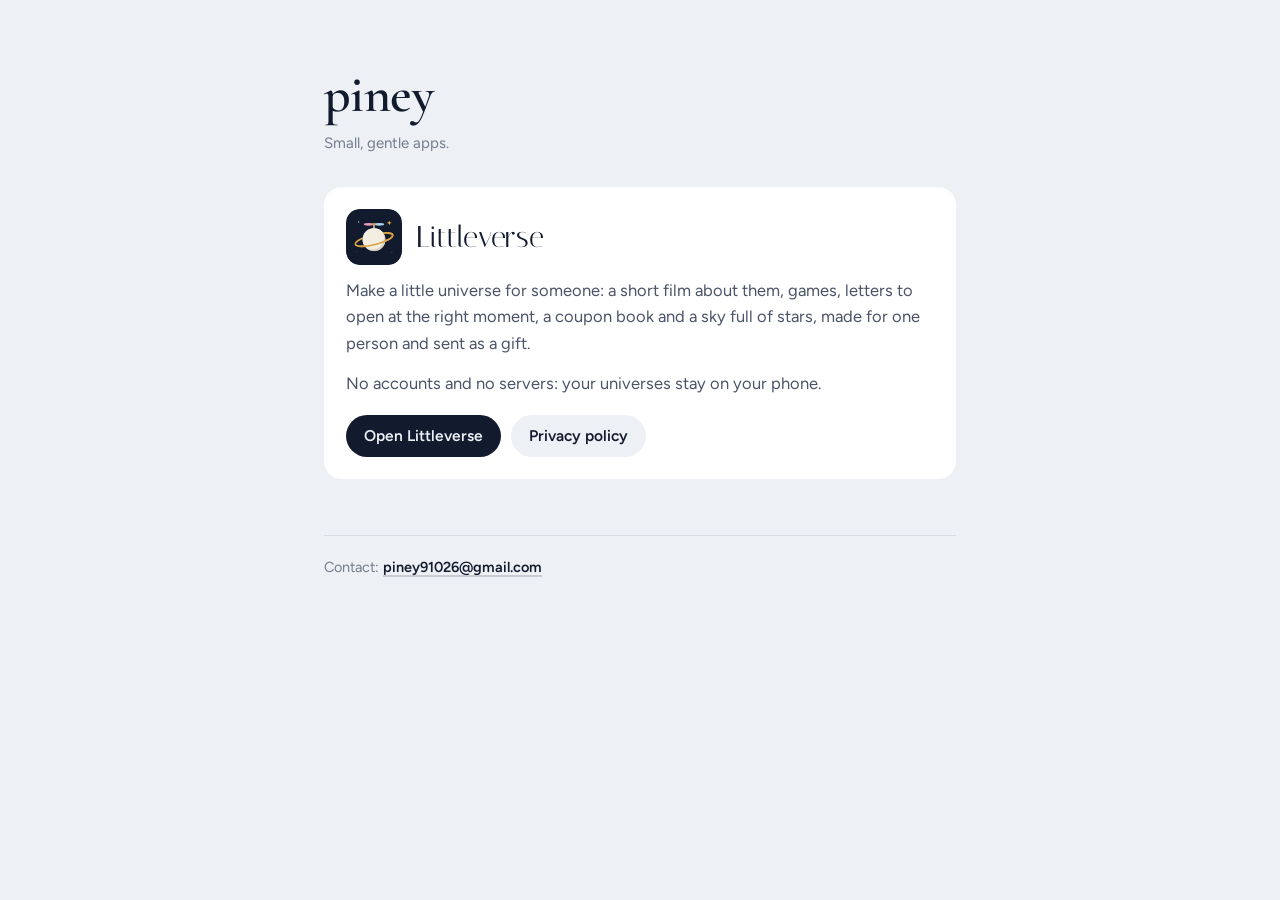
<file: index.html>
<!doctype html>
<html lang="en">
<head>
<meta charset="utf-8">
<meta name="viewport" content="width=device-width, initial-scale=1, viewport-fit=cover">
<title>piney</title>
<meta name="description" content="Small apps by piney, including Littleverse: make a little universe for someone.">
<meta name="theme-color" content="#edf0f4" media="(prefers-color-scheme: light)">
<meta name="theme-color" content="#0e1220" media="(prefers-color-scheme: dark)">
<meta name="color-scheme" content="light dark">
<meta name="referrer" content="no-referrer">
<link rel="icon" href="littleverse/assets/icon.svg" type="image/svg+xml">
<link rel="stylesheet" href="littleverse/css/fonts.css">
<style>
  :root{
    --canvas:#edf0f4; --surface:#fff; --ink:#121a2e; --ink-2:#4a5367; --ink-3:#737c90;
    --rule:rgba(18,26,46,.09); --rule-2:rgba(18,26,46,.17);
    --serif:"Cormorant Garamond",Georgia,"Times New Roman",serif;
    --sans:"Figtree",system-ui,-apple-system,"Segoe UI",Roboto,sans-serif;
    color-scheme:light;
  }
  @media (prefers-color-scheme:dark){
    :root{--canvas:#0e1220; --surface:#171c2b; --ink:#e8ebf2; --ink-2:#b3bacb; --ink-3:#8b93a7;
      --rule:rgba(232,235,242,.09); --rule-2:rgba(232,235,242,.2); color-scheme:dark}
  }
  *{box-sizing:border-box}
  html{-webkit-text-size-adjust:100%;text-size-adjust:100%}
  body{margin:0;background:var(--canvas);color:var(--ink);font-family:var(--sans);font-size:16.5px;line-height:1.6;-webkit-font-smoothing:antialiased}
  .page{max-width:42rem;margin:0 auto;padding:calc(env(safe-area-inset-top) + 28px) max(20px, env(safe-area-inset-right)) calc(env(safe-area-inset-bottom) + 56px) max(20px, env(safe-area-inset-left))}
  h1{font-family:var(--serif);font-weight:600;font-size:clamp(38px, 9vw, 52px);line-height:1.02;letter-spacing:-.012em;margin:40px 0 10px}
  .lede{margin:0;color:var(--ink-3);font-size:15px}
  .card{background:var(--surface);border-radius:18px;padding:22px;margin:32px 0 0}
  .app{display:flex;align-items:center;gap:14px;margin:0 0 12px}
  .app img{width:56px;height:56px;border-radius:14px}
  .app h2{font-family:"Italiana",Georgia,serif;font-weight:400;font-size:30px;line-height:1;margin:0}
  p{margin:0 0 14px;color:var(--ink-2)}
  .links{display:flex;flex-wrap:wrap;gap:10px;margin:18px 0 0}
  .btn{display:inline-block;border-radius:999px;padding:9px 18px;font-weight:600;font-size:15.5px;text-decoration:none;color:var(--ink);background:var(--canvas)}
  .btn.primary{background:var(--ink);color:var(--canvas)}
  .btn:hover{box-shadow:inset 0 0 0 1.5px var(--rule-2)}
  a{color:var(--ink);font-weight:600;text-decoration:underline;text-decoration-color:var(--rule-2);text-decoration-thickness:1.5px;text-underline-offset:3px;overflow-wrap:anywhere}
  :focus-visible{outline:2px solid var(--ink);outline-offset:2px;border-radius:6px}
  footer{margin-top:56px;padding-top:20px;border-top:1px solid var(--rule);color:var(--ink-3);font-size:14.5px}
  footer p{color:var(--ink-3)}
</style>
</head>
<body>
<main class="page">
<h1>piney</h1>
<p class="lede">Small, gentle apps.</p>

<section class="card">
  <div class="app"><img src="littleverse/assets/icon.svg" alt=""><h2>Littleverse</h2></div>
  <p>Make a little universe for someone: a short film about them, games, letters to open at the right moment, a coupon book and a sky full of stars, made for one person and sent as a gift.</p>
  <p>No accounts and no servers: your universes stay on your phone.</p>
  <div class="links">
    <a class="btn primary" href="littleverse/">Open Littleverse</a>
    <a class="btn" href="littleverse/privacy.html">Privacy policy</a>
  </div>
</section>

<footer>
  <p>Contact: <a href="mailto:piney91026@gmail.com">piney91026@gmail.com</a></p>
</footer>
</main>
</body>
</html>
</file>
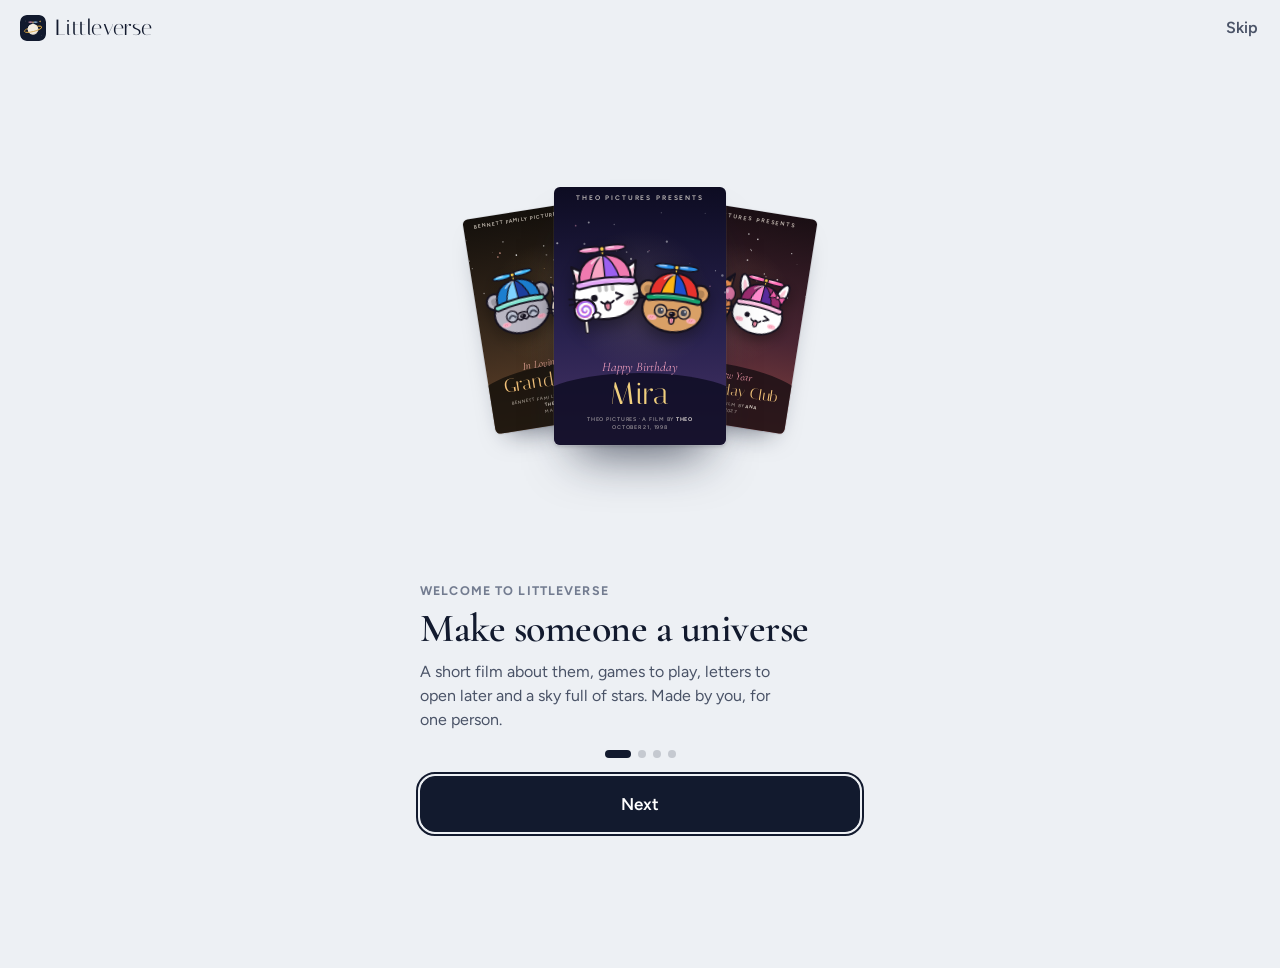
<file: littleverse/index.html>
<!doctype html>
<html lang="en">
<head>
<meta charset="utf-8">
<meta name="viewport" content="width=device-width, initial-scale=1, viewport-fit=cover">
<title>Littleverse</title>
<meta name="description" content="Make a little universe for someone: a film, games, letters and a sky full of stars, made just for them.">
<meta name="theme-color" content="#edf0f4">
<meta name="color-scheme" content="light">
<link rel="icon" href="assets/icon.svg" type="image/svg+xml">
<link rel="apple-touch-icon" href="assets/icon-180.png">
<link rel="manifest" href="manifest.webmanifest">
<meta name="apple-mobile-web-app-capable" content="yes">
<meta name="mobile-web-app-capable" content="yes">
<!-- iPhone Home Screen app: keep iOS's solid status bar. iOS tints it to match the page (its
     theme-color and background), which goes night while a universe plays. Not "black-translucent":
     since iOS 26 that blurs the top of the screen, headers included. -->
<meta name="apple-mobile-web-app-status-bar-style" content="default">
<meta name="apple-mobile-web-app-title" content="Littleverse">
<!-- Light or dark before the first paint, so the app never opens in the wrong color
     (js/shell/theme.js keeps it in step afterwards). -->
<script>try{var t=JSON.parse(localStorage.getItem('lv-settings')||'{}').theme;if(t==='dark'||(t!=='light'&&matchMedia('(prefers-color-scheme: dark)').matches)){document.documentElement.classList.add('dark');document.querySelector('meta[name=theme-color]').content='#0e1220';document.querySelector('meta[name=color-scheme]').content='dark'}}catch(e){}</script>
<link rel="stylesheet" href="css/fonts.css">
<link rel="stylesheet" href="css/base.css">
<link rel="stylesheet" href="css/app.css">
<link rel="preload" href="assets/fonts/figtree-latin-wght-normal.woff2" as="font" type="font/woff2" crossorigin>
<link rel="preload" href="assets/fonts/cormorant-garamond-latin-600-normal.woff2" as="font" type="font/woff2" crossorigin>
<link rel="modulepreload" href="js/main.js">
<link rel="modulepreload" href="js/core/dom.js">
<link rel="modulepreload" href="js/lib/db.js">
<link rel="modulepreload" href="js/lib/catalog.js">
<link rel="modulepreload" href="js/lib/dates.js">
<link rel="modulepreload" href="js/lib/lucide.js">
<link rel="modulepreload" href="js/shell/kit.js">
<link rel="modulepreload" href="js/shell/native.js">
<link rel="modulepreload" href="js/shell/theme.js">
<link rel="modulepreload" href="js/shell/home.js">
<link rel="modulepreload" href="js/shell/poster.js">
<link rel="modulepreload" href="js/core/cat.js">
<link rel="modulepreload" href="js/core/store.js">
</head>
<body>
<div id="app" aria-live="off"></div>
<div id="play" hidden></div>
<noscript><p style="padding:40px;text-align:center;font-family:system-ui;color:#121a2e">Littleverse needs JavaScript turned on.</p></noscript>
<script type="module" src="js/main.js"></script>
</body>
</html>
</file>
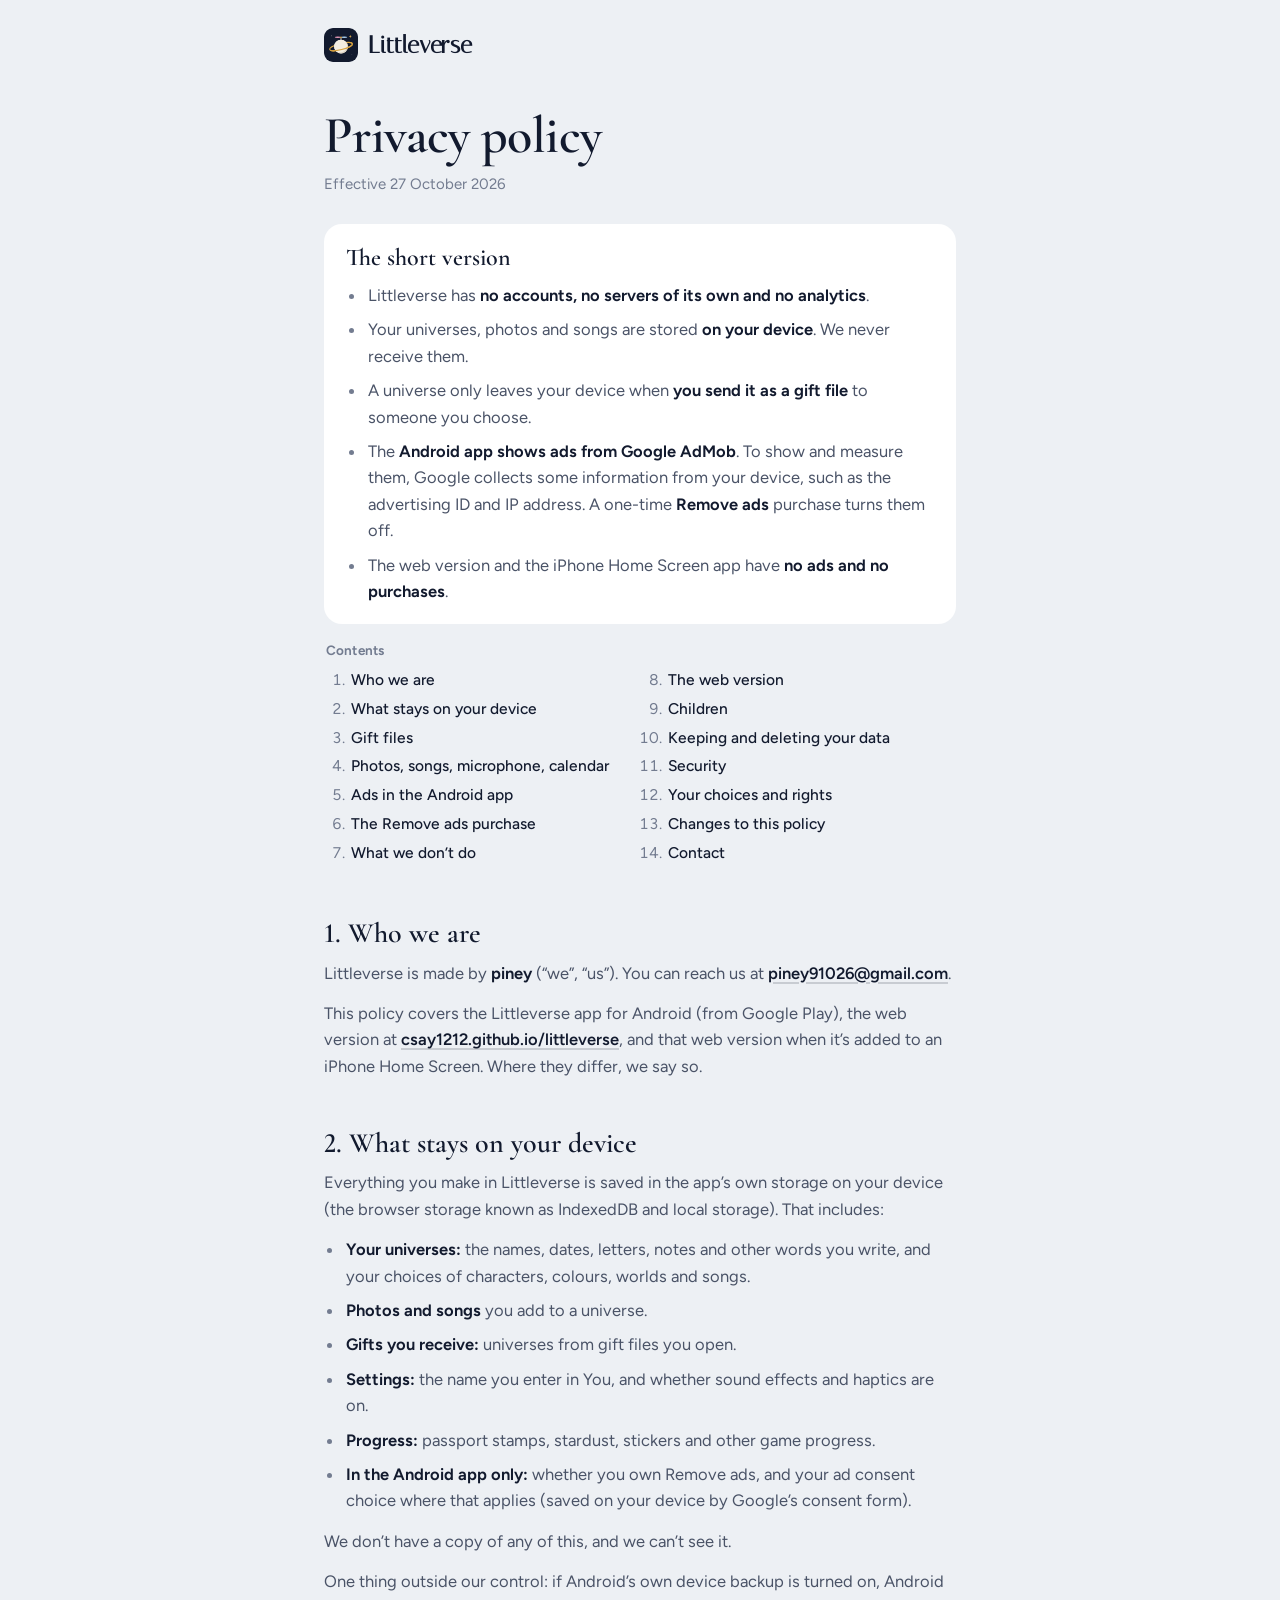
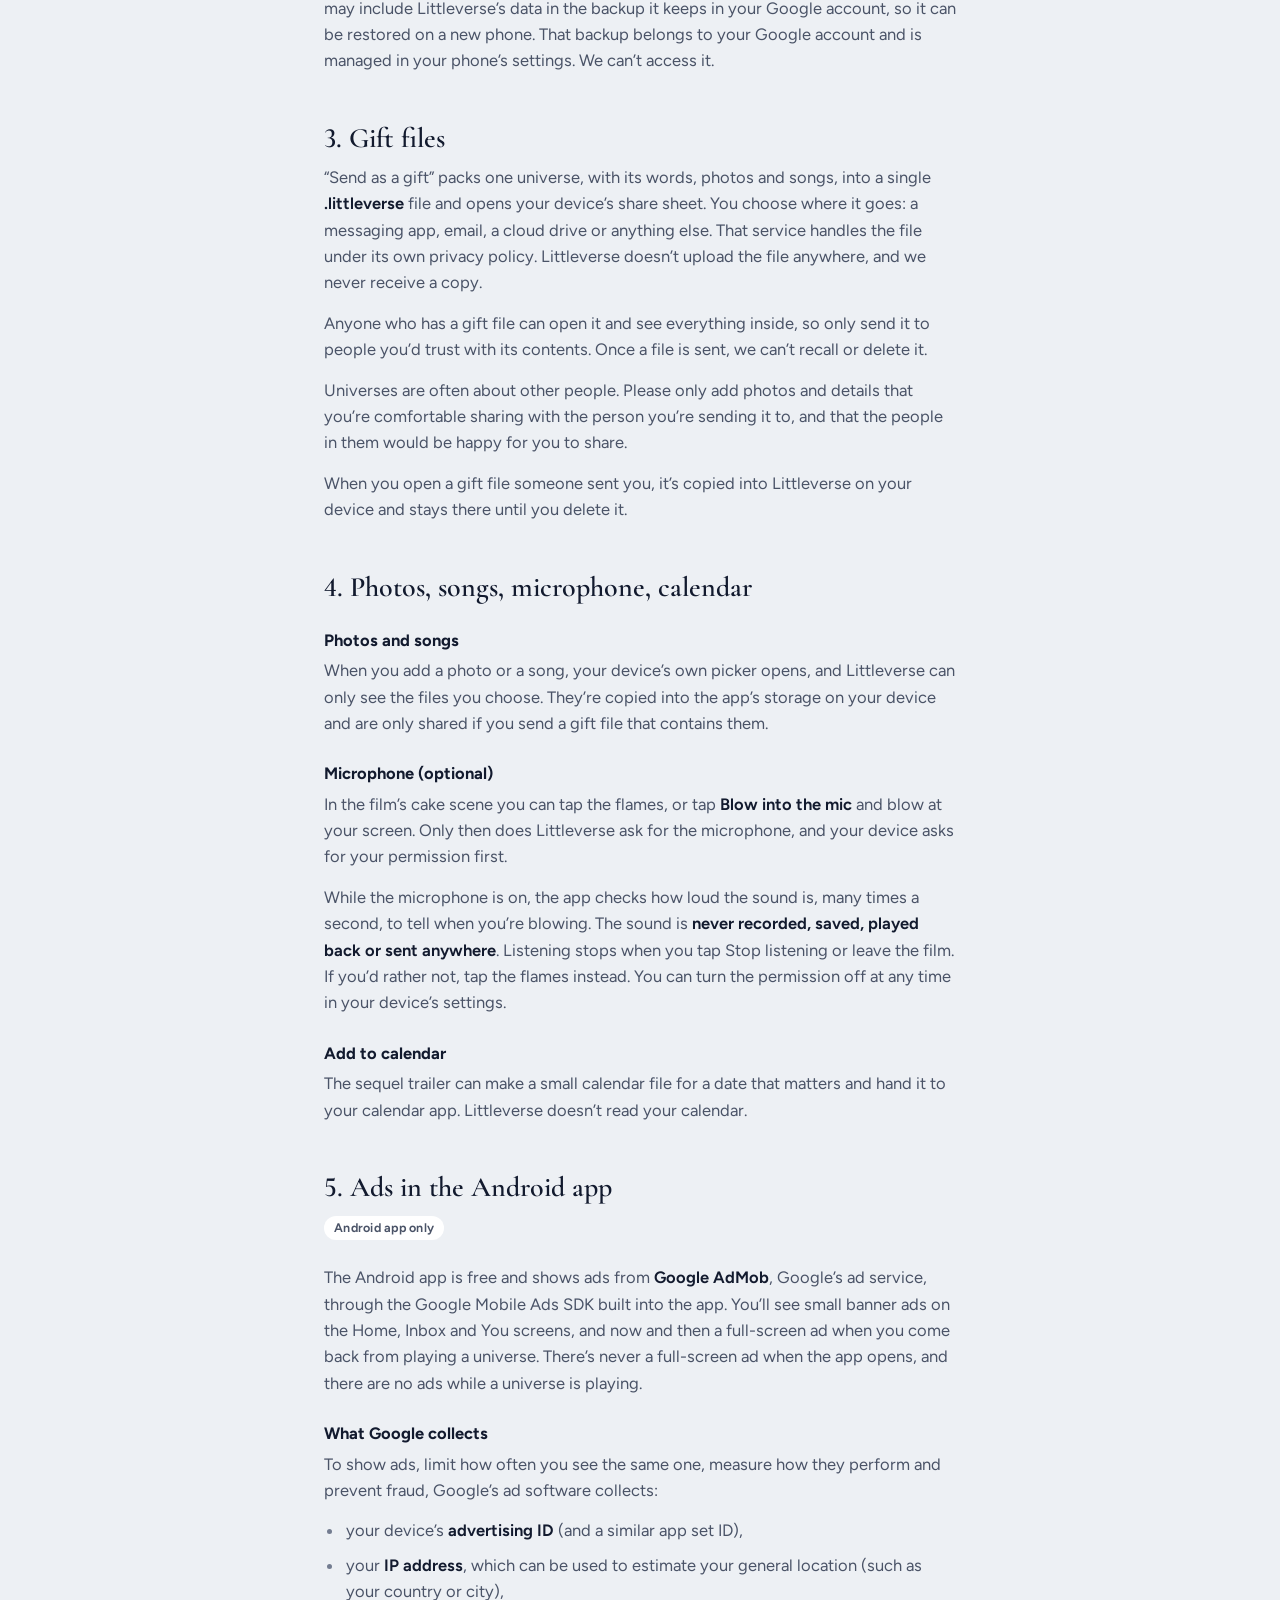
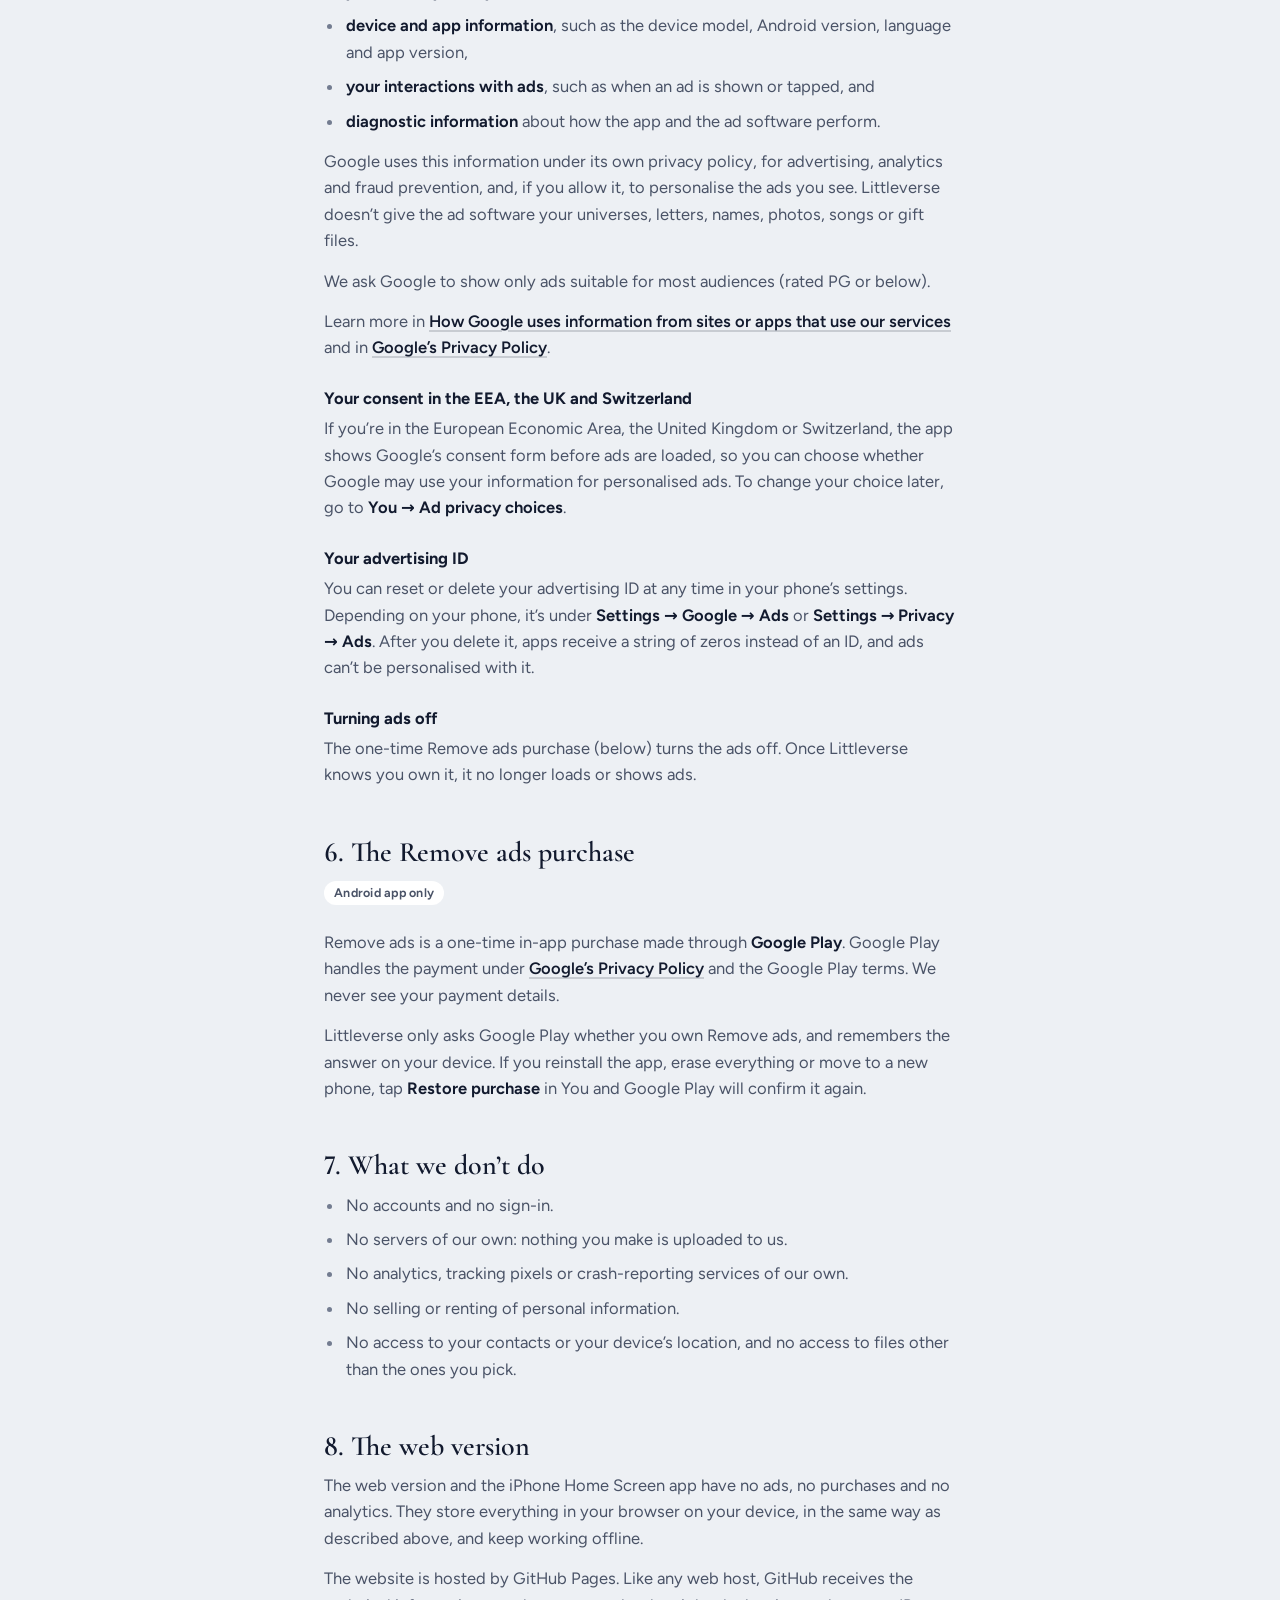
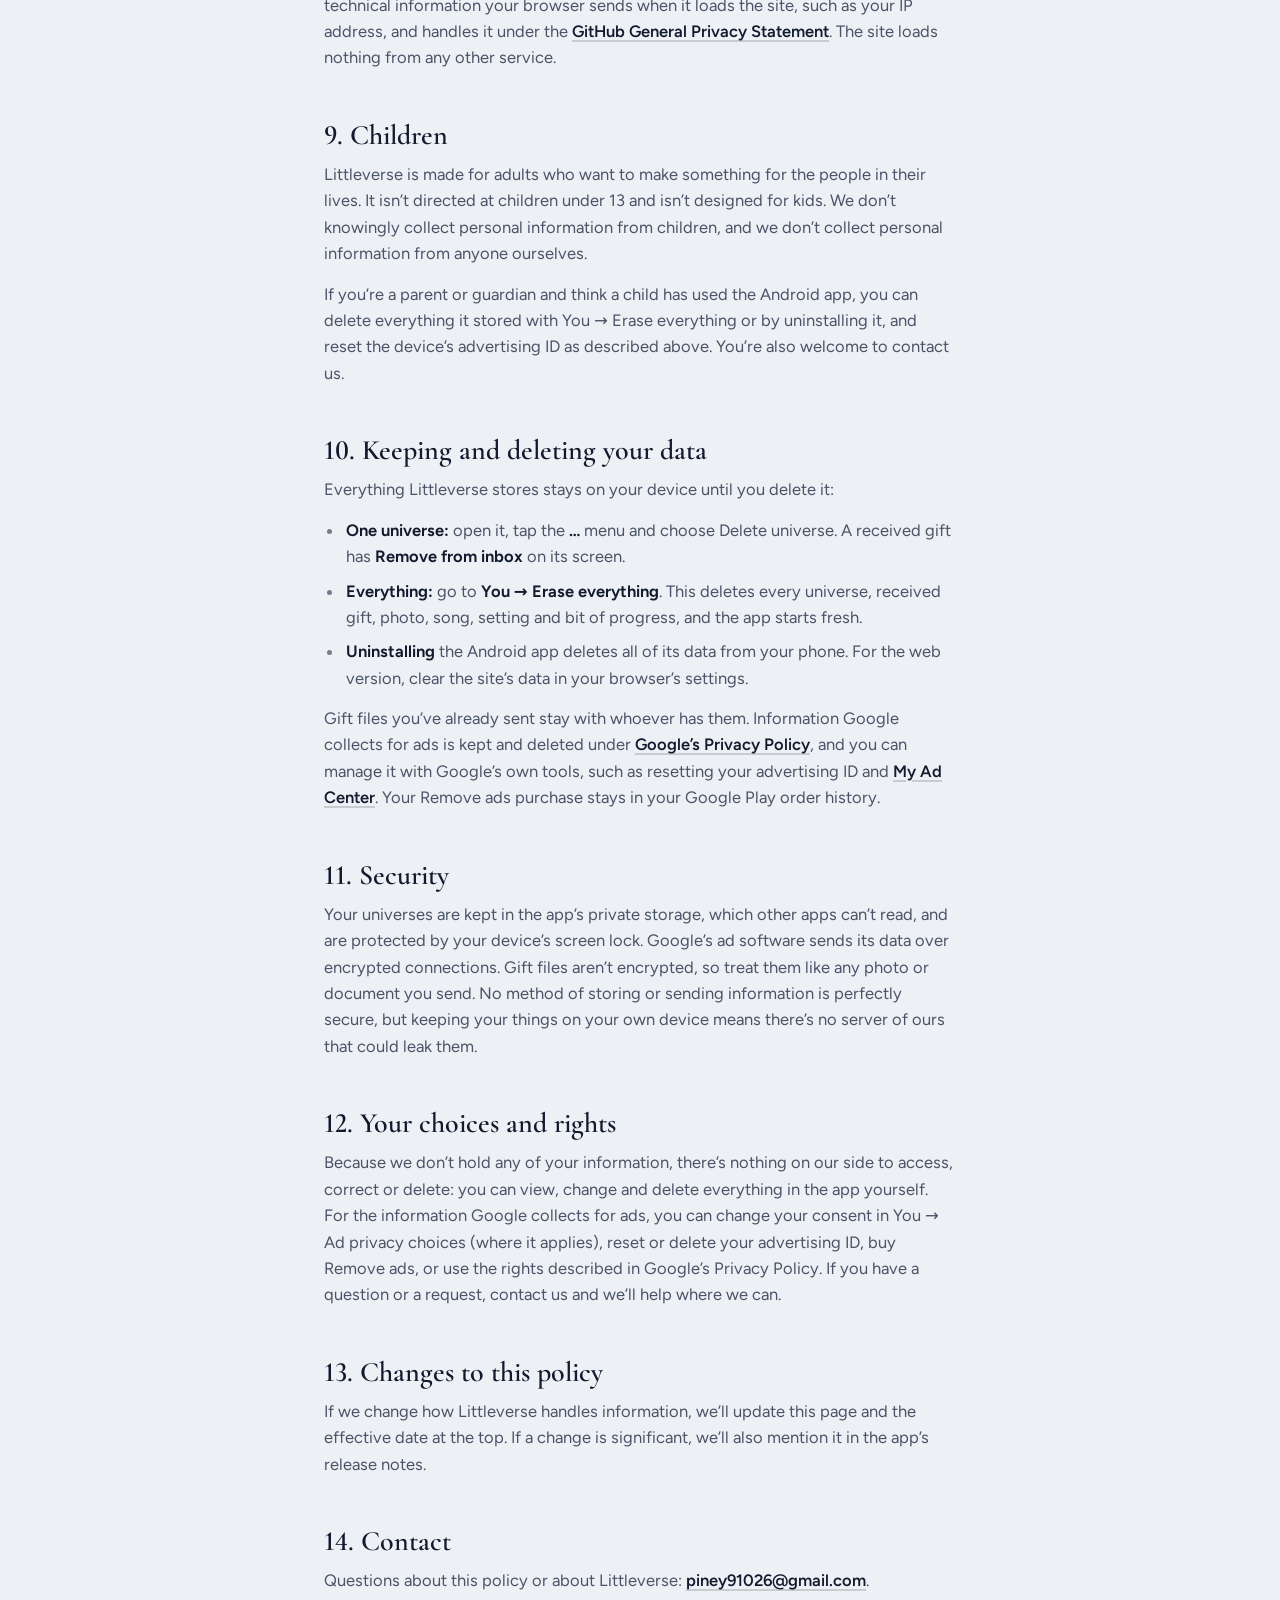
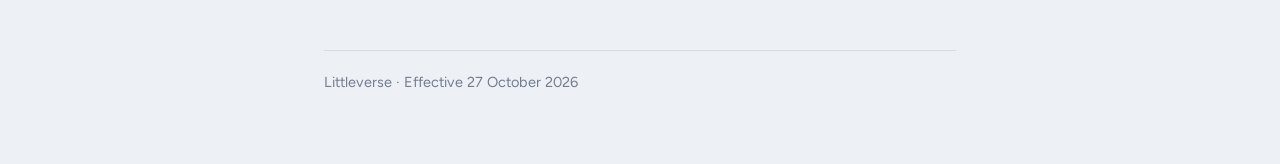
<file: littleverse/privacy.html>
<!doctype html>
<html lang="en">
<head>
<meta charset="utf-8">
<meta name="viewport" content="width=device-width, initial-scale=1, viewport-fit=cover">
<title>Privacy policy · Littleverse</title>
<meta name="description" content="How Littleverse handles your information: universes stay on your device, no accounts, no analytics. The Android app shows ads from Google AdMob.">
<meta name="theme-color" content="#edf0f4" media="(prefers-color-scheme: light)">
<meta name="theme-color" content="#0e1220" media="(prefers-color-scheme: dark)">
<meta name="color-scheme" content="light dark">
<meta name="referrer" content="no-referrer">
<link rel="icon" href="assets/icon.svg" type="image/svg+xml">
<link rel="stylesheet" href="css/fonts.css">
<style>
  :root{
    --canvas:#edf0f4; --surface:#fff; --ink:#121a2e; --ink-2:#4a5367; --ink-3:#737c90;
    --rule:rgba(18,26,46,.09); --rule-2:rgba(18,26,46,.17);
    --serif:"Cormorant Garamond",Georgia,"Times New Roman",serif;
    --sans:"Figtree",system-ui,-apple-system,"Segoe UI",Roboto,sans-serif;
    color-scheme:light;
  }
  @media (prefers-color-scheme:dark){
    :root{--canvas:#0e1220; --surface:#171c2b; --ink:#e8ebf2; --ink-2:#b3bacb; --ink-3:#8b93a7;
      --rule:rgba(232,235,242,.09); --rule-2:rgba(232,235,242,.2); color-scheme:dark}
  }
  *{box-sizing:border-box}
  html{-webkit-text-size-adjust:100%;text-size-adjust:100%}
  body{margin:0;background:var(--canvas);color:var(--ink);font-family:var(--sans);font-size:16.5px;line-height:1.6;-webkit-font-smoothing:antialiased;font-variant-numeric:lining-nums}
  .page{max-width:42rem;margin:0 auto;padding:calc(env(safe-area-inset-top) + 28px) max(20px, env(safe-area-inset-right)) calc(env(safe-area-inset-bottom) + 56px) max(20px, env(safe-area-inset-left))}
  .brand{display:inline-flex;align-items:center;gap:10px;color:var(--ink);text-decoration:none}
  .brand img{width:34px;height:34px;border-radius:9px}
  .brand span{font-family:"Italiana",Georgia,serif;font-size:24px;line-height:1}
  h1{font-family:var(--serif);font-weight:600;font-size:clamp(38px, 9vw, 52px);line-height:1.02;letter-spacing:-.012em;margin:40px 0 10px}
  .eff{margin:0;color:var(--ink-3);font-size:15px}
  h2{font-family:var(--serif);font-weight:600;font-size:28px;line-height:1.15;margin:48px 0 10px;scroll-margin-top:20px}
  h3{font-size:16.5px;font-weight:700;margin:24px 0 4px}
  p,li{color:var(--ink-2)}
  p{margin:0 0 14px}
  ul{margin:0 0 14px;padding-left:1.2em}
  li{margin:0 0 8px;padding-left:2px}
  li::marker{color:var(--ink-3)}
  strong{color:var(--ink);font-weight:650}
  a{color:var(--ink);font-weight:600;text-decoration:underline;text-decoration-color:var(--rule-2);text-decoration-thickness:1.5px;text-underline-offset:3px;overflow-wrap:anywhere}
  a:hover{text-decoration-color:var(--ink)}
  :focus-visible{outline:2px solid var(--ink);outline-offset:2px;border-radius:6px}
  .card{background:var(--surface);border-radius:18px;padding:20px 22px;margin:28px 0 0}
  .card h2{margin:0 0 10px;font-size:24px}
  .card ul{margin:0}
  .card li:last-child{margin-bottom:0}
  nav.toc{margin:16px 0 0;padding:0 2px}
  nav.toc p{margin:0 0 6px;font-size:13.5px;font-weight:650;color:var(--ink-3);letter-spacing:.01em}
  nav.toc ol{margin:0;padding-left:1.4em;columns:2 15rem;column-gap:28px}
  nav.toc li{margin:0 0 4px;break-inside:avoid;font-size:15.5px}
  nav.toc a{font-weight:500;text-decoration:none}
  nav.toc a:hover{text-decoration:underline}
  .tag{display:inline-block;font-size:12.5px;font-weight:650;letter-spacing:.02em;color:var(--ink-2);background:var(--surface);border-radius:999px;padding:2px 10px;margin:0 0 10px}
  footer{margin-top:56px;padding-top:20px;border-top:1px solid var(--rule);color:var(--ink-3);font-size:14.5px}
  footer p{color:var(--ink-3)}
</style>
</head>
<body>
<main class="page">

<a class="brand" href="./"><img src="assets/icon.svg" alt=""><span>Littleverse</span></a>

<h1>Privacy policy</h1>
<p class="eff">Effective 27 October 2026</p>

<section class="card" aria-labelledby="short">
  <h2 id="short">The short version</h2>
  <ul>
    <li>Littleverse has <strong>no accounts, no servers of its own and no analytics</strong>.</li>
    <li>Your universes, photos and songs are stored <strong>on your device</strong>. We never receive them.</li>
    <li>A universe only leaves your device when <strong>you send it as a gift file</strong> to someone you choose.</li>
    <li>The <strong>Android app shows ads from Google AdMob</strong>. To show and measure them, Google collects some information from your device, such as the advertising ID and IP address. A one-time <strong>Remove ads</strong> purchase turns them off.</li>
    <li>The web version and the iPhone Home Screen app have <strong>no ads and no purchases</strong>.</li>
  </ul>
</section>

<nav class="toc" aria-label="Contents">
  <p>Contents</p>
  <ol>
    <li><a href="#who">Who we are</a></li>
    <li><a href="#device">What stays on your device</a></li>
    <li><a href="#gifts">Gift files</a></li>
    <li><a href="#photos">Photos, songs, microphone, calendar</a></li>
    <li><a href="#ads">Ads in the Android app</a></li>
    <li><a href="#purchase">The Remove ads purchase</a></li>
    <li><a href="#not">What we don’t do</a></li>
    <li><a href="#web">The web version</a></li>
    <li><a href="#children">Children</a></li>
    <li><a href="#delete">Keeping and deleting your data</a></li>
    <li><a href="#security">Security</a></li>
    <li><a href="#rights">Your choices and rights</a></li>
    <li><a href="#changes">Changes to this policy</a></li>
    <li><a href="#contact">Contact</a></li>
  </ol>
</nav>

<h2 id="who">1. Who we are</h2>
<p>Littleverse is made by <strong>piney</strong> (“we”, “us”). You can reach us at <a href="mailto:piney91026@gmail.com">piney91026@gmail.com</a>.</p>
<p>This policy covers the Littleverse app for Android (from Google Play), the web version at <a href="https://csay1212.github.io/littleverse/">csay1212.github.io/littleverse</a>, and that web version when it’s added to an iPhone Home Screen. Where they differ, we say so.</p>

<h2 id="device">2. What stays on your device</h2>
<p>Everything you make in Littleverse is saved in the app’s own storage on your device (the browser storage known as IndexedDB and local storage). That includes:</p>
<ul>
  <li><strong>Your universes:</strong> the names, dates, letters, notes and other words you write, and your choices of characters, colours, worlds and songs.</li>
  <li><strong>Photos and songs</strong> you add to a universe.</li>
  <li><strong>Gifts you receive:</strong> universes from gift files you open.</li>
  <li><strong>Settings:</strong> the name you enter in You, and whether sound effects and haptics are on.</li>
  <li><strong>Progress:</strong> passport stamps, stardust, stickers and other game progress.</li>
  <li><strong>In the Android app only:</strong> whether you own Remove ads, and your ad consent choice where that applies (saved on your device by Google’s consent form).</li>
</ul>
<p>We don’t have a copy of any of this, and we can’t see it.</p>
<p>One thing outside our control: if Android’s own device backup is turned on, Android may include Littleverse’s data in the backup it keeps in your Google account, so it can be restored on a new phone. That backup belongs to your Google account and is managed in your phone’s settings. We can’t access it.</p>

<h2 id="gifts">3. Gift files</h2>
<p>“Send as a gift” packs one universe, with its words, photos and songs, into a single <strong>.littleverse</strong> file and opens your device’s share sheet. You choose where it goes: a messaging app, email, a cloud drive or anything else. That service handles the file under its own privacy policy. Littleverse doesn’t upload the file anywhere, and we never receive a copy.</p>
<p>Anyone who has a gift file can open it and see everything inside, so only send it to people you’d trust with its contents. Once a file is sent, we can’t recall or delete it.</p>
<p>Universes are often about other people. Please only add photos and details that you’re comfortable sharing with the person you’re sending it to, and that the people in them would be happy for you to share.</p>
<p>When you open a gift file someone sent you, it’s copied into Littleverse on your device and stays there until you delete it.</p>

<h2 id="photos">4. Photos, songs, microphone, calendar</h2>
<h3>Photos and songs</h3>
<p>When you add a photo or a song, your device’s own picker opens, and Littleverse can only see the files you choose. They’re copied into the app’s storage on your device and are only shared if you send a gift file that contains them.</p>
<h3>Microphone (optional)</h3>
<p>In the film’s cake scene you can tap the flames, or tap <strong>Blow into the mic</strong> and blow at your screen. Only then does Littleverse ask for the microphone, and your device asks for your permission first.</p>
<p>While the microphone is on, the app checks how loud the sound is, many times a second, to tell when you’re blowing. The sound is <strong>never recorded, saved, played back or sent anywhere</strong>. Listening stops when you tap Stop listening or leave the film. If you’d rather not, tap the flames instead. You can turn the permission off at any time in your device’s settings.</p>

<h3>Add to calendar</h3>
<p>The sequel trailer can make a small calendar file for a date that matters and hand it to your calendar app. Littleverse doesn’t read your calendar.</p>

<h2 id="ads">5. Ads in the Android app</h2>
<p><span class="tag">Android app only</span></p>
<p>The Android app is free and shows ads from <strong>Google AdMob</strong>, Google’s ad service, through the Google Mobile Ads SDK built into the app. You’ll see small banner ads on the Home, Inbox and You screens, and now and then a full-screen ad when you come back from playing a universe. There’s never a full-screen ad when the app opens, and there are no ads while a universe is playing.</p>
<h3>What Google collects</h3>
<p>To show ads, limit how often you see the same one, measure how they perform and prevent fraud, Google’s ad software collects:</p>
<ul>
  <li>your device’s <strong>advertising ID</strong> (and a similar app set ID),</li>
  <li>your <strong>IP address</strong>, which can be used to estimate your general location (such as your country or city),</li>
  <li><strong>device and app information</strong>, such as the device model, Android version, language and app version,</li>
  <li><strong>your interactions with ads</strong>, such as when an ad is shown or tapped, and</li>
  <li><strong>diagnostic information</strong> about how the app and the ad software perform.</li>
</ul>
<p>Google uses this information under its own privacy policy, for advertising, analytics and fraud prevention, and, if you allow it, to personalise the ads you see. Littleverse doesn’t give the ad software your universes, letters, names, photos, songs or gift files.</p>
<p>We ask Google to show only ads suitable for most audiences (rated PG or below).</p>
<p>Learn more in <a href="https://policies.google.com/technologies/partner-sites">How Google uses information from sites or apps that use our services</a> and in <a href="https://policies.google.com/privacy">Google’s Privacy Policy</a>.</p>
<h3>Your consent in the EEA, the UK and Switzerland</h3>
<p>If you’re in the European Economic Area, the United Kingdom or Switzerland, the app shows Google’s consent form before ads are loaded, so you can choose whether Google may use your information for personalised ads. To change your choice later, go to <strong>You → Ad privacy choices</strong>.</p>
<h3>Your advertising ID</h3>
<p>You can reset or delete your advertising ID at any time in your phone’s settings. Depending on your phone, it’s under <strong>Settings → Google → Ads</strong> or <strong>Settings → Privacy → Ads</strong>. After you delete it, apps receive a string of zeros instead of an ID, and ads can’t be personalised with it.</p>
<h3>Turning ads off</h3>
<p>The one-time Remove ads purchase (below) turns the ads off. Once Littleverse knows you own it, it no longer loads or shows ads.</p>

<h2 id="purchase">6. The Remove ads purchase</h2>
<p><span class="tag">Android app only</span></p>
<p>Remove ads is a one-time in-app purchase made through <strong>Google Play</strong>. Google Play handles the payment under <a href="https://policies.google.com/privacy">Google’s Privacy Policy</a> and the Google Play terms. We never see your payment details.</p>
<p>Littleverse only asks Google Play whether you own Remove ads, and remembers the answer on your device. If you reinstall the app, erase everything or move to a new phone, tap <strong>Restore purchase</strong> in You and Google Play will confirm it again.</p>

<h2 id="not">7. What we don’t do</h2>
<ul>
  <li>No accounts and no sign-in.</li>
  <li>No servers of our own: nothing you make is uploaded to us.</li>
  <li>No analytics, tracking pixels or crash-reporting services of our own.</li>
  <li>No selling or renting of personal information.</li>
  <li>No access to your contacts or your device’s location, and no access to files other than the ones you pick.</li>
</ul>

<h2 id="web">8. The web version</h2>
<p>The web version and the iPhone Home Screen app have no ads, no purchases and no analytics. They store everything in your browser on your device, in the same way as described above, and keep working offline.</p>
<p>The website is hosted by GitHub Pages. Like any web host, GitHub receives the technical information your browser sends when it loads the site, such as your IP address, and handles it under the <a href="https://docs.github.com/en/site-policy/privacy-policies/github-general-privacy-statement">GitHub General Privacy Statement</a>. The site loads nothing from any other service.</p>

<h2 id="children">9. Children</h2>
<p>Littleverse is made for adults who want to make something for the people in their lives. It isn’t directed at children under 13 and isn’t designed for kids. We don’t knowingly collect personal information from children, and we don’t collect personal information from anyone ourselves.</p>
<p>If you’re a parent or guardian and think a child has used the Android app, you can delete everything it stored with You → Erase everything or by uninstalling it, and reset the device’s advertising ID as described above. You’re also welcome to contact us.</p>

<h2 id="delete">10. Keeping and deleting your data</h2>
<p>Everything Littleverse stores stays on your device until you delete it:</p>
<ul>
  <li><strong>One universe:</strong> open it, tap the <strong>…</strong> menu and choose Delete universe. A received gift has <strong>Remove from inbox</strong> on its screen.</li>
  <li><strong>Everything:</strong> go to <strong>You → Erase everything</strong>. This deletes every universe, received gift, photo, song, setting and bit of progress, and the app starts fresh.</li>
  <li><strong>Uninstalling</strong> the Android app deletes all of its data from your phone. For the web version, clear the site’s data in your browser’s settings.</li>
</ul>
<p>Gift files you’ve already sent stay with whoever has them. Information Google collects for ads is kept and deleted under <a href="https://policies.google.com/privacy">Google’s Privacy Policy</a>, and you can manage it with Google’s own tools, such as resetting your advertising ID and <a href="https://myadcenter.google.com/">My Ad Center</a>. Your Remove ads purchase stays in your Google Play order history.</p>

<h2 id="security">11. Security</h2>
<p>Your universes are kept in the app’s private storage, which other apps can’t read, and are protected by your device’s screen lock. Google’s ad software sends its data over encrypted connections. Gift files aren’t encrypted, so treat them like any photo or document you send. No method of storing or sending information is perfectly secure, but keeping your things on your own device means there’s no server of ours that could leak them.</p>

<h2 id="rights">12. Your choices and rights</h2>
<p>Because we don’t hold any of your information, there’s nothing on our side to access, correct or delete: you can view, change and delete everything in the app yourself. For the information Google collects for ads, you can change your consent in You → Ad privacy choices (where it applies), reset or delete your advertising ID, buy Remove ads, or use the rights described in Google’s Privacy Policy. If you have a question or a request, contact us and we’ll help where we can.</p>

<h2 id="changes">13. Changes to this policy</h2>
<p>If we change how Littleverse handles information, we’ll update this page and the effective date at the top. If a change is significant, we’ll also mention it in the app’s release notes.</p>

<h2 id="contact">14. Contact</h2>
<p>Questions about this policy or about Littleverse: <a href="mailto:piney91026@gmail.com">piney91026@gmail.com</a>.</p>

<footer>
  <p>Littleverse · Effective 27 October 2026</p>
</footer>

</main>
</body>
</html>
</file>
<file: littleverse/css/fonts.css>
/* Self-hosted fonts (SIL Open Font License), from Fontsource. */
@font-face{font-family:"Italiana";src:url(../assets/fonts/italiana-latin-400-normal.woff2) format("woff2");font-weight:400;font-style:normal;font-display:swap}
@font-face{font-family:"Cormorant Garamond";src:url(../assets/fonts/cormorant-garamond-latin-400-normal.woff2) format("woff2");font-weight:400;font-style:normal;font-display:swap}
@font-face{font-family:"Cormorant Garamond";src:url(../assets/fonts/cormorant-garamond-latin-400-italic.woff2) format("woff2");font-weight:400;font-style:italic;font-display:swap}
@font-face{font-family:"Cormorant Garamond";src:url(../assets/fonts/cormorant-garamond-latin-500-normal.woff2) format("woff2");font-weight:500;font-style:normal;font-display:swap}
@font-face{font-family:"Cormorant Garamond";src:url(../assets/fonts/cormorant-garamond-latin-500-italic.woff2) format("woff2");font-weight:500;font-style:italic;font-display:swap}
@font-face{font-family:"Cormorant Garamond";src:url(../assets/fonts/cormorant-garamond-latin-600-normal.woff2) format("woff2");font-weight:600;font-style:normal;font-display:swap}
@font-face{font-family:"Cormorant Garamond";src:url(../assets/fonts/cormorant-garamond-latin-600-italic.woff2) format("woff2");font-weight:600;font-style:italic;font-display:swap}
@font-face{font-family:"JetBrains Mono";src:url(../assets/fonts/jetbrains-mono-latin-400-normal.woff2) format("woff2");font-weight:400;font-style:normal;font-display:swap}
@font-face{font-family:"JetBrains Mono";src:url(../assets/fonts/jetbrains-mono-latin-600-normal.woff2) format("woff2");font-weight:600;font-style:normal;font-display:swap}
@font-face{font-family:"Caveat";src:url(../assets/fonts/caveat-latin-500-normal.woff2) format("woff2");font-weight:500;font-style:normal;font-display:swap}
@font-face{font-family:"Caveat";src:url(../assets/fonts/caveat-latin-700-normal.woff2) format("woff2");font-weight:700;font-style:normal;font-display:swap}
@font-face{font-family:"Figtree";src:url(../assets/fonts/figtree-latin-wght-normal.woff2) format("woff2-variations");font-weight:300 900;font-style:normal;font-display:swap}
@font-face{font-family:"Figtree";src:url(../assets/fonts/figtree-latin-wght-italic.woff2) format("woff2-variations");font-weight:300 900;font-style:italic;font-display:swap}
/* Italiana's digits read like letters ("1" ≈ "I"). Borrow lining digits from Cormorant Garamond for display text. */
@font-face{font-family:"Italiana";src:url(../assets/fonts/cormorant-garamond-latin-500-normal.woff2) format("woff2");font-weight:400;font-style:normal;font-display:swap;unicode-range:U+0030-0039}
</file>
<file: littleverse/css/base.css>
/* =====================================================================
   The experience: shared design system for the film, map and worlds.
   It plays at night, but matte: inky skies, paper-white type, gold used
   like foil on a printed card. No glow, no HUD chrome. Colors are roles
   (--rose, --gold, --hud…) that each universe's theme redefines.
   ===================================================================== */
:root{
  --night:#0d0c22;
  --night-2:#13122e;
  --dusk:#29224f;
  --horizon:#4a3568;
  --rose:#e89ab9;
  --gold:#f0cf7e;
  --hud:#9fd8cf;
  --mint:#9fd8cf;
  --lilac:#b8a6f0;
  --peach:#f2a98d;
  --sky:#a9d0f0;
  --signal:#f26b5e;
  --paper:#f5efe6;
  --ink:#2a2140;
  --muted:#b4aed0;
  --line:color-mix(in srgb,var(--paper) 13%,transparent);
  --line-2:color-mix(in srgb,var(--paper) 22%,transparent);
  --card:color-mix(in srgb,var(--night-2) 82%,transparent);
  --card-2:color-mix(in srgb,var(--night-2) 94%,var(--dusk));
  --f-display:"Cormorant Garamond","Garamond","Times New Roman",serif;
  --f-marquee:"Italiana","Didot","Bodoni 72",Georgia,serif;
  --f-body:"Cormorant Garamond","Garamond","Times New Roman",serif;
  --f-ui:"Figtree",system-ui,-apple-system,"Segoe UI",Roboto,sans-serif;
  --f-mono:"Figtree",system-ui,-apple-system,"Segoe UI",Roboto,sans-serif;
  --f-hand:"Caveat","Segoe Print","Bradley Hand",cursive;
  --r:14px;
  --bar-h:58px;
  /* the system bars; --sa-* come from the Android app, where older WebViews leave env() at 0 */
  --safe-t:max(env(safe-area-inset-top,0px),var(--sa-t,0px));
  --safe-r:max(env(safe-area-inset-right,0px),var(--sa-r,0px));
  --safe-b:max(env(safe-area-inset-bottom,0px),var(--sa-b,0px));
  --safe-l:max(env(safe-area-inset-left,0px),var(--sa-l,0px));
}
*{box-sizing:border-box}
html{-webkit-text-size-adjust:100%;scroll-behavior:smooth}
html.no-smooth{scroll-behavior:auto}
body{margin:0;background:var(--night);color:var(--paper);font-family:var(--f-body);font-size:20px;line-height:1.55;overflow-x:hidden;font-variant-numeric:lining-nums;
  -webkit-tap-highlight-color:transparent;min-height:100vh;min-height:100dvh}
body.playing{color-scheme:dark}
body.lock-scroll{overflow:hidden}
h1,h2,h3,h4{font-family:var(--f-display);font-weight:600;text-wrap:balance;margin:0;letter-spacing:-.005em}
p{margin:0}
a{color:var(--gold)}
button,input,textarea,select{font:inherit;color:inherit}
button{cursor:pointer}
img{max-width:100%}
[hidden]{display:none!important}
:focus-visible{outline:2px solid var(--paper);outline-offset:3px;border-radius:6px}
.sr{position:absolute!important;width:1px;height:1px;overflow:hidden;clip:rect(0 0 0 0);white-space:nowrap}
.mono{font-family:var(--f-ui);font-variant-numeric:tabular-nums}
.hand{font-family:var(--f-hand)}
.marquee{font-family:var(--f-marquee);font-weight:var(--f-marquee-w,400)}

/* ---------- background sky + overlays ---------- */
#sky{position:fixed;inset:0;width:100%;height:100%;z-index:0;pointer-events:none;
  background:radial-gradient(120% 80% at 50% 110%, var(--horizon) 0%, var(--dusk) 35%, var(--night) 75%)}
#confetti{position:fixed;inset:0;width:100%;height:100%;pointer-events:none;z-index:60}
#view{position:relative;z-index:1;min-height:100vh;min-height:100dvh}

/* ---------- buttons: paper on night, sentence case ---------- */
.btn{display:inline-flex;align-items:center;justify-content:center;gap:8px;min-height:48px;border:1px solid var(--line-2);background:transparent;color:var(--paper);
  padding:10px 22px;border-radius:14px;font-family:var(--f-ui);font-size:16px;font-weight:600;letter-spacing:0;line-height:1.2;text-transform:none;text-decoration:none;
  transition:background .2s,color .2s,transform .15s,border-color .2s;white-space:nowrap;-webkit-user-select:none;user-select:none;max-width:100%}
@media (max-width:480px){ .btn{white-space:normal;text-align:center;line-height:1.25} }
.btn:hover{border-color:color-mix(in srgb,var(--paper) 45%,transparent)}
.btn:active{transform:scale(.97)}
.btn:disabled{opacity:.45;cursor:not-allowed}
.btn.solid{background:var(--paper);border-color:var(--paper);color:var(--night)}
.btn.solid:hover{background:color-mix(in srgb,var(--paper) 90%,var(--gold))}
.btn.rose{border-color:color-mix(in srgb,var(--rose) 60%,transparent);color:var(--rose)}
.btn.rose.solid{background:var(--rose);border-color:var(--rose);color:var(--night)}
.btn.hud{border-color:var(--line-2);color:var(--paper)}
.btn.hud.solid{background:var(--paper);border-color:var(--paper);color:var(--night)}
.btn.ghost{border-color:var(--line);color:color-mix(in srgb,var(--paper) 78%,transparent)}
.btn.ghost:hover{background:color-mix(in srgb,var(--paper) 6%,transparent);color:var(--paper)}
.btn.small{min-height:38px;padding:6px 14px;font-size:14px;border-radius:11px}
.btn.big{min-height:54px;padding:14px 28px;font-size:17px;border-radius:15px}
.icon-btn{width:44px;height:44px;border-radius:50%;display:inline-grid;place-items:center;padding:0;border:1px solid var(--line);background:color-mix(in srgb,var(--night-2) 88%,transparent);color:var(--paper);
  transition:background .2s,color .2s,border-color .2s;flex:none}
.icon-btn:hover{border-color:var(--line-2)}
.icon-btn svg{width:20px;height:20px;fill:none;stroke:currentColor;stroke-width:1.8;stroke-linecap:round;stroke-linejoin:round}
.row{display:flex;gap:12px;flex-wrap:wrap;align-items:center}
.center{text-align:center;justify-content:center}
.grow{flex:1}

/* ---------- type helpers ---------- */
.kicker{font-family:var(--f-body);font-style:italic;font-weight:500;font-size:19px;line-height:1.3;letter-spacing:0;text-transform:none;color:var(--gold)}
.kicker.rose{color:var(--rose)}.kicker.gold{color:var(--gold)}.kicker.muted{color:var(--muted)}
.lede{max-width:62ch;color:var(--paper)}
.lede em{color:var(--gold)}
.hint{font-size:17px;color:var(--muted);font-style:italic}
.fine{font-family:var(--f-ui);font-size:12.5px;letter-spacing:0;line-height:1.55;color:color-mix(in srgb,var(--muted) 85%,transparent)}

/* ---------- cards ---------- */
.card{border:1px solid var(--line);border-radius:var(--r);background:var(--card);padding:20px;min-width:0}
.card.glow{border-color:var(--line-2)}

/* =====================================================================
   World frame: the header bar every world gets (back · title · music · stardust)
   ===================================================================== */
.world{position:relative;min-height:100vh;min-height:100dvh;display:flex;flex-direction:column}
.wbar{position:sticky;top:0;z-index:20;display:flex;align-items:center;gap:8px;
  padding:calc(8px + var(--safe-t)) max(12px,var(--safe-r)) 8px max(12px,var(--safe-l));
  min-height:var(--bar-h);background:var(--night);border-bottom:1px solid var(--line)}
.wbar .back{display:inline-flex;align-items:center;gap:6px;height:40px;padding:0 14px 0 10px;border-radius:999px;border:1px solid var(--line);background:transparent;color:var(--paper);
  font-family:var(--f-ui);font-size:14px;font-weight:600;letter-spacing:0;text-transform:none;flex:none;text-decoration:none}
.wbar .back:hover{border-color:var(--line-2)}
.wbar .back svg{width:16px;height:16px;fill:none;stroke:currentColor;stroke-width:2;stroke-linecap:round;stroke-linejoin:round}
.wbar .wtitle{flex:1;min-width:0;display:grid;gap:1px;align-content:center;padding:1px 0 2px 2px}
.wbar .wtitle b{display:block;font-family:var(--f-display);font-weight:600;font-size:clamp(20px,5.6vw,24px);line-height:28px;height:28px;letter-spacing:-.005em;white-space:nowrap;overflow:hidden;text-overflow:ellipsis}
.wbar .wgoal{display:flex;align-items:flex-start;gap:5px;min-width:0;font-family:var(--f-ui);font-size:12.5px;font-weight:500;line-height:16px;letter-spacing:0;color:color-mix(in srgb,var(--paper) 62%,transparent)}
.wbar .wg-ic{flex:none;width:13px;height:13px;margin-top:1.5px;color:var(--gold)}
.wbar .wg-ic svg{width:100%;height:100%;display:block}
.wbar .wg-tx{min-width:0;display:-webkit-box;-webkit-box-orient:vertical;-webkit-line-clamp:2;overflow:hidden;overflow-wrap:break-word}
.wbar .wgoal.done{color:var(--gold)}
.wbar .icon-btn{width:40px;height:40px}
.dust{display:inline-flex;align-items:center;gap:6px;height:40px;padding:0 13px;border-radius:999px;border:1px solid var(--line);background:transparent;
  color:var(--gold);font-family:var(--f-ui);font-size:14px;font-weight:650;font-variant-numeric:tabular-nums;flex:none;cursor:pointer}
.dust .gem{display:inline-block}
.dust.bump{animation:bump .5s ease-out}
@keyframes bump{30%{transform:scale(1.15)}}
.mus-btn[aria-pressed=true]{border-color:color-mix(in srgb,var(--gold) 60%,transparent);color:var(--gold)}
.wbody{flex:1;position:relative;width:100%;max-width:1100px;margin:0 auto;padding:18px max(16px,var(--safe-l)) calc(40px + var(--safe-b))}
.wbody.full{max-width:none;padding:0}
.wintro{display:grid;gap:8px;margin-bottom:16px}
.wintro h2{font-size:clamp(34px,6vw,52px);line-height:1.02}
@media (max-width:520px){
  body{font-size:18px}
  .wbar .back span{display:none}
  .wbar .back{padding:0 10px;width:40px;justify-content:center}
  .dust{padding:0 10px}
}

/* =====================================================================
   Game stage: a framed play area + overlay cards (start / pause / results)
   ===================================================================== */
.stage-wrap{position:relative;border:1px solid var(--line);border-radius:16px;overflow:hidden;background:linear-gradient(180deg,color-mix(in srgb,var(--night) 80%,transparent),color-mix(in srgb,var(--dusk) 70%,transparent));
  touch-action:none;-webkit-user-select:none;user-select:none}
.stage-wrap canvas{display:block;width:100%;height:100%}
.ghud{position:absolute;left:12px;right:12px;top:10px;display:flex;justify-content:space-between;align-items:flex-start;gap:10px;pointer-events:none;
  font-family:var(--f-ui);font-size:12.5px;font-weight:600;letter-spacing:.01em;text-transform:none;color:color-mix(in srgb,var(--paper) 80%,transparent);z-index:2}
.ghud b{font-size:22px;font-weight:700;color:var(--gold);letter-spacing:0;display:block;font-variant-numeric:tabular-nums}
.overlay{position:absolute;inset:0;z-index:5;display:grid;place-items:center;padding:20px;background:color-mix(in srgb,var(--night) 74%,transparent);animation:ovIn .25s ease-out}
@keyframes ovIn{from{opacity:0}}
.ocard{width:min(440px,100%);display:grid;gap:14px;justify-items:center;text-align:center;padding:26px 22px;border-radius:20px;background:var(--card-2);border:1px solid var(--line);
  box-shadow:0 24px 60px rgba(0,0,0,.45);max-height:100%;overflow:auto}
.ocard h3{font-size:clamp(30px,6vw,40px);line-height:1.02;color:var(--paper)}
.ocard p:where(:not(.fine):not(.kicker):not(.hint)){color:var(--muted);font-size:18px;line-height:1.42}
.ocard .big-score{font-family:var(--f-display);font-weight:600;font-size:56px;color:var(--gold);line-height:1;font-variant-numeric:lining-nums tabular-nums}
.ocard .row{justify-content:center}
.keys{display:inline-flex;gap:6px;flex-wrap:wrap;justify-content:center;font-family:var(--f-ui);font-size:12px;color:var(--muted)}
.keys kbd{font:inherit;border:1px solid var(--line-2);border-bottom-width:2px;border-radius:5px;padding:1px 6px;color:var(--paper)}
.newbest{font-family:var(--f-ui);font-size:13px;font-weight:700;letter-spacing:.01em;text-transform:none;color:var(--night);background:var(--gold);padding:4px 11px;border-radius:999px;animation:bump .6s ease-out}

/* ---------- segmented choices / pills ---------- */
.seg{display:inline-flex;flex-wrap:wrap;gap:4px;padding:4px;border-radius:14px;border:1px solid var(--line);background:color-mix(in srgb,var(--night) 60%,transparent)}
.seg button{border:0;background:none;color:var(--muted);height:36px;padding:0 14px;border-radius:10px;font-family:var(--f-ui);font-size:14px;font-weight:600;letter-spacing:0;text-transform:none}
.seg button[aria-pressed=true]{background:var(--paper);color:var(--night)}

/* =====================================================================
   Dock (film + map): one solid capsule (leave · map/film · soundtrack · skip)
   ===================================================================== */
.dock{position:fixed;left:50%;right:auto;transform:translateX(-50%);bottom:calc(14px + var(--safe-b));z-index:30;display:flex;align-items:center;gap:0;padding:4px;border-radius:999px;
  background:var(--night-2);border:1px solid var(--line-2);box-shadow:0 12px 32px rgba(0,0,0,.45);max-width:calc(100vw - 24px);transition:opacity .3s,transform .3s}
body.in-world .dock{opacity:0;pointer-events:none;transform:translate(-50%,20px)}
.music{display:flex;align-items:center;gap:9px;height:44px;border:0;background:transparent;border-radius:999px;padding:0 14px;color:var(--paper);
  font-family:var(--f-ui);font-size:14px;font-weight:600;letter-spacing:0;text-transform:none;max-width:min(42vw,220px)}
.music span:last-child{white-space:nowrap;overflow:hidden;text-overflow:ellipsis}
.eq{display:flex;gap:2px;align-items:flex-end;height:14px;flex:none}
.eq i{width:3px;height:4px;background:currentColor;border-radius:1px}
.on .eq i,.eq.on i{animation:eq .8s ease-in-out infinite alternate}
.on .eq i:nth-child(2),.eq.on i:nth-child(2){animation-delay:-.3s}
.on .eq i:nth-child(3),.eq.on i:nth-child(3){animation-delay:-.55s}
@keyframes eq{to{height:14px}}
.dock .round{width:44px;height:44px;border-radius:50%;display:grid;place-items:center;padding:0;border:0;background:transparent;color:var(--paper);transition:background .2s,color .2s}
.dock .round:hover,.dock .round.verse:hover{background:color-mix(in srgb,var(--paper) 9%,transparent)}
.dock .round svg{width:18px;height:18px;fill:currentColor}
.dock .round.verse{width:auto;padding:0 14px 0 12px;border-radius:999px;display:flex;gap:8px;color:var(--paper);font-family:var(--f-ui);font-size:14px;font-weight:600;letter-spacing:0;text-transform:none;white-space:nowrap}
.dock .round.verse span{display:inline!important}
.dock .round.verse svg{width:19px;height:19px;fill:none;stroke:currentColor;stroke-width:1.7}
.dock .round.verse.pulse{animation:pulseVerse 2.4s ease-in-out infinite}
@keyframes pulseVerse{50%{background:color-mix(in srgb,var(--paper) 12%,transparent)}}
.dock .music.on{background:color-mix(in srgb,var(--gold) 14%,transparent);color:var(--gold)}
.dock > * + *{position:relative}
.dock > * + *::after{content:"";position:absolute;left:0;top:12px;bottom:12px;width:1px;background:var(--line);pointer-events:none}
.dock #skipBtn{display:none}
.dock .music.on ~ #skipBtn,.dock #skipBtn.show{display:grid}
.dock #homeBtn{color:var(--muted)}
.dock .music:not(.on) .eq{display:none}
.dock .music:not(.on)::before{content:"♪";font-size:16px;line-height:1;margin-right:-2px}
@media (max-width:560px){ .dock .round.verse{padding:0 12px} }
body.dock-tuck .dock{transform:translate(-50%,calc(100% + 30px));opacity:0;pointer-events:none}
/* leave room for the dock at the end of scrolling pages */
body.in-film #view,body.in-map #view{padding-bottom:calc(76px + var(--safe-b))}
/* content fades out under the floating dock */
body.in-film #play::after,body.in-map #play::after{content:"";position:fixed;left:0;right:0;bottom:0;height:calc(96px + var(--safe-b));z-index:29;pointer-events:none;
  background:linear-gradient(color-mix(in srgb,var(--night) 0%,transparent),color-mix(in srgb,var(--night) 90%,transparent) 70%);transition:opacity .3s}
body.dock-tuck #play::after{opacity:0}

/* =====================================================================
   Transitions: an old-film iris between scenes
   ===================================================================== */
#iris{position:fixed;inset:0;z-index:80;pointer-events:none;background:#05040c;clip-path:circle(150% at var(--ix,50%) var(--iy,50%));opacity:0}
#iris.closing{opacity:1;animation:irisClose .2s cubic-bezier(.6,0,.4,1) forwards}
#iris.opening{opacity:1;animation:irisOpen .38s cubic-bezier(.3,0,.2,1) forwards}
@keyframes irisClose{from{clip-path:circle(0% at var(--ix,50%) var(--iy,50%))}to{clip-path:circle(150% at var(--ix,50%) var(--iy,50%))}}
@keyframes irisOpen{from{clip-path:polygon(0 0,100% 0,100% 100%,0 100%)}to{clip-path:polygon(50% 50%,50% 50%,50% 50%,50% 50%)}}
.loading{position:fixed;inset:0;z-index:81;display:grid;place-items:center;pointer-events:none;opacity:0;transition:opacity .2s}
.loading.on{opacity:1}
.reel{width:42px;height:42px;border-radius:50%;border:2px solid color-mix(in srgb,var(--paper) 70%,transparent);position:relative;animation:spin 1s linear infinite}
.reel::before{content:"";position:absolute;inset:8px;border-radius:50%;border:2px dashed color-mix(in srgb,var(--paper) 40%,transparent)}
@keyframes spin{to{transform:rotate(360deg)}}

/* ---------- toast: a solid caption card, legible over paper and sky alike ---------- */
.toast{position:fixed;left:50%;top:calc(78px + var(--safe-t));transform:translate(-50%,-14px) scale(.98);opacity:0;z-index:90;pointer-events:none;
  background:var(--night-2);color:var(--paper);border:1px solid var(--line-2);
  padding:11px 18px 12px;border-radius:14px;font-family:var(--f-ui);font-size:15px;font-weight:550;line-height:1.38;max-width:min(calc(100vw - 32px),440px);width:max-content;
  transition:opacity .25s,transform .3s cubic-bezier(.2,.8,.2,1);box-shadow:0 14px 40px rgba(0,0,0,.5);text-align:center;text-wrap:balance}
.toast.on{opacity:1;transform:translate(-50%,0) scale(1)}

/* ---------- floating +stardust ---------- */
.fly{position:fixed;z-index:85;pointer-events:none;font-family:var(--f-ui);font-weight:700;font-size:16px;color:var(--gold);white-space:nowrap;will-change:transform,opacity}

/* =====================================================================
   Modal (passport, sticker details, etc.)
   ===================================================================== */
.modal-wrap{position:fixed;inset:0;z-index:70;display:grid;align-items:end;justify-items:center;background:color-mix(in srgb,var(--night) 72%,transparent);opacity:0;transition:opacity .22s}
.modal-wrap.open{opacity:1}
.modal{width:100%;max-width:720px;max-height:92dvh;max-height:92vh;overflow:auto;background:var(--night-2);border:1px solid var(--line);border-bottom:0;border-radius:24px 24px 0 0;
  padding:30px 18px calc(22px + var(--safe-b));transform:translateY(40px);transition:transform .3s cubic-bezier(.2,.8,.2,1);overscroll-behavior:contain;position:relative;
  box-shadow:0 -18px 60px rgba(0,0,0,.45)}
.modal::before{content:"";position:absolute;left:50%;top:9px;width:38px;height:5px;margin-left:-19px;border-radius:3px;background:color-mix(in srgb,var(--paper) 22%,transparent)}
.modal-wrap.open .modal{transform:none}
.modal .x{position:absolute;right:16px;top:20px;z-index:3;width:40px;height:40px;background:color-mix(in srgb,var(--paper) 8%,transparent);border-color:transparent;color:color-mix(in srgb,var(--paper) 82%,transparent)}
.modal .x svg{width:18px;height:18px}
.modal h3{font-size:clamp(30px,6vw,38px);color:var(--paper);padding-right:52px;line-height:1.05}
@media (min-width:760px){ .modal-wrap{align-items:center;padding:20px} .modal{border-radius:24px;border-bottom:1px solid var(--line);padding:30px 28px 28px} .modal::before{display:none} }

/* =====================================================================
   Passport stamp popup
   ===================================================================== */
.stamp-pop{position:fixed;inset:0;z-index:88;display:grid;place-items:center;pointer-events:none;background:color-mix(in srgb,var(--night) 86%,transparent);animation:fadeIn .25s ease both}
@keyframes fadeIn{from{opacity:0}}
.stamp-pop .stmp{transform:scale(2.6) rotate(-30deg);opacity:0;animation:stampIn .5s cubic-bezier(.2,1.3,.4,1) forwards}
.stamp-pop.out{animation:fadeOut .5s ease-in forwards}
@keyframes stampIn{60%{opacity:1}100%{transform:scale(1) rotate(-12deg);opacity:1}}
@keyframes fadeOut{to{opacity:0;transform:translateY(-20px)}}
.stmp{--sc:var(--rose);width:190px;height:190px;border-radius:50%;border:4px double var(--sc);color:var(--sc);display:grid;place-items:center;text-align:center;
  background:var(--night);box-shadow:0 20px 50px rgba(0,0,0,.5);
  font-family:var(--f-ui);text-transform:uppercase;letter-spacing:.12em;padding:18px;position:relative}
.stmp .ico{font-size:46px;line-height:1}
.stmp .nm{font-size:12px;font-weight:700;line-height:1.3}
.stmp .dt{font-size:9.5px;font-weight:600;opacity:.8;margin-top:2px}
.stmp::after{content:"";position:absolute;inset:8px;border-radius:50%;border:1px dashed currentColor;opacity:.5}
.stamp-caption{margin-top:18px;font-family:var(--f-hand);font-size:30px;color:var(--paper);text-align:center}

/* ---------- hidden sender (easter egg) ---------- */
.peek{position:absolute;width:30px;height:30px;border-radius:50%;overflow:hidden;border:2px solid var(--paper);cursor:pointer;z-index:4;padding:0;background:#fff;
  opacity:.92;transition:transform .35s cubic-bezier(.3,1.6,.5,1);box-shadow:0 4px 10px rgba(0,0,0,.35)}
.peek img{width:100%;height:100%;object-fit:cover;display:block;pointer-events:none}
.peek:hover{transform:scale(1.25) !important}
.peek.found{animation:peekFound .7s ease-in forwards;pointer-events:none}
@keyframes peekFound{30%{transform:scale(1.8) rotate(-15deg)}100%{transform:scale(0) rotate(30deg);opacity:0}}

/* =====================================================================
   Gate: the film's title card, then (after Enter) the studio ident
   ===================================================================== */
.gate{position:fixed;inset:0;z-index:100;overflow:hidden auto;color:var(--paper);overscroll-behavior:contain;
  background:radial-gradient(75% 40% at 50% 40%,color-mix(in srgb,var(--horizon) 26%,transparent) 0%,transparent 72%),radial-gradient(130% 85% at 50% 108%,var(--dusk) 0%,var(--night) 64%);
  transition:opacity .9s ease,visibility .9s}
.gate.gone{opacity:0;visibility:hidden}
.g-grain{display:none}
.g-stars{position:absolute;inset:0;pointer-events:none;opacity:.6;
  background-image:radial-gradient(1.4px 1.4px at 9% 14%,var(--paper),transparent),radial-gradient(1px 1px at 23% 31%,var(--paper),transparent),radial-gradient(1.2px 1.2px at 81% 11%,var(--paper),transparent),
    radial-gradient(1px 1px at 92% 27%,var(--gold),transparent),radial-gradient(1.6px 1.6px at 67% 21%,var(--paper),transparent),radial-gradient(1px 1px at 38% 8%,var(--paper),transparent),
    radial-gradient(1px 1px at 6% 52%,var(--paper),transparent),radial-gradient(1.3px 1.3px at 95% 58%,var(--paper),transparent),radial-gradient(1px 1px at 14% 78%,var(--gold),transparent),
    radial-gradient(1.2px 1.2px at 88% 84%,var(--paper),transparent),radial-gradient(1px 1px at 52% 4%,var(--paper),transparent),radial-gradient(1px 1px at 76% 70%,var(--paper),transparent)}
.g-inner{position:relative;z-index:1;min-height:100%;max-width:520px;margin:0 auto;display:grid;grid-template-rows:auto minmax(0,1fr) auto;justify-items:center;text-align:center;gap:16px;
  padding:calc(clamp(22px,6.5vh,64px) + var(--safe-t)) 24px calc(clamp(20px,5vh,48px) + var(--safe-b))}
.g-top,.g-card,.g-acts{transition:opacity .45s ease,transform .6s ease}
.g-top{display:grid;justify-items:center;gap:6px}
.g-studio{display:flex;align-items:center;gap:14px;max-width:100%;font-family:var(--f-ui);font-size:11px;font-weight:650;line-height:1.5;letter-spacing:.3em;text-transform:uppercase;color:color-mix(in srgb,var(--paper) 78%,transparent)}
.g-studio span{padding-left:.3em;text-wrap:balance}
.g-studio::before,.g-studio::after{content:"";flex:none;width:24px;height:1px;background:color-mix(in srgb,var(--paper) 35%,transparent)}
.g-pres{font-style:italic;font-size:17px;line-height:1;color:var(--muted)}
.g-mid{align-self:center;display:grid;justify-items:center;width:100%;transition:transform 1.3s cubic-bezier(.55,0,.15,1)}
.g-stage{position:relative;width:min(272px,70vw);display:grid;justify-items:center;isolation:isolate}
.g-glow{position:absolute;left:50%;top:56%;z-index:-1;width:120%;aspect-ratio:1.4;border-radius:50%;transform:translate(-50%,-50%);pointer-events:none;opacity:.6;
  background:radial-gradient(closest-side,color-mix(in srgb,var(--dusk) 70%,transparent),transparent 100%);transition:opacity 1.4s ease}
.g-beam{display:none}
.g-cast{display:flex;justify-content:center;align-items:flex-start;gap:4%;width:100%}
.g-ch{width:45%;animation:gBob 5s ease-in-out infinite}
.g-ch.me{animation-delay:-2.5s}
.g-ch svg{width:100%;height:auto;display:block;filter:drop-shadow(0 10px 14px rgba(0,0,0,.4))}
.g-ch.them svg{transform:rotate(-6deg)}
.g-ch.me svg{transform:rotate(6deg)}
@keyframes gBob{50%{transform:translateY(-7px)}}
.g-cast .prop{animation:propSpin 2.6s ease-in-out infinite}
.g-ch.me .prop{animation-delay:-1.1s}
.gate.rolling .g-cast .prop{animation:propSpin .18s linear infinite}
.g-swap{display:grid;width:100%;margin-top:clamp(18px,3.6vh,32px)}
.g-swap > *{grid-area:1/1}
.g-card{display:grid;justify-items:center;gap:12px}
.g-occ{font-family:var(--f-marquee);font-weight:var(--f-marquee-w,400);font-size:clamp(40px,11.5vw,54px);line-height:1.02;letter-spacing:.01em;color:var(--paper);text-wrap:balance;max-width:13ch;overflow-wrap:break-word}
.g-for{display:grid;justify-items:center;font-family:var(--f-hand);font-size:clamp(26px,7.2vw,30px);line-height:1.08;color:var(--gold);max-width:100%;overflow-wrap:break-word}
.g-for span:last-child{color:color-mix(in srgb,var(--gold) 70%,var(--paper))}
.g-tag{font-style:italic;font-size:18px;line-height:1.4;color:var(--muted);max-width:28ch;text-wrap:balance}
.g-word{display:grid;justify-items:center;align-self:start;gap:12px;opacity:0;transform:translateY(12px);transition:opacity 1s ease .55s,transform 1.2s ease .55s;pointer-events:none}
.g-word b{font-family:var(--f-marquee);font-weight:var(--f-marquee-w,400);font-size:clamp(25px,7.6vw,34px);line-height:1.12;letter-spacing:.2em;padding-left:.2em;text-transform:uppercase;color:var(--paper);text-wrap:balance;max-width:100%}
.g-word i{width:min(190px,48vw);height:1px;background:color-mix(in srgb,var(--paper) 45%,transparent);transform:scaleX(0);transition:transform 1.2s cubic-bezier(.3,0,.2,1) .95s}
.g-word span{font-style:italic;font-size:18px;line-height:1;color:var(--muted);opacity:0;transition:opacity .9s ease 1.5s}
.g-acts{display:grid;gap:10px;width:min(100%,330px)}
.g-acts .btn{width:100%}
.g-acts .g-quiet{min-height:50px}
/* rolling: the title card gives way to the ident */
.gate.rolling .g-top,.gate.rolling .g-acts{opacity:0;pointer-events:none}
.gate.rolling .g-card{opacity:0;transform:translateY(-10px);pointer-events:none}
.gate.rolling .g-mid{transform:translateY(var(--dy,0px))}
.gate.rolling .g-glow{opacity:.9}
.gate.rolling .g-word{opacity:1;transform:none}
.gate.rolling .g-word i{transform:none}
.gate.rolling .g-word span{opacity:1}
.g-lb{position:absolute;left:0;right:0;z-index:3;height:0;background:#000;pointer-events:none;transition:height 1.1s cubic-bezier(.6,0,.2,1)}
.g-lbt{top:0}
.g-lbb{bottom:0}
.gate.rolling .g-lbt{height:calc(10vh + var(--safe-t))}
.gate.rolling .g-lbb{height:calc(10vh + var(--safe-b))}
.gate .g-skip{position:absolute;right:16px;bottom:calc(max(0px,(10vh - 38px) / 2) + var(--safe-b));z-index:4;opacity:0;pointer-events:none;transition:opacity .4s}
.gate.rolling .g-skip{opacity:1;pointer-events:auto;transition-delay:1s}
@media (max-height:740px){
  .g-stage{width:min(232px,62vw)}
  .g-occ{font-size:clamp(34px,9.6vw,44px)}
  .g-card{gap:10px}
  .g-tag{font-size:17px}
  .g-acts .btn.big{min-height:52px}
  .g-acts .g-quiet{min-height:46px}
}
@media (max-height:500px){
  .g-inner{grid-template-rows:auto auto auto;align-content:center;gap:10px}
  .g-stage{width:min(170px,38vh)}
  .g-tag,.g-pres{display:none}
  .g-acts{grid-auto-flow:column;width:min(100%,520px)}
}

/* propeller spin for any svg cat */
.cat-svg .prop{transform-box:fill-box;transform-origin:center}
.cat-svg.spin .prop,.spin-hover:hover .cat-svg .prop{animation:propSpin .22s linear infinite}

/* ---------- reduced motion ---------- */
@media (prefers-reduced-motion:reduce){
  *,*::before,*::after{animation-duration:.001ms!important;animation-iteration-count:1!important;transition-duration:.001ms!important}
  html{scroll-behavior:auto}
}

/* =====================================================================
   Passport: a booklet in a bottom sheet
   ===================================================================== */
.modal.pp-modal{padding-top:60px}
.modal.pp-modal .x{top:12px;right:14px;width:36px;height:36px;background:color-mix(in srgb,var(--paper) 8%,transparent);border:0;color:var(--paper)}
.modal.pp-modal .x svg{width:16px;height:16px}
.pp{display:grid;gap:14px;font-variant-numeric:lining-nums tabular-nums}
/* cover: dark leather, foil type */
.pp-cover{position:relative;overflow:hidden;border-radius:16px;padding:16px 16px 14px;color:var(--paper);isolation:isolate;
  background:linear-gradient(160deg,color-mix(in srgb,var(--dusk) 80%,var(--night)) 0%,var(--night) 100%);
  border:1px solid color-mix(in srgb,var(--gold) 30%,transparent);box-shadow:inset 0 0 0 4px var(--night),inset 0 0 0 5px color-mix(in srgb,var(--gold) 18%,transparent)}
.pp-cv-top{display:flex;align-items:center;gap:12px;min-height:36px;font-family:var(--f-ui);font-size:11px;font-weight:650;letter-spacing:.24em;text-transform:uppercase;color:var(--gold)}
.pp-cv-top .pp-no{color:color-mix(in srgb,var(--paper) 60%,transparent);letter-spacing:.12em;white-space:nowrap;margin-left:auto}
.pp-cv-main{display:flex;align-items:center;gap:14px;margin-top:8px}
.pp-crest{flex:none;width:68px;height:68px;border-radius:50%;display:grid;place-items:center;padding:9px 8px 6px;
  background:color-mix(in srgb,var(--dusk) 60%,var(--night));border:1.5px solid color-mix(in srgb,var(--gold) 70%,transparent)}
.pp-crest svg{width:100%;height:auto;display:block}
.pp-cv-id{min-width:0;display:grid;gap:4px}
.pp-verse{font-family:var(--f-marquee);font-size:clamp(28px,8.4vw,36px);line-height:1;color:var(--gold);overflow-wrap:anywhere}
.pp-holder{font-size:17px;line-height:1.25;color:color-mix(in srgb,var(--paper) 78%,transparent);font-style:italic}
.pp-holder b{font-style:normal;font-weight:600;color:var(--paper)}
.pp-mrz{display:grid;margin-top:14px;padding-top:10px;border-top:1px dashed color-mix(in srgb,var(--gold) 24%,transparent);font-family:ui-monospace,Menlo,Consolas,monospace;font-size:10px;line-height:1.55;letter-spacing:.14em;
  color:color-mix(in srgb,var(--paper) 38%,transparent);white-space:nowrap;overflow:hidden}
.pp-mrz span{overflow:hidden}
/* counts */
.pp-stats{display:grid;grid-auto-flow:column;grid-auto-columns:minmax(0,1fr);border:1px solid var(--line);border-radius:14px;background:color-mix(in srgb,var(--night) 50%,transparent)}
.pp-stat{display:grid;justify-items:center;align-content:center;gap:2px;padding:11px 6px 10px;min-width:0;text-align:center}
.pp-stat + .pp-stat{border-left:1px solid var(--line)}
.pp-stat b{font-family:var(--f-ui);font-size:18px;font-weight:700;line-height:1.2;color:var(--gold);white-space:nowrap}
.pp-stat span{font-family:var(--f-ui);font-size:12px;font-weight:550;letter-spacing:0;line-height:1.3;text-transform:none;color:var(--muted);max-width:100%;overflow:hidden;text-overflow:ellipsis;white-space:nowrap}
/* finale */
.pp-finale{display:grid;grid-template-columns:auto minmax(0,1fr) auto;align-items:center;gap:6px 12px;padding:12px 14px 14px;border-radius:14px;
  border:1px solid var(--line);background:color-mix(in srgb,var(--paper) 3%,transparent)}
.pp-finale.open{border-color:color-mix(in srgb,var(--gold) 50%,transparent);background:color-mix(in srgb,var(--gold) 8%,transparent)}
.pp-fin-ic{width:34px;height:34px;display:block}
.pp-finale:not(.open) .pp-fin-ic{filter:saturate(.6);opacity:.85}
.pp-fin-tx{display:grid;gap:1px;min-width:0}
.pp-fin-tx b{font-family:var(--f-display);font-weight:600;font-size:21px;line-height:1.15;color:var(--paper)}
.pp-fin-tx span{font-size:15.5px;line-height:1.3;color:var(--muted)}
.pp-fin-n{font-family:var(--f-ui);font-size:14px;font-weight:700;color:var(--gold);white-space:nowrap}
.pp-finale .btn.small{min-height:40px;padding:6px 16px}
.pp-bar{grid-column:1/-1;height:4px;border-radius:2px;background:color-mix(in srgb,var(--paper) 10%,transparent);overflow:hidden;margin-top:6px}
.pp-bar i{display:block;height:100%;border-radius:inherit;background:var(--gold)}
/* stamps */
.pp-sec{display:flex;align-items:baseline;justify-content:space-between;gap:10px;margin-top:10px;padding:0 2px;font-family:var(--f-display);font-weight:600;font-size:21px;letter-spacing:0;text-transform:none;color:var(--paper)}
.pp-sec span:last-child{font-family:var(--f-ui);font-size:13px;font-weight:550;color:var(--muted);letter-spacing:0}
.pp-grid{display:grid;grid-template-columns:repeat(auto-fill,minmax(98px,1fr));gap:18px 6px;align-items:start;padding-top:4px}
.pp-slot{display:grid;grid-template-rows:84px auto auto;justify-items:center;align-content:start;text-align:center;gap:0;min-width:0;padding:4px 2px 6px;border-radius:14px;text-decoration:none;color:var(--paper);
  -webkit-tap-highlight-color:transparent;transition:background .2s}
a.pp-slot:hover,a.pp-slot:active{background:color-mix(in srgb,var(--paper) 5%,transparent)}
.pp-stamp,.pp-hole{position:relative;width:76px;height:76px;border-radius:50%;display:grid;place-items:center;align-self:center}
.pp-stamp{--sc:var(--rose);color:var(--sc);border:3px double var(--sc);transform:rotate(var(--rot,-6deg));
  background:radial-gradient(circle,color-mix(in srgb,var(--sc) 14%,transparent) 0 55%,color-mix(in srgb,var(--sc) 5%,transparent) 72%,transparent 73%)}
.pp-stamp::after{content:"";position:absolute;inset:5px;border-radius:50%;border:1px dashed color-mix(in srgb,var(--sc) 70%,transparent)}
.pp-stamp{place-content:center;gap:3px}
.pp-stamp .pp-ic{width:32px;height:32px;justify-self:center}
.pp-stamp .pp-dt{font-family:var(--f-ui);font-size:8px;font-weight:700;letter-spacing:.12em;padding-left:.12em;text-transform:uppercase;line-height:1;text-align:center}
.pp-hole{border:1.5px dashed color-mix(in srgb,var(--muted) 38%,transparent);background:color-mix(in srgb,var(--night) 40%,transparent)}
.pp-hole .pp-ic{width:34px;height:34px;filter:grayscale(1) brightness(1.15);opacity:.3}
.pp-ic{display:block;object-fit:contain}
.pp-ic.ch{display:grid;place-items:center;font-size:28px;line-height:1}
.pp-nm{display:flex;flex-direction:column;justify-content:flex-end;overflow:hidden;max-height:2.3em;width:100%;min-height:2.3em;margin-top:8px;padding:0 2px;
  font-size:15.5px;font-weight:600;line-height:1.15;color:var(--paper);overflow-wrap:break-word;text-wrap:balance}
.pp-sub{display:-webkit-box;-webkit-box-orient:vertical;-webkit-line-clamp:2;overflow:hidden;width:100%;min-height:2.5em;margin-top:3px;padding:0 2px;
  font-size:13.5px;line-height:1.25;font-style:italic;color:color-mix(in srgb,var(--muted) 85%,transparent);text-wrap:balance}
.pp-slot:not(.got) .pp-nm{color:color-mix(in srgb,var(--paper) 70%,transparent)}
.pp-slot.got .pp-sub{font-style:normal;font-family:var(--f-ui);font-size:11.5px;font-weight:650;letter-spacing:0;text-transform:none;line-height:1.5;color:var(--gold)}
/* settings at the back */
.pp-foot{display:flex;align-items:center;justify-content:center;flex-wrap:wrap;gap:0 4px;margin-top:10px;padding-top:12px;border-top:1px solid var(--line)}
.pp-link{min-height:44px;padding:0 12px;border:0;background:none;border-radius:10px;font-family:var(--f-ui);font-size:13.5px;font-weight:550;letter-spacing:0;text-transform:none;color:var(--muted)}
.pp-link b{font-weight:700;color:var(--paper)}
.pp-link[aria-pressed=false] b{color:var(--muted)}
.pp-link:hover{color:var(--paper)}
.pp-link.armed{color:var(--signal)}
.pp-sep{width:3px;height:3px;border-radius:50%;background:color-mix(in srgb,var(--muted) 50%,transparent)}

/* Text that sits directly on the starfield gets a soft night halo (a dark
   one, not a glow), so stars never read as stray punctuation between letters. */
.film :is(.hero,.chapter,.credits,.postcredits) :is(h1,h2,h3,h4,p,span,b,small,figcaption),
.film .block > :is(.kicker,h3,.lede,p),
.film .stats-block :is(.kicker,h3,.lede,p),
.wintro :is(h1,h2,h3,p,span),
:is(.map-hero,.sector,.map-foot) :is(h1,h2,h3,p,span,b,small,.sec-k,.sec-txt,.mv-the,.mv-big),
.gate :is(p,h1,h2,span){
  text-shadow:0 0 14px var(--night),0 0 5px var(--night),0 0 2px var(--night)}

/* Keyboard hints are for keyboards. On touch screens they never show. */
@media (hover:none),(pointer:coarse){ .keys,kbd{display:none!important} }
</file>
<file: littleverse/css/app.css>
/* =====================================================================
   Littleverse app shell: home, create, editor, inbox, settings.
   Day for night. The workshop is daylight: cool paper, white sheets and
   night-ink type. The only color comes from the posters people make; the
   gift itself plays at night (base.css). Nothing in the workshop glows.
   ===================================================================== */
#app,.sheet-wrap,.lv-toast,.lv-tour{
  --canvas:#edf0f4; --surface:#fff; --surface-2:#f5f7f9; --surface-3:#e3e7ed;
  --ink:#121a2e; --ink-2:#4a5367; --ink-3:#737c90; --ink-4:#a7aebc;
  /* ink as r,g,b for tints and hairlines; shadows keep their own, since a shadow stays dark at night */
  --ink-rgb:18,26,46; --shadow-rgb:18,26,46;
  --rule:rgba(var(--ink-rgb),.09); --rule-2:rgba(var(--ink-rgb),.17);
  /* type on an ink-filled button, and that button pressed; the dimmed page behind a sheet */
  --on-ink:#fff; --ink-press:#26304a; --scrim:rgba(18,26,46,.34);
  --star:#c8902a; --star-soft:#f6ecd6; --star-ink:#7a5410;
  --rose:#c94f78; --mint:#1f6f66; --danger:#b3261e; --ok:#2e7d4f;
  --serif:"Cormorant Garamond",Georgia,"Times New Roman",serif;
  --sans:"Figtree",system-ui,-apple-system,"Segoe UI",Roboto,sans-serif;
  /* older names, still used by a few inline styles */
  --bg:var(--canvas); --text:var(--ink); --text-2:var(--ink-2); --text-3:var(--ink-3);
  --hair:var(--rule); --hair-2:var(--rule-2); --accent:var(--ink); --accent-ink:var(--on-ink);
  --radius-s:12px; --radius:16px; --radius-l:22px;
  --tabbar:calc(58px + var(--safe-b));
  --top:var(--safe-t);
  --gutter:20px;
  --ease:cubic-bezier(.2,.8,.2,1);
  font-family:var(--sans);font-size:16px;line-height:1.45;font-variant-numeric:lining-nums;-webkit-font-smoothing:antialiased;color-scheme:light;
}
/* After hours: the same workshop with the lights low (You → Appearance, or the phone's own
   setting). Deep ink paper and moonlit type; the posters keep their colors, and the gift
   itself still plays at night. html.dark is set before first paint (index.html, theme.js). */
html.dark :is(#app,.sheet-wrap,.lv-toast,.lv-tour){
  --canvas:#0e1220; --surface:#171c2b; --surface-2:#1d2334; --surface-3:#272e42;
  --ink:#e8ebf2; --ink-2:#b3bacb; --ink-3:#8b93a7; --ink-4:#5f677c;
  --ink-rgb:232,235,242; --shadow-rgb:0,0,0;
  --on-ink:#0e1220; --ink-press:#c9cfdc; --scrim:rgba(0,0,0,.55);
  --star:#e0b04f; --star-soft:#2c2617; --star-ink:#f0cf7e;
  --rose:#d9628b; --mint:#72c9bb; --danger:#e5534b; --ok:#6cc995;
  color-scheme:dark;
}
html.dark{color-scheme:dark}
#app{position:relative;z-index:2;min-height:100vh;min-height:100dvh;color:var(--ink)}
html:not(.playing),body:not(.playing){background:#edf0f4}
html.dark:not(.playing),html.dark body:not(.playing){background:#0e1220}
/* Switching the theme fades the colors across instead of snapping (theme.js adds this briefly
   when the browser can't cross-fade the whole page). */
html.theme-fade :is(#app,.sheet-wrap,.lv-toast,.lv-tour),html.theme-fade :is(#app,.sheet-wrap,.lv-toast,.lv-tour) *{
  transition:background-color .3s ease,color .3s ease,border-color .3s ease,box-shadow .3s ease,fill .3s ease!important}
body.playing #app{display:none}
#screen{overflow-x:clip}
#app *,.sheet-wrap *,.lv-tour *{box-sizing:border-box}
#app button,.sheet-wrap button,.lv-tour button{font-family:inherit}
:where(#app,.sheet-wrap,.lv-tour) a{color:inherit;text-decoration:none}
:where(#app,.sheet-wrap,.lv-tour) h1,:where(#app,.sheet-wrap,.lv-tour) h2,:where(#app,.sheet-wrap,.lv-tour) h3,:where(#app,.sheet-wrap,.lv-tour) h4{font-family:inherit;font-weight:700;text-wrap:balance}
:where(#app,.sheet-wrap,.lv-tour) :focus-visible{outline:2px solid var(--ink);outline-offset:2px;border-radius:10px}
.lv-bg{position:fixed;inset:0;z-index:-1;pointer-events:none;background:var(--canvas)}

/* ---------- screens and transitions ---------- */
.scr{position:relative;min-height:100vh;min-height:100dvh;padding:calc(var(--top) + 8px) 0 calc(var(--tabbar) + 32px)}
.scr.no-tabs{padding-bottom:calc(var(--safe-b) + 32px)}
.scr-in-push{animation:pushIn .36s var(--ease) backwards}
.scr-in-pop{animation:popIn .3s var(--ease) backwards}
.scr-in-fade{animation:fadeIn .24s ease backwards}
.scr-in-up{animation:upIn .4s var(--ease) backwards}
@keyframes pushIn{from{transform:translateX(24%);opacity:0}}
@keyframes popIn{from{transform:translateX(-12%);opacity:0}}
@keyframes fadeIn{from{opacity:0}}
@keyframes upIn{from{transform:translateY(32px);opacity:0}}
@media (prefers-reduced-motion:reduce){.scr-in-push,.scr-in-pop,.scr-in-fade,.scr-in-up{animation:none}}
.pad{padding-left:var(--gutter);padding-right:var(--gutter)}

/* ---------- top bars ---------- */
.topbar{display:flex;align-items:center;gap:12px;min-height:56px;padding:0 calc(var(--gutter) - 4px) 0 var(--gutter)}
.wordmark{display:flex;align-items:center;gap:10px;font-family:"Italiana",Georgia,serif;font-size:25px;line-height:1;letter-spacing:.02em;color:var(--ink)}
.wordmark img{width:28px;height:28px;border-radius:7px}
.topbar .grow{flex:1}
.navbar{position:sticky;top:0;z-index:20;display:grid;grid-template-columns:minmax(88px,auto) 1fr minmax(88px,auto);align-items:center;min-height:52px;
  padding:calc(var(--top) + 4px) 8px 4px;margin-top:calc(-8px - var(--top));background:var(--canvas);border-bottom:1px solid transparent;transition:border-color .2s}
.navbar.scrolled{border-bottom-color:var(--rule)}
.navbar .nb-title{text-align:center;font-weight:650;font-size:16.5px;white-space:nowrap;overflow:hidden;text-overflow:ellipsis;opacity:0;transition:opacity .2s}
.navbar.scrolled .nb-title,.navbar.always .nb-title{opacity:1}
.navbar .nb-l{justify-self:start}.navbar .nb-r{justify-self:end;display:flex;gap:4px}
.nb-btn{display:inline-flex;align-items:center;gap:2px;height:44px;padding:0 10px;border:0;background:none;color:var(--ink);font-size:16.5px;font-weight:550;cursor:pointer;border-radius:12px}
.nb-btn svg{width:23px;height:23px}
.nb-btn.strong{font-weight:700}
.nb-btn:disabled{opacity:.35}
.large-title{font-family:var(--serif);font-weight:600;font-size:40px;line-height:1.02;letter-spacing:-.012em;margin:4px var(--gutter) 12px;color:var(--ink)}
.subtitle{color:var(--ink-2);margin:0 var(--gutter) 8px;font-size:16px;line-height:1.5}

/* ---------- icons ---------- */
.ic{width:22px;height:22px;fill:none;stroke:currentColor;stroke-width:1.8;stroke-linecap:round;stroke-linejoin:round;flex:none}
.ic.s{width:18px;height:18px}.ic.l{width:26px;height:26px}
.emo{width:28px;height:28px;object-fit:contain;flex:none;-webkit-user-drag:none;user-select:none}
.emo.l{width:44px;height:44px}.emo.xl{width:64px;height:64px}.emo.s{width:22px;height:22px}

/* ---------- buttons ---------- */
:where(#app,.sheet-wrap,.lv-tour) .b{display:inline-flex;align-items:center;justify-content:center;gap:8px;min-height:50px;padding:0 20px;border-radius:14px;border:1px solid var(--rule-2);cursor:pointer;
  font-size:16px;font-weight:600;line-height:1.2;color:var(--ink);background:var(--surface);transition:transform .12s,background .15s,border-color .15s;-webkit-tap-highlight-color:transparent;text-align:center}
:where(#app,.sheet-wrap,.lv-tour) .b:active{transform:scale(.98);background:var(--surface-2)}
:where(#app,.sheet-wrap,.lv-tour) .b.primary{background:var(--ink);border-color:var(--ink);color:var(--on-ink)}
:where(#app,.sheet-wrap,.lv-tour) .b.primary:active{background:var(--ink-press);border-color:var(--ink-press)}
:where(#app,.sheet-wrap,.lv-tour) .b.rose{background:var(--rose);border-color:var(--rose);color:#fff}
:where(#app,.sheet-wrap,.lv-tour) .b.quiet{background:var(--surface);border-color:var(--rule-2);color:var(--ink)}
:where(#app,.sheet-wrap,.lv-tour) .b.ghost{background:transparent;border-color:var(--rule-2)}
:where(#app,.sheet-wrap,.lv-tour) .b.danger{background:var(--danger);border-color:var(--danger);color:#fff}
:where(#app,.sheet-wrap,.lv-tour) .b.danger:active{background:#951f19}
:where(#app,.sheet-wrap,.lv-tour) .b.block{display:flex;width:100%}
:where(#app,.sheet-wrap,.lv-tour) .b.sm{min-height:38px;padding:0 14px;font-size:14.5px;border-radius:11px}
:where(#app,.sheet-wrap,.lv-tour) .b.lg{min-height:56px;font-size:17px;border-radius:15px}
:where(#app,.sheet-wrap,.lv-tour) .b:disabled{opacity:.4;pointer-events:none}
:where(#app,.sheet-wrap,.lv-tour) .b .ic{width:19px;height:19px}
.icon-b{width:42px;height:42px;border-radius:50%;display:inline-grid;place-items:center;border:0;background:rgba(var(--ink-rgb),.06);color:var(--ink);cursor:pointer;flex:none;padding:0;transition:background .15s}
.icon-b:active{transform:scale(.94);background:rgba(var(--ink-rgb),.1)}
.icon-b.plain{background:none}
:where(#app,.sheet-wrap,.lv-tour) .link{color:var(--ink);font-weight:600;background:none;border:0;padding:6px 0;cursor:pointer;font-size:15.5px;text-decoration:underline;text-decoration-color:var(--rule-2);text-decoration-thickness:1.5px;text-underline-offset:4px}

/* ---------- section headings ---------- */
:where(#app,.sheet-wrap,.lv-tour) .sec{display:flex;align-items:baseline;justify-content:space-between;gap:12px;margin:36px var(--gutter) 12px}
:where(#app,.sheet-wrap,.lv-tour) .sec h2{font-family:var(--serif);font-size:27px;font-weight:600;line-height:1.1;letter-spacing:-.005em;margin:0}
:where(#app,.sheet-wrap,.lv-tour) .sec .link{font-size:15px}
.sec-note{color:var(--ink-3);font-size:14.5px;margin:-6px var(--gutter) 14px}

/* ---------- the poster: a small printed one-sheet ---------- */
.poster{--pw:224px;position:relative;width:var(--pw);aspect-ratio:2/3;border-radius:6px;overflow:hidden;flex:none;isolation:isolate;
  background:linear-gradient(180deg,var(--p-night) 0%,var(--p-dusk) 58%,var(--p-horizon) 100%);
  box-shadow:0 0 0 1px rgba(var(--ink-rgb),.06),0 1px 2px rgba(var(--shadow-rgb),.1),0 18px 30px -16px rgba(var(--shadow-rgb),.55);
  color:var(--p-paper);font-size:calc(var(--pw) * 16 / 224);transform:translateZ(0)}
.poster .p-stars{position:absolute;inset:0;z-index:-1;opacity:.85}
.poster .p-glow{position:absolute;left:50%;top:44%;width:96%;aspect-ratio:1;transform:translate(-50%,-50%);z-index:-1;
  background:radial-gradient(circle,color-mix(in srgb,var(--p-gold) 14%,transparent) 0%,transparent 62%)}
.poster .p-hill{position:absolute;left:-10%;right:-10%;bottom:-2%;height:30%;z-index:-1;background:var(--p-night);border-radius:50% 50% 0 0/38% 38% 0 0;opacity:.82}
.poster .p-top.long{letter-spacing:.16em;font-size:.5em}
.poster .p-top{position:absolute;top:1.05em;left:0;right:0;text-align:center;font-size:.54em;font-weight:650;letter-spacing:.28em;text-transform:uppercase;color:color-mix(in srgb,var(--p-paper) 74%,transparent);padding:0 1.6em;white-space:nowrap;overflow:hidden;text-overflow:ellipsis}
.poster .p-cast{position:absolute;left:0;right:0;top:15%;height:40%;display:flex;justify-content:center;align-items:flex-end}
.poster .p-cast .pc{width:46%;filter:drop-shadow(0 .5em .7em rgba(0,0,0,.4))}
.poster .p-cast .pc + .pc{margin-left:-6%}
.poster .p-cast .pc.pa{transform:rotate(-6deg) translateY(4%)}
.poster .p-cast .pc.pb{transform:rotate(6deg) translateY(10%) scale(.92)}
.poster .p-cast .pc svg{width:100%;height:auto;display:block}
.poster .p-photo{position:absolute;left:50%;top:33%;width:52%;aspect-ratio:1;transform:translate(-50%,-50%);border-radius:50%;overflow:hidden;border:.16em solid var(--p-paper);box-shadow:0 .8em 1.6em rgba(0,0,0,.45)}
.poster .p-photo img{width:100%;height:100%;object-fit:cover}
.poster .p-text{position:absolute;left:0;right:0;bottom:1.15em;text-align:center;padding:0 1em;display:grid;justify-items:center}
.poster .p-occ{font-family:"Cormorant Garamond",Georgia,serif;font-style:italic;font-size:1.06em;line-height:1;color:var(--p-rose)}
.poster .p-name{font-family:var(--p-font,"Italiana",Georgia,serif);font-weight:var(--p-fw,400);font-size:calc(2.55em * var(--p-fs,1));line-height:1;letter-spacing:.01em;color:var(--p-gold);margin:.12em 0 .18em;max-width:100%;white-space:nowrap}
.poster .p-name.long{font-size:calc(1.85em * var(--p-fs,1))}.poster .p-name.xlong{font-size:calc(1.45em * var(--p-fs,1))}
.poster .p-bill{font-size:.44em;line-height:1.5;letter-spacing:.14em;text-transform:uppercase;color:color-mix(in srgb,var(--p-paper) 55%,transparent);font-weight:600;max-width:92%}
.poster .p-bill b{color:color-mix(in srgb,var(--p-paper) 85%,transparent);font-weight:700}
.poster .p-badge{position:absolute;top:.75em;right:.75em;display:inline-flex;align-items:center;gap:.3em;font-size:.62em;font-weight:700;padding:.32em .7em;border-radius:999px;background:rgba(0,0,0,.5);color:#fff;letter-spacing:.02em}

/* ---------- poster shelf (horizontal scroll with snap) ---------- */
.shelf{display:flex;gap:16px;overflow-x:auto;scroll-snap-type:x mandatory;padding:4px var(--gutter) 18px;scroll-padding:0 var(--gutter);scrollbar-width:none;-webkit-overflow-scrolling:touch}
.shelf::-webkit-scrollbar{display:none}
.shelf > *{scroll-snap-align:start}
.shelf::after{content:"";flex:0 0 4px}
.shelf-item{display:grid;align-content:start;gap:12px;flex:none;width:var(--pw,224px);cursor:pointer;-webkit-tap-highlight-color:transparent}
.shelf-item:active .poster{transform:scale(.975);transition:transform .12s}
.shelf-cap{display:grid;gap:1px;padding:0 2px}
.shelf-cap b{font-size:16px;font-weight:650;white-space:nowrap;overflow:hidden;text-overflow:ellipsis;display:flex;align-items:center;gap:6px;min-width:0}
.shelf-cap b .nm{overflow:hidden;text-overflow:ellipsis;min-width:0}
.shelf-cap span{font-size:14px;color:var(--ink-3);white-space:nowrap;overflow:hidden;text-overflow:ellipsis}
.shelf-cap b .tag{flex:none;display:inline-block;line-height:1.4;font-size:11px;font-weight:700;padding:2px 7px;border-radius:999px;background:rgba(var(--ink-rgb),.07);color:var(--ink-2)}
.chips,.shelf{-webkit-mask-image:linear-gradient(90deg,#000 calc(100% - 24px),transparent);mask-image:linear-gradient(90deg,#000 calc(100% - 24px),transparent)}

/* ---------- list rows (grouped) ---------- */
:where(#app,.sheet-wrap,.lv-tour) .group{margin:0 var(--gutter);border-radius:var(--radius);background:var(--surface);overflow:hidden}
:where(#app,.sheet-wrap,.lv-tour) .group + .group{margin-top:14px}
.sheet :where(.group){background:var(--surface-2)}
.group-h{margin:30px calc(var(--gutter) + 4px) 8px;font-size:13.5px;font-weight:650;color:var(--ink-3);letter-spacing:.01em}
.group-f{margin:9px calc(var(--gutter) + 4px) 0;font-size:13.5px;color:var(--ink-3);line-height:1.45}
.row-i{display:flex;align-items:center;gap:12px;min-height:54px;padding:11px 16px;position:relative;width:100%;border:0;background:none;color:inherit;text-align:left;cursor:pointer;font-size:16px;-webkit-tap-highlight-color:transparent}
.row-i + .row-i::before{content:"";position:absolute;top:0;left:16px;right:0;height:1px;background:var(--rule)}
.row-i:has(> .ri-ico) + .row-i:has(> .ri-ico)::before{left:56px}
.row-i:active{background:var(--surface-2)}
.sheet .row-i:active{background:var(--surface-3)}
.row-i .ri-ico{width:28px;height:28px;display:grid;place-items:center;flex:none;color:var(--ink-2)}
.row-i .ri-main{flex:1;min-width:0;display:grid;gap:1px}
.row-i .ri-main b{font-weight:550;font-size:16px;white-space:nowrap;overflow:hidden;text-overflow:ellipsis}
.row-i .ri-main small{font-size:13.5px;color:var(--ink-3);white-space:normal;display:-webkit-box;-webkit-line-clamp:2;-webkit-box-orient:vertical;overflow:hidden;line-height:1.38}
.row-i.wrap .ri-main small,.row-i.wrap .ri-main b{white-space:normal}
.row-i .ri-val{color:var(--ink-3);font-size:15px;white-space:nowrap;max-width:45%;overflow:hidden;text-overflow:ellipsis;text-align:right}
.row-i .chev{color:var(--ink-4)}
.row-i.danger,.row-i.danger .ri-main b{color:var(--danger)}

/* ---------- toggle ---------- */
.tgl{position:relative;width:50px;height:30px;flex:none;border-radius:999px;background:rgba(var(--ink-rgb),.16);border:0;padding:0;cursor:pointer;transition:background .2s}
.tgl::after{content:"";position:absolute;top:2px;left:2px;width:26px;height:26px;border-radius:50%;background:#fff;box-shadow:0 1px 3px rgba(var(--shadow-rgb),.28);transition:transform .22s var(--ease)}
.tgl[aria-checked=true]{background:var(--ink)}
.tgl[aria-checked=true]::after{transform:translateX(20px)}

/* ---------- form fields ---------- */
.field{display:grid;gap:8px;margin:0 var(--gutter) 18px}
.field > label,.field > .lab{font-size:14px;font-weight:650;color:var(--ink-2)}
.inp{width:100%;min-height:52px;padding:14px 16px;border-radius:12px;border:1px solid var(--rule-2);background:var(--surface);color:var(--ink);font:inherit;font-size:17px;outline:none;transition:border-color .15s,box-shadow .15s;-webkit-appearance:none;appearance:none}
.inp::placeholder{color:var(--ink-4)}
.inp:focus{border-color:var(--ink);box-shadow:0 0 0 3px rgba(var(--ink-rgb),.08)}
textarea.inp{min-height:140px;resize:vertical;line-height:1.5;font-size:16.5px}
textarea.inp.letter{font-family:var(--serif);font-size:20px;line-height:1.5;min-height:300px;background:#fbf8f2;color:#2a2140;border-color:var(--rule)}
.hint-t{font-size:13.5px;color:var(--ink-3);line-height:1.45}
.inp-row{display:flex;gap:10px}
.inp-row > *{flex:1;min-width:0}
input[type=date].inp{color-scheme:light}
/* segmented control */
.segc{display:flex;padding:3px;border-radius:12px;background:var(--surface-3);gap:2px}
.segc button{flex:1;min-height:36px;border:0;border-radius:9px;background:none;color:var(--ink-2);font-size:14.5px;font-weight:600;cursor:pointer;padding:0 8px}
.segc button[aria-pressed=true]{background:var(--surface);color:var(--ink);box-shadow:0 1px 2px rgba(var(--shadow-rgb),.14),0 0 0 .5px rgba(var(--ink-rgb),.06)}
.sheet .segc{background:var(--surface-3)}
/* choice tiles */
:where(#app,.sheet-wrap,.lv-tour) .tiles{display:grid;grid-template-columns:repeat(2,minmax(0,1fr));gap:10px;margin:0 var(--gutter)}
:where(#app,.sheet-wrap,.lv-tour) .tile{position:relative;display:grid;align-content:start;gap:4px;padding:14px 40px 14px 14px;border-radius:14px;border:1px solid var(--rule);background:var(--surface);color:var(--ink);text-align:left;cursor:pointer;transition:transform .12s,border-color .15s,box-shadow .15s;-webkit-tap-highlight-color:transparent}
:where(#app,.sheet-wrap,.lv-tour) .tile:active{transform:scale(.98)}
:where(#app,.sheet-wrap,.lv-tour) .tile .emo{display:none}
:where(#app,.sheet-wrap,.lv-tour) .tile b{font-size:16px;font-weight:650;display:block}
:where(#app,.sheet-wrap,.lv-tour) .tile small{font-size:13px;color:var(--ink-3);line-height:1.35;display:block;margin-top:2px}
:where(#app,.sheet-wrap,.lv-tour) .tile[aria-pressed=true]{border-color:var(--ink);box-shadow:inset 0 0 0 1px var(--ink)}
:where(#app,.sheet-wrap,.lv-tour) .tile[aria-pressed=true]::after,
.choice[aria-pressed=true] .ch-mark{background:var(--ink) url("data:image/svg+xml,%3Csvg xmlns='http://www.w3.org/2000/svg' viewBox='0 0 24 24' fill='none' stroke='%23fff' stroke-width='3.2' stroke-linecap='round' stroke-linejoin='round'%3E%3Cpath d='M5 12.5l4.5 4.5L19 7.5'/%3E%3C/svg%3E") center/12px no-repeat;border-color:var(--ink)}
:where(#app,.sheet-wrap,.lv-tour) .tile[aria-pressed=true]::after{content:"";position:absolute;top:12px;right:12px;width:20px;height:20px;border-radius:50%}
:where(#app,.sheet-wrap,.lv-tour) .tile.wide{grid-column:1/-1}
/* single-choice list (wizard): text rows with a round mark */
.choices{margin:0 var(--gutter);border-radius:var(--radius);background:var(--surface);overflow:hidden}
.choice{position:relative;display:flex;align-items:center;gap:14px;width:100%;min-height:64px;padding:12px 16px;border:0;background:none;color:var(--ink);text-align:left;cursor:pointer;font:inherit;-webkit-tap-highlight-color:transparent;transition:background .15s}
.choice + .choice::before{content:"";position:absolute;top:0;left:16px;right:0;height:1px;background:var(--rule)}
.choice:active{background:var(--surface-2)}
.choice .ch-main{flex:1;min-width:0;display:grid;gap:2px}
.choice .ch-main b{font-size:16.5px;font-weight:600;line-height:1.3;display:flex;align-items:baseline;gap:8px;flex-wrap:wrap}
.choice .ch-main small{font-size:13.5px;color:var(--ink-3);line-height:1.38}
.choice .ch-tag{font-size:12.5px;font-weight:650;color:var(--star-ink)}
.choice .ch-mark{width:22px;height:22px;border-radius:50%;border:1.5px solid var(--rule-2);flex:none;transition:background .15s,border-color .15s}
/* chips (horizontal) */
:where(#app,.sheet-wrap,.lv-tour) .chips{display:flex;gap:8px;overflow-x:auto;padding:2px var(--gutter) 6px;scrollbar-width:none}
:where(#app,.sheet-wrap,.lv-tour) .chips::-webkit-scrollbar{display:none}
:where(#app,.sheet-wrap,.lv-tour) .chip{display:inline-flex;align-items:center;gap:8px;flex:none;height:40px;padding:0 16px;border-radius:999px;border:1px solid var(--rule-2);background:var(--surface);color:var(--ink);font-size:15px;font-weight:600;cursor:pointer;white-space:nowrap}
:where(#app,.sheet-wrap,.lv-tour) .chip .emo{display:none}
:where(#app,.sheet-wrap,.lv-tour) .chip:active{transform:scale(.96)}
/* ---------- cards ---------- */
.card-x{margin:0 var(--gutter);border-radius:var(--radius-l);background:var(--surface);padding:18px;position:relative;overflow:hidden}

/* =====================================================================
   Home
   ===================================================================== */
.hm-new{display:inline-flex;align-items:center;gap:6px;height:38px;padding:0 14px 0 11px;border-radius:999px;border:0;background:var(--ink);color:var(--on-ink);font-size:14.5px;font-weight:650;cursor:pointer;-webkit-tap-highlight-color:transparent}
.hm-new .ic{width:18px;height:18px;stroke-width:2.2}
.hm-new:active{transform:scale(.96)}
.hm-intro{margin:10px var(--gutter) 0}
.hm-intro .large-title{margin:0 0 12px;font-size:44px;max-width:12ch}
.hm-intro p{margin:0 0 22px;color:var(--ink-2);font-size:16.5px;line-height:1.5;max-width:32ch}
.hm-shelf-mine{--pw:200px}
.hm-tile{width:var(--pw);aspect-ratio:2/3;border-radius:6px;display:grid;place-content:center;justify-items:center;gap:10px;border:1.5px dashed var(--rule-2);color:var(--ink-2);font-weight:650;font-size:15px;background:transparent}
.hm-tile .icon-b{width:46px;height:46px;background:var(--ink);color:var(--on-ink)}
.hm-tile .icon-b .ic{stroke-width:2.2}
/* coming up */
.up-row .days{display:grid;justify-items:end;line-height:1;flex:none}
.days b{font-size:21px;font-weight:700;font-variant-numeric:tabular-nums;letter-spacing:-.01em}
.days small{font-size:12px;color:var(--ink-3);margin-top:3px}
.days.today b{color:var(--star-ink)}
.up-ico{width:40px;height:40px;border-radius:10px;display:grid;place-items:center;flex:none;font-family:var(--serif);font-weight:600;font-size:21px;line-height:1;color:#fff;background:var(--u-bg,#2a3350)}
.up-ico small{display:block;font-family:var(--sans);font-size:9px;font-weight:700;letter-spacing:.06em;text-transform:uppercase;opacity:.75;margin-top:-1px}

/* ---------- tab bar ---------- */
.tabbar{position:fixed;left:0;right:0;bottom:0;z-index:40;height:var(--tabbar);padding:4px 10px var(--safe-b);display:grid;grid-auto-flow:column;grid-auto-columns:minmax(0,1fr);align-items:start;
  background:var(--surface);border-top:1px solid var(--rule)}
.tabbar[hidden]{display:none}
.tab{display:grid;justify-items:center;gap:2px;padding:7px 0 0;border:0;background:none;color:var(--ink-3);font-size:11.5px;font-weight:600;cursor:pointer;position:relative;-webkit-tap-highlight-color:transparent}
.tab .ic{width:24px;height:24px;stroke-width:1.75;margin:0 0 3px}
.tab[aria-current=page]{color:var(--ink)}
.tab[aria-current=page] .ic{stroke-width:2.15}
.tab .dot{position:absolute;top:2px;left:calc(50% + 7px);min-width:18px;height:18px;padding:0 5px;border-radius:999px;background:var(--rose);color:#fff;font-size:11px;font-weight:750;display:grid;place-items:center;box-shadow:0 0 0 2px var(--surface)}

/* ---------- sheet (bottom modal) ---------- */
.sheet-wrap{position:fixed;inset:0;z-index:90;background:var(--scrim);display:grid;align-items:end;opacity:0;transition:opacity .25s;color:var(--ink)}
.sheet-wrap.open{opacity:1}
.sheet{background:var(--surface);border-radius:24px 24px 0 0;max-height:92dvh;max-height:92vh;overflow:auto;padding:8px 0 calc(var(--safe-b) + 18px);transform:translateY(100%);transition:transform .34s var(--ease);
  box-shadow:0 -12px 40px rgba(var(--shadow-rgb),.16);overscroll-behavior:contain}
.sheet-wrap.open .sheet{transform:none}
.sheet .grab{width:36px;height:5px;border-radius:3px;background:rgba(var(--ink-rgb),.16);margin:0 auto 8px}
.sheet .sh-h{display:flex;align-items:center;justify-content:space-between;gap:12px;padding:4px 10px 6px 20px}
.sheet .sh-h h3{margin:0;font-family:var(--serif);font-size:25px;font-weight:600;line-height:1.15}
.sheet .sh-body{padding:8px 0 0}
@media (min-width:640px){.sheet-wrap{justify-items:center}.sheet{width:min(560px,100%)}}

/* ---------- toast (shell) ---------- */
.lv-toast{position:fixed;left:50%;bottom:calc(var(--tabbar) + 14px);transform:translate(-50%,16px);opacity:0;z-index:95;pointer-events:none;display:flex;align-items:center;gap:10px;width:max-content;
  background:var(--ink);color:var(--on-ink);padding:12px 16px;border-radius:14px;font-size:15px;font-weight:550;box-shadow:0 12px 30px rgba(var(--shadow-rgb),.28);transition:opacity .25s,transform .3s var(--ease);max-width:calc(100vw - 32px)}
.lv-toast.on{opacity:1;transform:translate(-50%,0)}
.lv-toast .ic{width:19px;height:19px;color:#e7c67a}

/* ---------- empty states ---------- */
:where(#app,.sheet-wrap,.lv-tour) .empty{display:grid;justify-items:center;text-align:center;gap:10px;padding:34px 28px}
:where(#app,.sheet-wrap,.lv-tour) .empty .emo{display:none}
:where(#app,.sheet-wrap,.lv-tour) .empty h3{margin:0;font-family:var(--serif);font-size:27px;font-weight:600;line-height:1.1}
:where(#app,.sheet-wrap,.lv-tour) .empty p{margin:0;color:var(--ink-2);max-width:32ch}

/* ---------- misc ---------- */
:where(#app,.sheet-wrap,.lv-tour) .muted{color:var(--ink-3)}
.center{text-align:center}
:where(#app,.sheet-wrap,.lv-tour) .stack{display:grid;gap:10px}
:where(#app,.sheet-wrap,.lv-tour) .hr{height:1px;background:var(--rule);margin:22px var(--gutter)}
:where(#app,.sheet-wrap,.lv-tour) .pill{display:inline-flex;align-items:center;gap:6px;height:26px;padding:0 10px;border-radius:999px;background:rgba(var(--ink-rgb),.06);font-size:12.5px;font-weight:650;color:var(--ink-2)}
:where(#app,.sheet-wrap,.lv-tour) .pill.accent{background:var(--star-soft);color:var(--star-ink)}
:where(#app,.sheet-wrap,.lv-tour) .pill.rose{background:rgba(201,79,120,.1);color:var(--rose)}
.sticky-cta{position:fixed;left:0;right:0;bottom:0;z-index:30;padding:12px var(--gutter) calc(var(--safe-b) + 14px);background:var(--canvas);border-top:1px solid var(--rule)}
.sticky-cta .b.primary:disabled,.sticky-cta .b:disabled,.sticky-cta .b.is-off{opacity:1;background:var(--surface-3);border-color:var(--surface-3);color:var(--ink-4)}
.sticky-cta .b.shake{animation:ctaShake .38s ease}
@keyframes ctaShake{20%{transform:translateX(-7px)}40%{transform:translateX(6px)}60%{transform:translateX(-4px)}80%{transform:translateX(2px)}}
.sr-only{position:absolute!important;width:1px;height:1px;overflow:hidden;clip:rect(0 0 0 0);white-space:nowrap}
/* the dock's leave button in the experience */
.dock #homeBtn svg{fill:none;stroke:currentColor;stroke-width:2;width:18px;height:18px}
.peek img.av{object-fit:contain;padding:2px;background:var(--dusk)}

/* =====================================================================
   A universe's page
   ===================================================================== */
.u-hero{position:relative;display:grid;justify-items:center;text-align:center;padding:10px var(--gutter) 4px}
.u-hero-bg{display:none}
.u-hero .poster{box-shadow:0 0 0 1px rgba(var(--ink-rgb),.06),0 2px 3px rgba(var(--shadow-rgb),.1),0 30px 46px -24px rgba(var(--shadow-rgb),.65)}
.u-name{font-family:var(--serif)!important;font-weight:600!important;font-size:42px;line-height:1.04;margin:24px 0 4px;letter-spacing:-.012em;max-width:100%;overflow-wrap:anywhere}
.u-meta{margin:0;color:var(--ink-2);font-size:15.5px;line-height:1.45;text-wrap:balance}
.u-actions{display:grid;gap:10px;width:100%;margin-top:22px}
.u-two{display:grid;grid-template-columns:1fr 1fr;gap:10px}
.u-two .b{min-height:48px;font-size:15px;padding:0 10px}
.u-progress{display:grid;grid-template-columns:repeat(3,1fr);margin:16px var(--gutter) 0;border-radius:var(--radius);background:var(--surface);padding:14px 6px}
.u-progress div{display:grid;justify-items:center;gap:2px}
.u-progress div + div{border-left:1px solid var(--rule)}
.u-progress b{font-size:20px;font-weight:700;font-variant-numeric:tabular-nums}
.u-progress span{font-size:12.5px;color:var(--ink-3)}
.u-chars{display:flex;align-items:center;margin-right:2px}
.u-chars span{width:36px;display:block}
.u-chars span + span{margin-left:-10px}
.u-chars svg{width:100%;height:auto;display:block}
.u-swatch{width:42px;height:28px;border-radius:8px;display:flex;align-items:flex-end;justify-content:flex-end;gap:3px;padding:4px;box-shadow:inset 0 0 0 1px rgba(var(--ink-rgb),.1)}
.u-swatch i{width:8px;height:8px;border-radius:50%}
.gift-card{display:flex;gap:14px;align-items:center;padding:14px;border-radius:16px;background:var(--surface-2)}
.gift-card .gc-ico{width:44px;height:44px;border-radius:12px;display:grid;place-items:center;flex:none;background:var(--ink);color:var(--on-ink)}
.gift-card b{display:block;font-size:15.5px;word-break:break-all}
.gift-card small{color:var(--ink-3);font-size:13.5px}

/* ---------- character builder ---------- */
.ab{display:grid;gap:14px}
.ab-top{position:relative;margin:0 var(--gutter)}
.ab-stage{position:relative;height:250px;border-radius:22px;display:grid;place-items:center;overflow:hidden;
  background:radial-gradient(60% 60% at 50% 45%,color-mix(in srgb,var(--ab-bg) 82%,#fff 10%),var(--ab-bg) 72%)}
.ab-stage::after{content:"";position:absolute;left:22%;right:22%;bottom:28px;height:16px;border-radius:50%;background:rgba(0,0,0,.25);filter:blur(6px)}
.ab-stage svg{width:178px;height:auto;position:relative;z-index:1;margin-top:-18px;filter:drop-shadow(0 10px 14px rgba(0,0,0,.3))}
.ab-name{position:absolute;bottom:12px;left:0;right:0;text-align:center;font-family:"Caveat",cursive;font-size:24px;color:#fff;z-index:2}
.ab-dice{position:absolute;top:12px;right:12px;background:rgba(255,255,255,.92);color:#121a2e}
.ab-dice:active{background:#fff}
.ab-tabs{margin:0 var(--gutter)}
.ab-choices{display:flex;gap:8px;overflow-x:auto;padding:4px var(--gutter) 8px;scrollbar-width:none;scroll-snap-type:x proximity;scroll-padding-inline:var(--gutter)}
.ab-choices::-webkit-scrollbar{display:none}
.ab-opt{flex:none;display:grid;justify-items:center;gap:6px;width:78px;padding:8px 4px;border-radius:16px;border:1px solid var(--rule);background:var(--surface);color:var(--ink-2);cursor:pointer;scroll-snap-align:center}
.ab-opt[aria-selected=true]{border-color:var(--ink);color:var(--ink);box-shadow:inset 0 0 0 1px var(--ink)}
.ab-opt.sw{width:60px}
.ab-th{width:58px;height:58px;display:grid;place-items:center}
.ab-th svg{width:100%;height:100%}
.ab-th.face svg{width:150%;height:150%;margin-top:18px}
.ab-th.hat{overflow:hidden;border-radius:12px}
.ab-th.hat svg{width:118%;height:118%;margin-top:30px}
.ab-sw{width:40px;height:40px;border-radius:50%;box-shadow:inset 0 0 0 1.5px rgba(var(--ink-rgb),.14);margin:9px 0}
.ab-lab{font-size:12px;font-weight:650}
.ab-opt.sw .ab-lab{display:none}
.ab-div{flex:none;width:1px;background:var(--rule-2);margin:8px 2px}

/* ---------- theme picker ---------- */
.tp{display:grid;grid-template-columns:repeat(2,minmax(0,1fr));gap:12px;margin:0 var(--gutter)}
.tp-card{position:relative;aspect-ratio:4/3.1;border-radius:14px;border:0;padding:12px;text-align:left;cursor:pointer;overflow:hidden;display:flex;align-items:flex-end;transition:transform .12s,box-shadow .15s}
.tp-card:active{transform:scale(.97)}
.tp-card[aria-checked=true]{box-shadow:0 0 0 2px var(--canvas),0 0 0 4px var(--ink)}
.tp-card[aria-checked=true]::after{content:"";position:absolute;top:10px;right:10px;width:22px;height:22px;border-radius:50%;background:#fff url("data:image/svg+xml,%3Csvg xmlns='http://www.w3.org/2000/svg' viewBox='0 0 24 24' fill='none' stroke='%23121a2e' stroke-width='3.2' stroke-linecap='round' stroke-linejoin='round'%3E%3Cpath d='M5 12.5l4.5 4.5L19 7.5'/%3E%3C/svg%3E") center/13px no-repeat}
.tp-card b{position:relative;z-index:1;font-size:15px;font-weight:650}
.tp-moon{position:absolute;top:16px;left:16px;width:20px;height:20px;border-radius:50%}
.tp-stars{position:absolute;inset:0;background-image:radial-gradient(1px 1px at 70% 20%,#fff 50%,transparent 51%),radial-gradient(1px 1px at 40% 35%,#fffa 50%,transparent 51%),radial-gradient(1.2px 1.2px at 85% 45%,#fff8 50%,transparent 51%),radial-gradient(1px 1px at 20% 60%,#fff6 50%,transparent 51%)}
.tp-dots{display:none}
.tp-hill{position:absolute;left:-10%;right:-10%;bottom:-30%;height:62%;border-radius:50% 50% 0 0;opacity:.95}
/* the commentary's lettering: one little sticky note per font, as in the film */
.np{display:grid;grid-template-columns:repeat(2,minmax(0,1fr));gap:10px;margin:0 var(--gutter)}
.np-note{display:grid;justify-items:center;align-content:start;gap:10px;padding:18px 12px 11px;border:0;border-radius:18px;background:var(--surface);color:var(--ink-3);cursor:pointer;-webkit-tap-highlight-color:transparent;transition:box-shadow .15s,transform .15s}
.np-paper{position:relative;display:flex;align-items:center;width:100%;max-width:150px;min-height:78px;padding:11px 11px 10px 12px;background:#fbf1c8;color:#3a2a14;border-radius:3px;text-align:left;
  transform:rotate(-1.4deg);box-shadow:0 5px 12px rgba(var(--shadow-rgb),.16)}
.np-note:nth-child(even) .np-paper{transform:rotate(1.2deg)}
.np-paper::after{content:"";position:absolute;left:50%;top:-6px;width:40px;height:12px;transform:translateX(-50%) rotate(-3deg);background:rgba(255,255,255,.55);box-shadow:0 0 0 1px rgba(var(--ink-rgb),.05)}
.np-note small{font-size:12.5px;font-weight:650;letter-spacing:.02em}
.np-note[aria-checked=true]{color:var(--ink);box-shadow:0 0 0 2px var(--canvas),0 0 0 4px var(--ink)}
.np-note:active{transform:scale(.97)}

/* ---------- date field (styled button over the native picker) ---------- */
.datef{display:grid;gap:10px}
.yr{display:flex;align-items:center;gap:10px;font-size:15px;color:var(--ink-2);cursor:pointer}
.yr input{width:20px;height:20px;accent-color:var(--ink)}
.df-wrap{position:relative}
.df-btn{display:flex;align-items:center;gap:12px;cursor:pointer;color:var(--ink)}
.df-btn .ic{color:var(--ink-3)}
.df-btn .df-val{flex:1;font-size:17px;font-weight:550}
.df-btn.df-empty .df-val{color:var(--ink-4);font-weight:500}
.df-btn .df-chev{color:var(--ink-4)}
.df-btn.focus{border-color:var(--ink);box-shadow:0 0 0 3px rgba(var(--ink-rgb),.08)}
.df-btn.bad{border-color:rgba(179,38,30,.6);box-shadow:none}
.df-btn.bad.focus{box-shadow:0 0 0 3px rgba(179,38,30,.1)}
.df-native{position:absolute!important;inset:0;width:100%;height:100%;opacity:0;cursor:pointer;-webkit-appearance:none;appearance:none}
.df-native::-webkit-calendar-picker-indicator{position:absolute;inset:0;width:100%;height:100%;opacity:0;cursor:pointer}
/* square checkboxes (wizard + editor) */
.cw-scr .yr,.ed-datec .yr{min-height:44px;font-size:15.5px}
.cw-scr .yr input,.ed-datec .yr input{-webkit-appearance:none;appearance:none;width:22px;height:22px;margin:0;flex:none;border-radius:7px;border:1.5px solid var(--rule-2);background:var(--surface);cursor:pointer;transition:background .15s,border-color .15s}
.cw-scr .yr input:checked,.ed-datec .yr input:checked{background:var(--ink) url("data:image/svg+xml,%3Csvg xmlns='http://www.w3.org/2000/svg' viewBox='0 0 24 24' fill='none' stroke='%23fff' stroke-width='3.4' stroke-linecap='round' stroke-linejoin='round'%3E%3Cpath d='M5 12.5l4.5 4.5L19 7.5'/%3E%3C/svg%3E") center/14px no-repeat;border-color:var(--ink)}
.cw-scr .yr input:focus-visible,.ed-datec .yr input:focus-visible{outline:2px solid var(--ink);outline-offset:2px}

/* =====================================================================
   Create wizard (.cw-) — create.js
   Full-screen, no tab bar: a thin progress bar, one question per step,
   a sticky Continue, and a premiere at the end.
   ===================================================================== */
.scr.cw-scr{padding-bottom:calc(var(--safe-b) + 150px)}
.cw-bar{position:sticky;top:0;z-index:20;display:grid;grid-template-columns:52px 1fr 52px;align-items:center;gap:4px;min-height:52px;
  padding:calc(var(--top) + 4px) 4px 4px;margin-top:calc(-8px - var(--top));background:var(--canvas);border-bottom:1px solid transparent;transition:border-color .2s}
.cw-bar.scrolled{border-bottom-color:var(--rule)}
.cw-bar .cw-l,.cw-bar .cw-r{display:flex}
.cw-bar .cw-r{justify-content:flex-end}
.cw-nav{color:var(--ink);width:44px;height:44px}
.cw-nav .ic{width:24px;height:24px}
.cw-prog{display:grid;grid-template-columns:repeat(6,1fr);gap:5px;padding:0 8px}
.cw-prog i{position:relative;height:3px;border-radius:2px;background:rgba(var(--ink-rgb),.12);overflow:hidden}
.cw-prog i::after{content:"";position:absolute;inset:0;border-radius:inherit;background:var(--ink);transform-origin:left center;transform:scaleX(var(--f,0));transition:transform .5s var(--ease)}
.cw-stage{overflow-x:hidden;overflow-x:clip}
.cw-step{animation:cwFade .3s ease backwards}
.cw-step.fwd{animation:cwFwd .4s var(--ease) backwards}
.cw-step.back{animation:cwBack .4s var(--ease) backwards}
@keyframes cwFade{from{opacity:0}}
@keyframes cwFwd{from{opacity:0;transform:translateX(28px)}}
@keyframes cwBack{from{opacity:0;transform:translateX(-28px)}}
.cw-head{margin:16px var(--gutter) 22px}
.cw-head h1{font-family:var(--serif);font-weight:600;font-size:38px;line-height:1.04;letter-spacing:-.012em;margin:0 0 10px;outline:none}
.cw-head p{margin:0;color:var(--ink-2);font-size:16px;line-height:1.5;max-width:35ch}
/* sticky CTA */
.cw-cta{display:grid;gap:10px}
.cw-hint{margin:0;text-align:center;font-size:13.5px;color:var(--ink-2);line-height:1.3}
.cw-hint[hidden]{display:none}
/* details */
.cw-scr .field{margin-bottom:22px}
.inp.bad{border-color:rgba(179,38,30,.6)}
.inp.bad:focus{box-shadow:0 0 0 3px rgba(179,38,30,.1)}
.cw-err{display:flex;align-items:flex-start;gap:7px;margin:-2px 0 0;font-size:14px;line-height:1.35;color:var(--danger);font-weight:550}
.cw-err[hidden]{display:none}
.cw-err .ic{width:16px;height:16px;margin-top:1px}
.cw-photo{display:flex;align-items:center;gap:14px;padding:14px;border-radius:var(--radius);background:var(--surface)}
.cw-ph{width:72px;height:72px;border-radius:50%;flex:none;display:grid;place-items:center;overflow:hidden;color:var(--ink-3);background:var(--surface-2);border:1.5px dashed rgba(var(--ink-rgb),.22)}
.cw-ph .ic{width:26px;height:26px}
.cw-ph.has{border:0;box-shadow:0 0 0 2px var(--surface),0 0 0 3.5px var(--ink)}
.cw-ph img{width:100%;height:100%;object-fit:cover}
.cw-ph-main{flex:1;min-width:0;display:grid;gap:3px}
.cw-ph-main b{font-size:16px;font-weight:650;white-space:nowrap;overflow:hidden;text-overflow:ellipsis}
.cw-ph-main small{font-size:13.5px;color:var(--ink-3);line-height:1.38}
.cw-ph-acts{display:flex;gap:8px;margin-top:8px}
.cw-ph-acts .b{min-height:36px;padding:0 13px;font-size:14px}
.cw-ph-acts .cw-rm{color:var(--ink-2)}
/* characters */
.cw-seg-wrap{margin:0 var(--gutter) 16px}
.cw-seg button{min-height:38px;white-space:nowrap;overflow:hidden;text-overflow:ellipsis}
.cw-ab-holder{overflow:hidden}
.cw-ab.fwd{animation:cwFwd .36s var(--ease) both}
.cw-ab.back{animation:cwBack .36s var(--ease) both}
.cw-scr .ab-stage{height:280px}
.cw-scr .ab-stage svg{width:192px}
/* the look */
.cw-look{position:relative;display:grid;justify-items:center;margin:-2px 0 28px;padding:4px 0}
.cw-look-glow{display:none}
.cw-look .poster,.cw-rv-poster .poster,.ib-poster .poster{font-size:calc(var(--pw) * 16 / 224)}
.cw-swap{animation:cwSwap .4s var(--ease) both}
@keyframes cwSwap{from{opacity:.25;transform:scale(.97)}}
/* worlds */
.cw-wsum{display:flex;align-items:center;justify-content:space-between;gap:12px;min-height:44px;margin:-8px var(--gutter) 0}
.cw-wsum b{font-size:14.5px;font-weight:650;color:var(--ink-2)}
.cw-wsum .link{min-height:44px;font-size:15px}
.cw-sec{display:grid;gap:1px;margin:22px calc(var(--gutter) + 4px) 9px}
.cw-sec b{font-family:var(--serif);font-size:22px;font-weight:600;color:var(--ink);line-height:1.15}
.cw-sec small{font-size:13.5px;color:var(--ink-3)}
.cw-w{position:relative;display:flex;align-items:center;gap:14px;min-height:68px;padding:12px 14px 12px 16px;cursor:pointer;-webkit-tap-highlight-color:transparent}
.cw-w + .cw-w::before{content:"";position:absolute;top:0;left:16px;right:0;height:1px;background:var(--rule)}
.cw-w:active{background:var(--surface-2)}
.cw-w-ico{display:none}
.cw-w-main{flex:1;min-width:0;display:grid;gap:2px}
.cw-w-main b{font-size:15.5px;font-weight:600;line-height:1.3;transition:color .2s}
.cw-w-main small{font-size:13px;line-height:1.38;color:var(--ink-3);display:-webkit-box;-webkit-line-clamp:2;-webkit-box-orient:vertical;overflow:hidden}
.cw-w.off b{color:var(--ink-3)}
/* the premiere: the first screening, so it's night */
.cw-reveal{position:fixed;inset:0;z-index:60;display:grid;grid-template-rows:1fr auto;justify-items:center;overflow:hidden;
  padding:calc(var(--top) + 18px) var(--gutter) calc(var(--safe-b) + 18px);
  background:radial-gradient(80% 50% at 50% 38%,color-mix(in srgb,var(--p-dusk) 70%,transparent) 0%,transparent 75%),
    radial-gradient(130% 55% at 50% 112%,color-mix(in srgb,var(--p-horizon) 55%,transparent),transparent 70%),var(--p-night);
  color:var(--p-paper);animation:cwFade .5s ease both}
.cw-rv-rays,.cw-rv-glow,.cw-sparks,.cw-twinkles{display:none}
.cw-rv-main{position:relative;display:grid;justify-items:center;align-content:center;width:100%;padding-top:8px}
.cw-rv-stage{position:relative;display:grid;place-items:center}
.cw-rv-poster{position:relative;z-index:1;animation:cwPosterIn 1s cubic-bezier(.2,.8,.2,1) .1s both}
.cw-rv-poster .poster{box-shadow:0 0 0 1px rgba(255,255,255,.08),0 40px 70px -26px rgba(0,0,0,.9)}
@keyframes cwPosterIn{0%{opacity:0;transform:translateY(28px) scale(.94)}100%{opacity:1;transform:none}}
.cw-rv-text{display:grid;justify-items:center;text-align:center;gap:8px;margin:30px 0 8px;animation:cwUp .6s var(--ease) .6s both}
.cw-rv-kicker{font-family:var(--serif);font-style:italic;font-size:19px;line-height:1.2;color:color-mix(in srgb,var(--p-paper) 72%,transparent)}
.cw-rv-kicker .ic{display:none}
#app .cw-rv-text h2{font-family:var(--serif);font-weight:600;font-size:38px;line-height:1.06;margin:0;letter-spacing:-.01em;color:var(--p-paper)}
.cw-rv-text p{margin:0;color:color-mix(in srgb,var(--p-paper) 76%,transparent);font-size:15.5px;line-height:1.5;max-width:31ch}
.cw-rv-acts{display:grid;gap:10px;width:100%;max-width:420px;padding-top:14px;animation:cwUp .6s var(--ease) .75s both}
#app .cw-rv-acts .b.primary{background:var(--p-paper);border-color:var(--p-paper);color:var(--p-night)}
#app .cw-rv-acts .b.quiet{background:transparent;border-color:color-mix(in srgb,var(--p-paper) 30%,transparent);color:var(--p-paper)}
@keyframes cwUp{from{opacity:0;transform:translateY(16px)}}
@media (max-height:740px){.cw-rv-poster .poster{--pw:176px!important}.cw-rv-text{margin:16px 0}}
@media (prefers-reduced-motion:reduce){
  .cw-step,.cw-step.fwd,.cw-step.back,.cw-ab.fwd,.cw-ab.back,.cw-swap,.cw-rv-poster,.cw-rv-text,.cw-rv-acts,.cw-reveal{animation:none}
  .cw-prog i::after{transition:none}
}

/* =====================================================================
   Inbox (.ib-) — inbox.js
   ===================================================================== */
.ib-scr .large-title{margin-top:2px}
.ib-sub{max-width:34ch;line-height:1.5}
.ib-acts{margin:16px var(--gutter) 0}
.ib-open-btn.busy{opacity:.7;pointer-events:none}
.ib-list{margin:0 var(--gutter);border-radius:var(--radius);background:var(--surface);overflow:hidden}
.ib-gift{position:relative;display:flex;align-items:center;gap:16px;padding:12px 14px 12px 12px;-webkit-tap-highlight-color:transparent;transition:background .15s}
.ib-gift + .ib-gift::before{content:"";position:absolute;top:0;left:12px;right:0;height:1px;background:var(--rule)}
.ib-gift:active{background:var(--surface-2)}
.ib-poster{flex:none}
.ib-poster .poster{border-radius:4px;box-shadow:0 0 0 1px rgba(var(--ink-rgb),.06),0 8px 14px -8px rgba(var(--shadow-rgb),.55)}
.ib-poster .p-top{opacity:.7}
.ib-body{flex:1;min-width:0;display:grid;gap:2px;justify-items:start}
.ib-occ{font-family:var(--serif);font-style:italic;font-size:17px;line-height:1.1;color:var(--ink-2);margin-bottom:1px}
.ib-from{font-size:17px;font-weight:650;line-height:1.25;max-width:100%;white-space:nowrap;overflow:hidden;text-overflow:ellipsis}
.ib-body small{font-size:13.5px;color:var(--ink-2);max-width:100%;white-space:nowrap;overflow:hidden;text-overflow:ellipsis}
.ib-body small.ib-meta{color:var(--ink-3)}
.ib-new{margin-top:7px;height:22px;padding:0 9px;font-size:12px;font-weight:700;gap:6px}
.ib-new i{width:6px;height:6px;border-radius:50%;background:currentColor}
.ib-gift .chev{color:var(--ink-4)}
.ib-foot{margin-top:12px}
.ib-empty{padding-top:24px}
.ib-empty-art{display:none}
.ib-empty-acts{display:grid;gap:10px;width:100%;margin-top:16px}
.ib-err{display:grid;gap:10px;padding-bottom:4px}
.ib-err-art{display:none}
.ib-err-msg{margin:4px 0 0;font-size:17px;font-weight:650}
.ib-err .muted{margin:0 0 10px;font-size:15px;line-height:1.5}
.ib-how{display:grid;gap:0;margin:0 var(--gutter);counter-reset:how}
.ib-how li{position:relative;list-style:none;display:grid;gap:2px;padding:12px 0 12px 40px;counter-increment:how}
.ib-how li + li{border-top:1px solid var(--rule)}
.ib-how li::before{content:counter(how);position:absolute;left:0;top:12px;width:26px;height:26px;border-radius:50%;display:grid;place-items:center;font-size:13px;font-weight:700;color:var(--ink-2);background:rgba(var(--ink-rgb),.07)}
.ib-how b{font-size:15.5px;font-weight:650}
.ib-how span{font-size:14px;color:var(--ink-3)}

/* =====================================================================
   Settings: the "You" tab (.st-) — settings.js
   ===================================================================== */
.st-scr .large-title{margin-top:2px}
.st-me{display:flex;align-items:center;gap:16px;width:calc(100% - 2 * var(--gutter));margin:6px var(--gutter) 0;padding:16px;border-radius:var(--radius);border:0;background:var(--surface);
  color:inherit;text-align:left;cursor:pointer;font:inherit;-webkit-tap-highlight-color:transparent;transition:background .15s}
.st-me:active{background:var(--surface-2)}
.st-mono{width:56px;height:56px;flex:none;border-radius:50%;display:grid;place-items:center;font-family:var(--serif);font-weight:600;font-size:30px;line-height:1;color:var(--on-ink);background:var(--ink)}
.st-mono span{transform:translateY(-1px)}
.st-mono.st-blank{background:var(--surface-2);color:var(--ink-3);box-shadow:inset 0 0 0 1.5px var(--rule-2)}
.st-mono .ic{width:22px;height:22px}
.st-me-main{flex:1;min-width:0;display:grid;gap:3px}
.st-name{font-size:20px;font-weight:650;line-height:1.2;white-space:nowrap;overflow:hidden;text-overflow:ellipsis}
.st-name.placeholder{color:var(--ink)}
.st-me-main small{font-size:13.5px;color:var(--ink-3);line-height:1.38}
.st-me .chev{color:var(--ink-4)}
.st-sheet{padding-top:6px}
.st-sheet .field{margin-bottom:16px}
.st-prose{display:grid;gap:12px;padding-bottom:6px}
.st-prose p{margin:0;color:var(--ink-2);font-size:15.5px;line-height:1.55}
.st-prose .st-lead{color:var(--ink);font-size:18px;font-weight:650;line-height:1.38}
.st-prose-art{display:none}
.st-credits{padding-bottom:6px}
.st-credits-lead{margin:0 var(--gutter) 4px;color:var(--ink-2);font-size:15px}
.st-credits .group-h{margin-top:20px}
.st-colophon{display:grid;justify-items:center;gap:4px;margin:40px var(--gutter) 6px;text-align:center;color:var(--ink-3)}
.st-colophon img{width:36px;height:36px;margin-bottom:6px;border-radius:9px}
.st-word{font-family:"Italiana",Georgia,serif;font-size:22px;color:var(--ink-2)}
.st-colophon small{font-size:13px}

/* =====================================================================
   Editor (.ed-) — edit.js
   Every part of a universe, one screen per part. Forms are inset groups
   with the label above a borderless input; lists have an Edit mode
   (delete, drag to reorder); previews update live as you type.
   ===================================================================== */
#screen:has(> .ed-scr){overflow-x:clip}
.ed-scr .navbar .nb-l .nb-btn span{max-width:132px;overflow:hidden;text-overflow:ellipsis;white-space:nowrap}
.ed-saved{display:inline-flex;align-items:center;gap:5px;height:44px;padding:0 12px 0 4px;font-size:14.5px;font-weight:600;color:var(--ink-2);white-space:nowrap;
  opacity:0;transform:translateY(3px);transition:opacity .3s,transform .3s var(--ease);pointer-events:none}
.ed-saved.on{opacity:1;transform:none}
.ed-saved .ic{width:17px;height:17px;color:var(--ok);stroke-width:2.6}
.ed-intro{max-width:34ch;margin-bottom:6px}
.ed-scr > .large-title,.ed-scr > .ed-intro{position:relative;z-index:1}
.ed-end{height:20px}
.ed-scr .group-h{margin-top:26px}
/* group heading with an action on the right (Edit / Done) */
.ed-gh{display:flex;align-items:center;justify-content:space-between;gap:12px;min-height:40px;margin:18px calc(var(--gutter) + 4px) 4px}
.ed-gh h3{margin:0;font-size:13.5px;font-weight:650;color:var(--ink-3);letter-spacing:.01em;min-width:0}
.ed-gh .ed-cnt{font-variant-numeric:tabular-nums}
.ed-gh .link{min-height:40px;padding:0 2px;font-size:15.5px;font-weight:600;text-decoration:none}
.ed-gh .link.strong{font-weight:750}
.ed-gh .link[hidden]{display:none}
.ed-sect{align-items:flex-end;margin-top:28px}
.ed-sect h3{display:grid;gap:1px;font-family:var(--serif);font-size:22px;color:var(--ink);font-weight:600;line-height:1.15}
.ed-sect h3 small{font-family:var(--sans);font-size:13px;font-weight:500;color:var(--ink-3);line-height:1.4}
/* ---------- form rows inside a group ---------- */
.ed-form .ed-f{position:relative;display:grid;gap:4px;padding:12px 16px 13px}
.ed-form .ed-f + .ed-f::before,.ed-form .ed-f + .row-i::before,.ed-form .row-i + .ed-f::before{content:"";position:absolute;top:0;left:16px;right:0;height:1px;background:var(--rule)}
.ed-f > label,.ed-f > .ed-lab{font-size:13px;font-weight:650;color:var(--ink-3);letter-spacing:.01em;transition:color .15s}
.ed-f:focus-within > label{color:var(--ink)}
.ed-f::after{content:"";position:absolute;left:0;top:12px;bottom:12px;width:3px;border-radius:0 3px 3px 0;background:var(--ink);opacity:0;transition:opacity .15s}
.ed-f:focus-within::after{opacity:1}
.ed-f.ed-segf::after,.ed-f.ed-wf::after{display:none}
.ed-in{display:block;width:100%;margin:0;padding:1px 0;border:0;border-radius:0;background:none;color:var(--ink);font:inherit;font-size:17px;line-height:1.42;outline:none;resize:none;-webkit-appearance:none;appearance:none}
.ed-in::placeholder{color:var(--ink-4)}
#app .ed-in:focus-visible,.sheet-wrap .ed-in:focus-visible,.ed-tiles .ed-tiles-in:focus-visible{outline:none}
textarea.ed-in{overflow:hidden;min-height:calc(1.42em + 2px)}
textarea.ed-grow{field-sizing:content}
.ed-in[readonly]{cursor:default}
.ed-mono{font-variant-numeric:tabular-nums;font-size:16px;letter-spacing:.01em}
.ed-fh{margin:2px 0 0;font-size:13.5px;line-height:1.45;color:var(--ink-3)}
.ed-fh[hidden]{display:none}
.ed-fh.warn{color:#8a5a00}
.ed-tok{display:inline-block;font-size:12.5px;font-weight:650;line-height:1.5;padding:0 6px;border-radius:6px;background:rgba(31,111,102,.1);color:var(--mint)}
.ed-segf .segc{margin-top:4px}
.ed-segf > .segc:first-child{margin-top:0}
.ed-err{margin:2px 0 0;font-size:14px;font-weight:600;color:var(--danger);line-height:1.38}
.ed-err[hidden]{display:none}
.ed-scr > .ed-err{margin:8px calc(var(--gutter) + 4px) 0}
.ed-sw{cursor:pointer}
.ed-dimmable{transition:opacity .25s}
.ed-dimmable.off{opacity:.45}
/* ---------- editable lists ---------- */
.ed-list .ed-li{position:relative;display:flex;align-items:center;min-height:56px;padding-left:16px;background:var(--surface)}
.ed-list .ed-li + .ed-li::before,.ed-list .ed-li + .ed-add::before,.ed-list .ed-none + .ed-add::before{content:"";position:absolute;top:0;left:16px;right:0;height:1px;background:var(--rule);z-index:1}
.ed-li > .ed-num,.ed-li > .ed-play,.ed-li > .ed-menv,.ed-li > .ed-cpi,.ed-li > .ed-wt{margin-right:12px}
.ed-li-main{flex:1;min-width:0;display:flex;align-items:center;gap:10px;align-self:stretch;padding:12px 14px 12px 0;border:0;background:none;color:inherit;font:inherit;text-align:left}
a.ed-li-main,button.ed-li-main{cursor:pointer;-webkit-tap-highlight-color:transparent}
.ed-li:has(.ed-tap:active){background:var(--surface-2)}
.ed-li-main .chev{flex:none;color:var(--ink-4);margin-left:auto}
.ed-li.top{align-items:flex-start}
.ed-li.top > .ed-num{margin-top:15px}
.ed-li.top > .ed-minus,.ed-li.top > .ed-grip,.ed-li.top > .ed-delbtn{align-self:center}
.ed-li .ed-li-main > textarea.ed-in,.ed-li .ed-li-main > input.ed-in{font-size:16.5px}
.ed-num{flex:none;width:26px;height:26px;border-radius:50%;display:grid;place-items:center;font-size:12.5px;font-weight:700;color:var(--ink-2);background:rgba(var(--ink-rgb),.06);font-variant-numeric:tabular-nums}
.ed-rowt{flex:1;min-width:0;display:grid;gap:2px}
.ed-rowt b{font-size:16px;font-weight:550;line-height:1.32;display:-webkit-box;-webkit-line-clamp:2;-webkit-box-orient:vertical;overflow:hidden}
.ed-rowt small{font-size:13.5px;color:var(--ink-3);white-space:nowrap;overflow:hidden;text-overflow:ellipsis}
.ed-rowt-h{display:flex;align-items:center;gap:8px;min-width:0}
.ed-rowt-h b{min-width:0}
.ed-rowt .pill{flex:none;height:22px;padding:0 8px;font-size:11.5px}
.ed-none{margin:0;padding:18px 16px;color:var(--ink-3);font-size:15px}
.ed-add{position:relative;display:flex;align-items:center;gap:12px;width:100%;min-height:54px;padding:0 16px;border:0;background:var(--surface);color:var(--ink);font:inherit;font-size:16px;font-weight:650;cursor:pointer;text-align:left;-webkit-tap-highlight-color:transparent}
.ed-add .ic{width:22px;height:22px;flex:none;color:var(--ink-2)}
.ed-add:active{background:var(--surface-2)}
/* edit mode: red minus on the left, a handle on the right */
.ed-minus{display:none;flex:none;width:40px;height:44px;margin-left:-8px;padding:0;border:0;background:none;cursor:pointer;place-items:center}
.ed-minus i{position:relative;display:block;width:22px;height:22px;border-radius:50%;background:#e5483d;transition:transform .2s var(--ease)}
.ed-minus i::after{content:"";position:absolute;left:5.5px;right:5.5px;top:10px;height:2px;border-radius:1px;background:#fff}
.ed-minus:disabled{opacity:.28;cursor:default}
.ed-grip{display:none;flex:none;width:48px;align-self:stretch;min-height:44px;padding:0;border:0;background:none;color:var(--ink-4);cursor:grab;touch-action:none;place-items:center}
.ed-grip:active{cursor:grabbing;color:var(--ink)}
.ed-delbtn{display:none;flex:none;align-self:stretch;min-width:84px;padding:0 18px;border:0;background:#e5483d;color:#fff;font:inherit;font-size:15.5px;font-weight:700;cursor:pointer}
.ed-list.editing .ed-minus{display:grid;animation:edPop .22s var(--ease)}
.ed-list.editing .ed-grip{display:grid}
.ed-list.fixed .ed-minus{display:none}
.ed-list.editing .ed-li-main{pointer-events:none}
.ed-list.editing .ed-li-main .chev{display:none}
.ed-list.editing .ed-add{opacity:.35;pointer-events:none}
.ed-list.editing .ed-play,.ed-list.editing .ed-ph{pointer-events:none}
.ed-li.armed .ed-delbtn{display:block;animation:edSlide .22s var(--ease)}
.ed-li.armed .ed-grip{display:none}
.ed-li.armed .ed-minus i{transform:rotate(-90deg)}
@keyframes edPop{from{transform:scale(.4);opacity:0}}
@keyframes edSlide{from{transform:translateX(24px);opacity:0}}
.ed-list.dragging .ed-li{transition:transform .2s var(--ease)}
.ed-list .ed-li.dragging{z-index:3;transition:none;background:var(--surface);border-radius:12px;box-shadow:0 12px 30px rgba(var(--shadow-rgb),.22)}
.ed-list .ed-li.dragging::before,.ed-list .ed-li.dragging + .ed-li::before{opacity:0}
@media (prefers-reduced-motion:reduce){.ed-list.editing .ed-minus,.ed-li.armed .ed-delbtn{animation:none}.ed-list.dragging .ed-li{transition:none}}
/* item sheets */
.ed-sh{display:grid;gap:14px;padding-bottom:6px}
.ed-sh .group{margin:0 var(--gutter)}
.ed-sh .ed-sh-del{margin-top:4px}
.ed-sh .ed-f-sw{min-height:60px}
/* ---------- film: the title card (a night preview) ---------- */
.ed-tc{position:relative;isolation:isolate;display:grid;justify-items:center;text-align:center;gap:2px;margin:6px var(--gutter) 4px;padding:30px 20px 26px;border-radius:18px;overflow:hidden;color:var(--p-paper);
  background:radial-gradient(90% 70% at 50% 115%,color-mix(in srgb,var(--p-horizon) 80%,transparent),transparent 70%),linear-gradient(170deg,var(--p-night),var(--p-dusk));
  box-shadow:0 1px 2px rgba(var(--shadow-rgb),.1),0 22px 40px -24px rgba(var(--shadow-rgb),.6)}
.ed-tc-sky{position:absolute;inset:0;z-index:-1;opacity:.8;
  background-image:radial-gradient(1px 1px at 12% 22%,#fff9 50%,transparent 51%),radial-gradient(1px 1px at 82% 14%,#fff8 50%,transparent 51%),radial-gradient(1.4px 1.4px at 68% 30%,var(--p-gold) 50%,transparent 51%),
  radial-gradient(1px 1px at 30% 70%,#fff5 50%,transparent 51%),radial-gradient(1.2px 1.2px at 90% 62%,var(--p-rose) 50%,transparent 51%),radial-gradient(1px 1px at 46% 10%,#fff7 50%,transparent 51%),radial-gradient(1px 1px at 6% 52%,#fff6 50%,transparent 51%)}
.ed-tc-k{display:grid;gap:3px;margin:0 0 14px;font-size:10.5px;font-weight:650;letter-spacing:.24em;text-transform:uppercase;color:color-mix(in srgb,var(--p-paper) 70%,transparent);max-width:100%}
.ed-tc-k span{overflow:hidden;text-overflow:ellipsis;white-space:nowrap}
.ed-tc-k span + span{font-size:9.5px;letter-spacing:.2em;color:color-mix(in srgb,var(--p-paper) 50%,transparent)}
a.ed-tc{padding-top:50px}
.ed-tc-t{margin:0;font-family:var(--serif);font-style:italic;font-size:23px;line-height:1.1;color:var(--p-rose)}
.ed-tc-n{margin:2px 0 8px;font-family:var(--p-font,"Italiana",Georgia,serif);font-weight:var(--p-fw,400);font-size:calc(54px * var(--p-fs,1));line-height:1;color:var(--p-gold);max-width:100%;overflow-wrap:anywhere}
.ed-tc-n.long{font-size:calc(42px * var(--p-fs,1))}.ed-tc-n.xlong{font-size:calc(32px * var(--p-fs,1))}
.ed-tc-l{margin:0;max-width:30ch;font-family:var(--serif);font-style:italic;font-size:18px;line-height:1.35;color:color-mix(in srgb,var(--p-paper) 78%,transparent);text-wrap:balance}
.ed-tc-edit{position:absolute;top:12px;right:12px;display:inline-flex;align-items:center;gap:5px;height:30px;padding:0 11px 0 9px;border-radius:999px;background:rgba(255,255,255,.92);font-size:13px;font-weight:650;color:#121a2e}
.ed-tc-edit .ic{width:14px;height:14px}
a.ed-tc{-webkit-tap-highlight-color:transparent;transition:transform .12s}
a.ed-tc:active{transform:scale(.985)}
/* mission log + credits rows */
.ed-log{flex:1;min-width:0;display:grid;grid-template-columns:1fr auto;column-gap:12px;row-gap:3px;align-items:center}
.ed-log-d{grid-column:1;font-size:12.5px;font-weight:700;letter-spacing:.02em;color:var(--mint);white-space:nowrap;overflow:hidden;text-overflow:ellipsis;font-variant-numeric:tabular-nums}
.ed-log-t{grid-column:1}
.ed-log .ed-dot{grid-column:2;grid-row:1 / span 2}
.ed-log-t{font-size:15.5px;line-height:1.38;display:-webkit-box;-webkit-line-clamp:2;-webkit-box-orient:vertical;overflow:hidden}
.ed-log-t.empty,.ed-trln b:empty{color:var(--ink-4)}
.ed-dot{width:8px;height:8px;border-radius:50%;align-self:center;background:#d68a1a}
.ed-dot.ok{background:var(--ok)}
.ed-cr{flex:1;min-width:0;display:grid;gap:1px}
.ed-cr small{font-size:12.5px;font-weight:650;color:var(--ink-3)}
.ed-cr b{font-size:16px;font-weight:600;line-height:1.3;overflow:hidden;text-overflow:ellipsis;white-space:nowrap}
.ed-cr em{font-family:var(--serif);font-size:16.5px;color:var(--ink-2);white-space:nowrap;overflow:hidden;text-overflow:ellipsis}
.ed-tlr{flex:1;min-width:0;display:grid;gap:3px}
.ed-tlr .ed-tlr-t{font-size:13.5px!important;font-weight:700;color:var(--mint);letter-spacing:.01em}
.ed-tlr .ed-tlr-t::placeholder{color:color-mix(in srgb,var(--mint) 50%,transparent)}
/* ---------- the letter on paper ---------- */
.ed-paper{position:relative;margin:14px var(--gutter) 0;border-radius:4px 4px 16px 16px;background:#fbf8f2;color:#2a2140;
  box-shadow:0 0 0 1px rgba(var(--ink-rgb),.05),0 18px 36px -22px rgba(var(--shadow-rgb),.5),0 2px 0 #ebe4d6,0 4px 0 #f3eee4,0 6px 0 #e6dfd0;transition:box-shadow .2s}
.ed-paper:focus-within{box-shadow:0 0 0 2px var(--ink),0 18px 36px -22px rgba(var(--shadow-rgb),.5)}
#app textarea.ed-paper-ta{display:block;width:100%;min-height:340px;padding:26px 22px 10px;border:0;border-radius:0;background:repeating-linear-gradient(transparent 0 29px,rgba(42,33,64,.07) 29px 30px) 0 26px/100% 30px no-repeat local;
  background-size:100% 30px;background-repeat:repeat-y;box-shadow:none;font-family:var(--serif);font-size:20px;line-height:30px;color:#2a2140;overflow:hidden;resize:none}
#app textarea.ed-paper-ta::placeholder{color:#2a214066}
#app textarea.ed-paper-ta:focus,#app textarea.ed-paper-ta:focus-visible{outline:none;box-shadow:none;border:0}
.ed-sig{display:block;width:100%;padding:4px 22px 24px;border:0;background:none;outline:none;text-align:right;font-family:var(--serif);font-style:italic;font-size:22px;color:#4a3b66}
.ed-sig::placeholder{color:#2a214055}
#app .ed-sig:focus-visible{outline:none}
.ed-wc{display:flex;align-items:center;gap:7px;margin:16px calc(var(--gutter) + 4px) 0;font-size:13.5px;color:var(--ink-3);font-variant-numeric:tabular-nums}
.ed-wc .ic{width:15px;height:15px}
.ed-tip{display:flex;gap:12px;align-items:flex-start;margin:14px var(--gutter) 0;padding:14px 16px;border-radius:14px;background:var(--star-soft)}
.ed-tip .emo{display:none}
.ed-tip p{margin:0;font-size:14.5px;line-height:1.5;color:#5c4a2a}
.ed-tip b{color:#3d2f14;font-weight:700}
/* ---------- Open When letters ---------- */
.ed-menv{position:relative;flex:none;width:38px;height:27px;border-radius:5px;background:var(--pap);box-shadow:0 0 0 1px rgba(var(--ink-rgb),.08),0 2px 4px rgba(var(--shadow-rgb),.12);display:grid;place-items:center;overflow:hidden}
.ed-menv::before{content:"";position:absolute;left:0;right:0;top:0;height:62%;background:color-mix(in srgb,var(--ink) 65%,var(--pap));clip-path:polygon(0 0,100% 0,50% 100%)}
.ed-menv .ic{position:relative;width:12px;height:12px;color:#2a2140;stroke-width:2.6;margin-top:7px}
.ed-env-wrap{padding:14px var(--gutter) 22px;display:grid;justify-items:center}
.ed-env{--ink:#f5cc4a;--pap:#fff4d6;position:relative;width:min(310px,100%);aspect-ratio:1.6;border-radius:12px;overflow:hidden;background:var(--pap);color:#2a2140;transform:rotate(-1.4deg);
  box-shadow:0 0 0 1px rgba(var(--ink-rgb),.06),0 26px 40px -22px rgba(var(--shadow-rgb),.6);transition:background .3s}
.ed-env-back{position:absolute;inset:0;background:linear-gradient(to top right,transparent 49.6%,color-mix(in srgb,var(--ink) 18%,var(--pap)) 50%) left bottom/50.2% 64% no-repeat,linear-gradient(to top left,transparent 49.6%,color-mix(in srgb,var(--ink) 18%,var(--pap)) 50%) right bottom/50.2% 64% no-repeat}
.ed-env-flap{position:absolute;left:0;right:0;top:0;height:56%;background:linear-gradient(color-mix(in srgb,var(--ink) 55%,var(--pap)),color-mix(in srgb,var(--ink) 75%,var(--pap)));clip-path:polygon(0 0,100% 0,50% 100%);filter:drop-shadow(0 4px 6px rgba(0,0,0,.18));transition:background .3s}
.ed-env-seal{position:absolute;left:50%;top:56%;width:46px;height:46px;margin:-23px 0 0 -23px;border-radius:50%;display:grid;place-items:center;color:#fff;
  background:radial-gradient(circle at 35% 30%,color-mix(in srgb,var(--ink) 60%,#fff),color-mix(in srgb,var(--ink) 80%,#000) 80%);box-shadow:0 4px 10px rgba(0,0,0,.25),inset 0 0 0 3px rgba(255,255,255,.18)}
.ed-env-seal .ic{width:18px;height:18px;stroke-width:2.4}
.ed-env-to{position:absolute;left:14px;top:10px;font-family:"Caveat",cursive;font-size:17px;color:#2a214099;z-index:1}
.ed-env-l{position:absolute;left:12px;right:12px;bottom:12px;text-align:center;font-family:"Caveat",cursive;font-weight:700;font-size:25px;line-height:1.05;color:#2a2140;overflow:hidden;display:-webkit-box;-webkit-line-clamp:2;-webkit-box-orient:vertical}
.ed-env-s{position:absolute;right:10px;top:9px;font-size:11px;font-weight:700;padding:3px 8px;border-radius:999px;background:rgba(42,33,64,.82);color:#fff}
.ed-env-s[hidden]{display:none}
.ed-sw4{display:grid;grid-template-columns:repeat(4,1fr);gap:8px;margin-top:6px}
.ed-sw4 button{display:grid;justify-items:center;gap:6px;min-height:68px;padding:6px 0 4px;border:0;border-radius:14px;background:none;color:var(--ink-2);font:inherit;font-size:13px;font-weight:650;cursor:pointer}
.ed-sw4 i{width:36px;height:36px;border-radius:50%;box-shadow:inset 0 0 0 1.5px rgba(var(--ink-rgb),.14);transition:box-shadow .15s,transform .15s}
.ed-sw4 button[aria-checked=true]{color:var(--ink)}
.ed-sw4 button[aria-checked=true] i{box-shadow:0 0 0 3px var(--surface),0 0 0 5px var(--ink);transform:scale(.92)}
.sheet .ed-sw4 button[aria-checked=true] i{box-shadow:0 0 0 3px var(--surface-2),0 0 0 5px var(--ink)}
.ed-lockd{display:grid;gap:8px;margin-top:12px}
.ed-lockd .inp{min-height:48px}
.ed-step{display:flex;align-items:center;justify-content:space-between;gap:12px;padding:4px;border-radius:14px;background:var(--surface-2)}
.ed-step .icon-b{background:var(--surface);box-shadow:0 0 0 1px var(--rule)}
.ed-step .icon-b:disabled{opacity:.35}
.ed-step-v b{font-size:18px;font-weight:700;font-variant-numeric:tabular-nums}
/* ---------- coupons ---------- */
.ed-cpi{flex:none;width:42px;height:42px;border-radius:12px;display:grid;place-items:center;font-size:23px;line-height:1;background:#fbf3df;box-shadow:inset 0 0 0 1px rgba(var(--ink-rgb),.06)}
.ed-voidp{background:rgba(179,38,30,.1)!important;color:var(--danger)!important}
.ed-tkt-wrap{padding:14px var(--gutter) 22px}
.ed-tkt{position:relative;display:flex;min-height:132px;border-radius:14px;background:#fff4d6;color:#2a2140;overflow:hidden;box-shadow:0 0 0 1px rgba(var(--ink-rgb),.05),0 22px 36px -22px rgba(var(--shadow-rgb),.6);transform:rotate(-.8deg)}
.ed-tkt.promise{background:#f1ecfb}
.ed-tkt-stub{position:relative;flex:none;width:86px;display:grid;place-items:center;border-right:2px dashed rgba(42,33,64,.2);background:rgba(200,144,42,.2)}
.ed-tkt.promise .ed-tkt-stub{background:rgba(120,96,190,.16)}
.ed-tkt-stub::before,.ed-tkt-stub::after{content:"";position:absolute;right:-11px;width:20px;height:20px;border-radius:50%;background:var(--canvas)}
.ed-tkt-stub::before{top:-10px}.ed-tkt-stub::after{bottom:-10px}
.ed-tkt-ico{font-size:38px;line-height:1}
.ed-tkt-body{flex:1;min-width:0;display:grid;align-content:center;gap:3px;padding:16px 18px}
.ed-tkt-k{margin:0;font-size:12px;font-weight:700;letter-spacing:.04em;color:#7a5410}
.ed-tkt.promise .ed-tkt-k{color:#5c46a8}
.ed-tkt-t{margin:0;font-family:var(--serif);font-weight:600;font-size:23px;line-height:1.12;overflow-wrap:anywhere}
.ed-tkt-f{margin:2px 0 0;font-size:13.5px;line-height:1.38;color:#2a2140b3}
.ed-tkt-f:empty{display:none}
.ed-tkt-void{position:absolute;right:14px;bottom:12px;transform:rotate(-12deg);padding:1px 10px;border:3px solid #c23a3a;border-radius:8px;color:#c23a3a;font-size:22px;font-weight:900;letter-spacing:.14em;opacity:0;transition:opacity .2s;mix-blend-mode:multiply}
.ed-tkt.void .ed-tkt-void{opacity:.78}
.ed-tkt.void .ed-tkt-t{text-decoration:line-through;text-decoration-thickness:1.5px;text-decoration-color:#c23a3a99}
.ed-emoji-g{padding:10px}
.ed-emoji{display:grid;grid-template-columns:repeat(6,1fr);gap:4px}
.ed-emoji button{aspect-ratio:1;min-height:44px;border:0;border-radius:12px;background:none;font-size:26px;line-height:1;cursor:pointer;display:grid;place-items:center;transition:background .15s,transform .12s}
.ed-emoji button:active{transform:scale(.9)}
.ed-emoji button[aria-checked=true]{background:rgba(var(--ink-rgb),.06);box-shadow:inset 0 0 0 1.5px var(--ink)}
/* ---------- memory lane ---------- */
.ed-memli .ed-li-main{padding-top:14px;padding-bottom:14px}
.ed-mem{flex:1;min-width:0;display:grid;grid-template-columns:88px 1fr;gap:14px;align-items:start}
.ed-ph{position:relative;width:88px;height:88px;border-radius:12px;overflow:hidden;border:1.5px dashed rgba(var(--ink-rgb),.22);background:var(--surface-2);color:var(--ink-2);
  display:grid;place-content:center;justify-items:center;gap:4px;padding:0;cursor:pointer;font:inherit;font-size:12px;font-weight:650;-webkit-tap-highlight-color:transparent}
.ed-ph .ic{width:22px;height:22px;color:var(--ink-2)}
.ed-ph.has{border:0;box-shadow:0 0 0 1px rgba(var(--ink-rgb),.08)}
.ed-ph img{position:absolute;inset:0;width:100%;height:100%;object-fit:cover}
.ed-ph:active{transform:scale(.97)}
.ed-mem-f{display:grid;gap:6px;min-width:0;padding-top:2px}
.ed-mem-f textarea.ed-in{font-size:16.5px;line-height:1.38}
.ed-mem-f .ed-mem-when{font-size:14px;color:var(--ink-2)}
/* ---------- word game ---------- */
.ed-wt{flex:none;display:flex;gap:3px}
.ed-wt i{width:24px;height:28px;border-radius:6px;display:grid;place-items:center;font-style:normal;font-size:14px;font-weight:800;color:#fff;background:#3f7d5a}
.ed-wli .ed-rowt b{font-size:14.5px;font-weight:500;color:var(--ink-2);-webkit-line-clamp:2}
.ed-tiles{position:relative;display:grid;grid-template-columns:repeat(5,52px);justify-content:center;gap:8px;margin:8px 0 4px;cursor:text}
.ed-tile{height:58px;border-radius:12px;display:grid;place-items:center;border:2px solid rgba(var(--ink-rgb),.14);font-size:28px;font-weight:800;color:var(--ink);transition:border-color .15s,transform .15s,background .15s}
.ed-tile.on{border-color:rgba(var(--ink-rgb),.4);animation:edTile .16s var(--ease)}
.ed-tile.cur{border-color:var(--ink);box-shadow:0 0 0 3px rgba(var(--ink-rgb),.08)}
.ed-tile.bad{border-color:var(--danger);color:var(--danger);background:rgba(179,38,30,.05)}
.ed-tiles.invalid .ed-tile.on{border-color:rgba(179,38,30,.5)}
@keyframes edTile{50%{transform:scale(1.08)}}
.ed-tiles-in{position:absolute;inset:0;width:100%;height:100%;opacity:0;border:0;padding:0;font-size:16px;color:transparent;caret-color:transparent;background:none;cursor:text}
.ed-wf .ed-err{text-align:center}
/* ---------- mixtape ---------- */
.ed-play{flex:none;width:40px;height:40px;border-radius:50%;border:0;display:grid;place-items:center;cursor:pointer;color:var(--on-ink);background:var(--ink);padding:0}
.ed-play .ic{width:16px;height:16px;fill:currentColor}
.ed-play.on{background:var(--star);color:#121a2e}
.ed-play:active{transform:scale(.92)}
.ed-expl{background:rgba(31,111,102,.1)!important;color:var(--mint)!important}
/* ---------- trailer (a night preview) ---------- */
.ed-trl-wrap{padding:6px var(--gutter) 4px}
.ed-trl{position:relative;display:grid;justify-items:center;text-align:center;gap:6px;padding:30px 18px 24px;border-radius:16px;background:#0b0b10;overflow:hidden;
  box-shadow:0 1px 2px rgba(var(--shadow-rgb),.1),0 22px 40px -24px rgba(var(--shadow-rgb),.7)}
.ed-trl::before{content:"";position:absolute;inset:0;background:radial-gradient(70% 60% at 50% 120%,color-mix(in srgb,var(--p-rose) 22%,transparent),transparent 70%)}
.ed-trl > *{position:relative}
.ed-trl-k{margin:0;font-size:11px;font-weight:700;letter-spacing:.3em;text-transform:uppercase;color:#ffffff99}
.ed-trl-t{margin:0;font-family:"Italiana",Georgia,serif;font-size:40px;line-height:1.05;color:#fff;overflow-wrap:anywhere}
.ed-trl-s{margin:0;font-size:15px;color:var(--p-gold)}
.ed-trl-r{margin-top:8px;display:inline-block;padding:4px 10px;border:1.5px solid #3fbf6a;border-radius:4px;font-size:11.5px;font-weight:700;color:#7fe0a0;max-width:100%}
.ed-trln{flex:1;min-width:0;display:grid;gap:2px}
.ed-trln b{font-size:16px;font-weight:550;line-height:1.32;display:-webkit-box;-webkit-line-clamp:2;-webkit-box-orient:vertical;overflow:hidden}
.ed-trln.big b{font-size:21px;line-height:1.15}
.ed-trln small{font-size:13px;color:var(--ink-3);font-style:italic;white-space:nowrap;overflow:hidden;text-overflow:ellipsis}
.ed-snd{flex:none;height:24px;padding:0 9px;border-radius:999px;display:inline-flex;align-items:center;font-size:12px;font-weight:700;color:var(--ink-2);background:rgba(var(--ink-rgb),.06)}
/* ---------- finale (a night preview) ---------- */
.ed-fin-wrap{padding:6px var(--gutter) 4px}
.ed-fin{position:relative;isolation:isolate;display:grid;justify-items:center;text-align:center;padding:28px 20px 24px;border-radius:18px;overflow:hidden;color:var(--p-paper);
  background:linear-gradient(var(--p-night),var(--p-dusk));box-shadow:0 1px 2px rgba(var(--shadow-rgb),.1),0 22px 40px -24px rgba(var(--shadow-rgb),.65)}
.ed-fin-sky{position:absolute;inset:0;z-index:-1;background-image:radial-gradient(1.5px 1.5px at 20% 30%,var(--p-gold) 50%,transparent 51%),radial-gradient(1.5px 1.5px at 30% 18%,var(--p-rose) 50%,transparent 51%),radial-gradient(1px 1px at 72% 22%,#fff 50%,transparent 51%),
  radial-gradient(1.5px 1.5px at 80% 34%,var(--p-gold) 50%,transparent 51%),radial-gradient(1px 1px at 12% 60%,#fff8 50%,transparent 51%),radial-gradient(1px 1px at 88% 70%,#fff8 50%,transparent 51%)}
.ed-fin-b{display:grid;gap:0;margin:0 0 14px;font-family:"Italiana",Georgia,serif;font-size:40px;line-height:1.02;letter-spacing:.08em;color:var(--p-gold);overflow-wrap:anywhere}
.ed-fin-l{display:grid;gap:2px}
.ed-fin-l p{margin:0;font-family:var(--serif);font-size:21px;line-height:1.3}
.ed-fin-s{margin:10px 0 0;font-family:var(--serif);font-style:italic;font-size:18px;color:var(--p-rose)}
/* ---------- worlds ---------- */
.ed-wsum{display:flex;align-items:center;gap:14px;margin:4px var(--gutter) 0;padding:16px;border-radius:var(--radius);background:var(--surface)}
.ed-wsum .emo{display:none}
.ed-wsum b{display:block;font-size:18px;font-weight:700}
.ed-wsum span{font-size:14px;color:var(--ink-2)}
.ed-world{cursor:pointer;align-items:center}
.ed-wico{display:none}
.ed-world .ri-main small.ed-blurb{white-space:normal;display:-webkit-box;-webkit-line-clamp:2;-webkit-box-orient:vertical;line-height:1.38}
/* ---------- characters ---------- */
.ed-whow{margin:2px var(--gutter) 14px}
.ed-who button{min-height:40px;font-size:15px;white-space:nowrap;overflow:hidden;text-overflow:ellipsis}
/* ---------- theme ---------- */
.ed-thero{position:relative;isolation:isolate;display:grid;grid-template-columns:auto 1fr;align-items:center;gap:20px;padding:14px var(--gutter) 22px}
.ed-thero .u-hero-bg{display:none}
.ed-th-art{width:148px;height:222px;transform:rotate(-3deg)}
.ed-th-scale{width:212px;transform:scale(.698);transform-origin:0 0}
.ed-th-txt{display:grid;gap:6px;min-width:0}
.ed-th-k{font-size:13px;font-weight:650;color:var(--ink-3)}
.ed-thname{margin:0;font-family:var(--serif);font-weight:600;font-size:34px;line-height:1.05;color:var(--ink)}
.ed-thdots{display:flex;gap:6px;margin:4px 0 2px}
.ed-thdots i{width:16px;height:16px;border-radius:50%;box-shadow:0 0 0 1px rgba(var(--ink-rgb),.14)}
.ed-thsub{margin:4px 0 0;font-size:14px;line-height:1.45;color:var(--ink-2)}
.ed-themescr .tp-card{aspect-ratio:16/10}
.ed-themescr .tp-moon{top:14px;left:14px;width:18px;height:18px}
/* ---------- photos ---------- */
.ed-pts{display:grid;grid-template-columns:1fr 1fr;gap:12px;margin:6px var(--gutter) 0}
.ed-pt{display:grid;grid-template-rows:auto auto auto 1fr;justify-items:center;text-align:center;gap:2px;padding:20px 12px 16px;border-radius:var(--radius);background:var(--surface)}
.ed-pt-cw{position:relative;margin-bottom:10px}
.ed-pt-c{position:relative;width:108px;height:108px;border-radius:50%;border:0;padding:0;overflow:hidden;cursor:pointer;display:grid;place-items:center;
  background:radial-gradient(circle at 50% 40%,color-mix(in srgb,var(--abg) 80%,#fff 12%),var(--abg) 72%)}
.ed-pt-c.has{box-shadow:0 0 0 3px var(--surface),0 0 0 4.5px var(--ink)}
.ed-pt-c img{position:absolute;inset:0;width:100%;height:100%;object-fit:cover}
.ed-pt-av{width:78%;margin-top:6px;opacity:.95}
.ed-pt-av svg{width:100%;height:auto;display:block}
.ed-pt-plus{position:absolute;right:0;bottom:2px;width:32px;height:32px;border-radius:50%;display:grid;place-items:center;background:var(--ink);color:var(--on-ink);box-shadow:0 0 0 3px var(--surface);pointer-events:none}
.ed-pt-plus .ic{width:16px;height:16px;stroke-width:2.4}
.ed-pt-n{font-size:16.5px;font-weight:700;max-width:100%;overflow:hidden;text-overflow:ellipsis;white-space:nowrap}
.ed-pt small{font-size:13px;color:var(--ink-3)}
.ed-pt-a{display:flex;align-items:center;gap:8px;margin-top:14px;align-self:end;justify-content:center}
.ed-pt-a .b.sm{min-height:44px;padding:0 16px;border-radius:12px}
.ed-pt-a .ed-rm{width:44px;height:44px;color:var(--danger);background:rgba(179,38,30,.08)}
/* ---------- names and date ---------- */
.ed-note{display:flex;gap:12px;align-items:flex-start;margin:14px var(--gutter) 0;padding:14px 16px;border-radius:14px;background:var(--surface)}
.ed-note .ic{width:18px;height:18px;color:var(--ink-3);margin-top:2px}
.ed-note p{margin:0;font-size:14.5px;line-height:1.5;color:var(--ink-2)}
.ed-datec{padding:14px 16px}
.ed-datec .inp{background:var(--surface)}
.ed-when{margin-top:10px;color:var(--ink-2)}
/* ---------- who it's for ---------- */
.ed-tiles3{display:grid;grid-template-columns:repeat(3,minmax(0,1fr));gap:8px;margin:0 var(--gutter)}
:where(#app) .ed-t3.tile{min-height:58px;padding:10px 8px;gap:0;justify-items:center;text-align:center;align-content:center;border-radius:12px}
.ed-t3 b{font-size:14px;line-height:1.2;font-weight:650;max-width:100%}
:where(#app) .ed-t3.tile[aria-pressed=true]::after{display:none}
.ed-cta[hidden]{display:none}
.ed-cta{animation:upIn .3s var(--ease) both}
.ed-rw{gap:16px}
.ed-rw-p{margin:0 var(--gutter);color:var(--ink-2);font-size:15.5px;line-height:1.5}
.ed-rw-l{margin:0 var(--gutter);border-radius:var(--radius);background:var(--surface-2)}
.ed-rw-i{display:flex;gap:12px;padding:14px 16px}
.ed-rw-i + .ed-rw-i{border-top:1px solid var(--rule)}
.ed-rw-ic{flex:none;width:28px;height:28px;border-radius:50%;display:grid;place-items:center;background:var(--star-soft);color:var(--star-ink)}
.ed-rw-i.keep .ed-rw-ic{background:rgba(46,125,79,.1);color:var(--ok)}
.ed-rw-ic .ic{width:15px;height:15px;stroke-width:2.6}
.sheet-wrap .ed-rw-i h4{margin:3px 0 3px;font-size:14px;font-weight:700;color:var(--ink)}
.ed-rw-i p{margin:0;font-size:14.5px;line-height:1.5;color:var(--ink-2)}
.ed-rw-b{padding-top:2px}
/* empty / not found */
.ed-empty{padding-top:120px}
.ed-empty .b{margin-top:12px}

/* =====================================================================
   Lights down: the workshop dims into the universe's night before a
   universe plays (main.js adds this layer for a moment).
   ===================================================================== */
.lights-down{position:fixed;inset:0;z-index:150;pointer-events:none;background:var(--ld,#0c0b24);opacity:0;transition:opacity .42s cubic-bezier(.4,0,.2,1)}
.lights-down.on{opacity:1;transition-duration:.2s}
@media (prefers-reduced-motion:reduce){.lights-down{transition-duration:.12s}}

/* =====================================================================
   Deeper customization: soundtrack volume and the song library
   ===================================================================== */
.ed-rngw{display:flex;align-items:center;gap:12px;min-height:40px;color:var(--ink-3)}
.ed-rngw .ic{flex:none;width:18px;height:18px;fill:none;stroke:currentColor;stroke-width:2}
.ed-rng{flex:1;min-width:0;height:28px;margin:0;accent-color:var(--ink)}
.ed-rng-v{flex:none;min-width:42px;text-align:right;font-size:15px;font-weight:650;font-variant-numeric:tabular-nums;color:var(--ink-2)}
.ed-rngf::after{display:none}
.row-i.ed-lib{gap:12px;cursor:default}
.row-i.ed-lib .ri-main small{white-space:normal}

/* ---------- the look: your colors, title lettering, stars ---------- */
.ed-swgw{padding:14px 12px 12px}
.ed-swg{display:grid;grid-template-columns:repeat(5,minmax(0,1fr));gap:14px 4px}
.ed-swg-i{position:relative;display:grid;justify-items:center;gap:6px;cursor:pointer;-webkit-tap-highlight-color:transparent}
.ed-swg-c{width:44px;height:44px;border-radius:50%;box-shadow:inset 0 0 0 1px rgba(var(--ink-rgb),.14);transition:transform .15s}
.ed-swg-i.own .ed-swg-c{box-shadow:inset 0 0 0 1px rgba(var(--ink-rgb),.14),0 0 0 3px var(--surface),0 0 0 5px var(--ink-4)}
.ed-swg-i:active .ed-swg-c{transform:scale(.92)}
.ed-swg-l{font-size:11.5px;font-weight:600;line-height:1.2;color:var(--ink-3);text-align:center}
.ed-swg-in{position:absolute;inset:0;width:100%;height:100%;opacity:0;cursor:pointer;border:0;padding:0}
.ed-swg-i:focus-within .ed-swg-c{outline:2px solid var(--ink);outline-offset:3px}
.ed-swg-f{display:flex;justify-content:center;margin-top:14px}
.ed-swg-f .b[hidden]{display:none}
.ed-swg-reset{gap:6px}
.ed-fonts{display:grid;grid-template-columns:repeat(2,minmax(0,1fr));gap:10px;margin:0 var(--gutter)}
.ed-font{display:grid;justify-items:center;align-content:center;gap:4px;min-height:96px;padding:12px 8px 10px;border:0;border-radius:18px;background:var(--fb,#1b1838);color:var(--fc,#f0cf7e);cursor:pointer;box-shadow:0 0 0 0 var(--ink);transition:box-shadow .15s,transform .15s}
.ed-font b{display:block;max-width:100%;overflow:hidden;text-overflow:ellipsis;white-space:nowrap;line-height:1.15;letter-spacing:.01em}
.ed-font small{font-size:12px;font-weight:650;letter-spacing:.02em;color:rgba(255,255,255,.72)}
.ed-font[aria-checked=true]{box-shadow:0 0 0 3px var(--canvas),0 0 0 5px var(--ink)}
.ed-font:active{transform:scale(.97)}

/* ---------- characters in detail: any fur color, each hat part, stripes, backdrop ---------- */
.ab-more{display:grid;gap:14px;margin:2px var(--gutter) 0;padding:14px 14px 12px;border-radius:18px;background:var(--surface);border:1px solid var(--rule)}
.ab-more[hidden]{display:none}
.ab-mg{display:grid;gap:10px}
.ab-mg.ab-row{grid-template-columns:1fr auto;align-items:center}
.ab-mg-h{margin:0;font-size:13px;font-weight:650;color:var(--ink-3)}
.ab-ccs{display:flex;flex-wrap:wrap;gap:12px 6px}
.ab-cc{position:relative;display:grid;justify-items:center;gap:5px;width:62px;cursor:pointer;-webkit-tap-highlight-color:transparent}
.ab-cc-c{width:40px;height:40px;border-radius:50%;box-shadow:inset 0 0 0 1.5px rgba(var(--ink-rgb),.16);transition:transform .15s}
.ab-cc:active .ab-cc-c{transform:scale(.92)}
.ab-cc:focus-within .ab-cc-c{outline:2px solid var(--ink);outline-offset:3px}
.ab-cc-l{font-size:11.5px;font-weight:600;line-height:1.2;color:var(--ink-3);text-align:center}
.ab-cc-in{position:absolute;inset:0;width:100%;height:100%;opacity:0;cursor:pointer;border:0;padding:0}
.ab-opt.sw{position:relative}
.ab-any{display:grid;place-items:center;font-size:19px;font-weight:600;line-height:1;color:var(--ink-2);background:radial-gradient(circle,var(--surface) 0 54%,transparent 56%),conic-gradient(from 90deg,#f07ab0,#f5cc4a,#86e6d8,#2a8fe8,#9b5ff0,#f07ab0)}
.ab-any:empty{color:transparent}

/* =====================================================================
   After hours: the few things the color tokens can't carry
   ===================================================================== */
html.dark input[type=date].inp{color-scheme:dark}
/* check marks: drawn in the page's ink on a mark filled with moonlight */
html.dark :where(#app,.sheet-wrap,.lv-tour) .tile[aria-pressed=true]::after,
html.dark .choice[aria-pressed=true] .ch-mark,
html.dark .cw-scr .yr input:checked,html.dark .ed-datec .yr input:checked{
  background-image:url("data:image/svg+xml,%3Csvg xmlns='http://www.w3.org/2000/svg' viewBox='0 0 24 24' fill='none' stroke='%230e1220' stroke-width='3.2' stroke-linecap='round' stroke-linejoin='round'%3E%3Cpath d='M5 12.5l4.5 4.5L19 7.5'/%3E%3C/svg%3E")}
html.dark .tgl::after{box-shadow:0 1px 3px rgba(0,0,0,.45)}
html.dark .tgl[aria-checked=true]::after{background:var(--on-ink)}
/* the toast rises as a lit card rather than a white slab */
html.dark .lv-toast{background:#283047;color:var(--ink);box-shadow:0 14px 34px rgba(0,0,0,.5),inset 0 0 0 1px rgba(255,255,255,.06)}
html.dark .ed-fh.warn{color:var(--star)}
html.dark .ed-tip p{color:var(--ink-2)}
html.dark .ed-tip b{color:var(--star-ink)}
html.dark .ed-cpi{background:var(--star-soft)}
/* the app icon's own night-ink square needs an edge against the dark page */
html.dark :is(.wordmark,.tr-brand,.st-colophon) img{box-shadow:0 0 0 1px rgba(255,255,255,.14)}

/* =====================================================================
   You → Appearance (.st-look) — settings.js
   Three small previews of the workshop: the phone's setting, day, after hours.
   ===================================================================== */
.st-looks{display:grid;grid-template-columns:repeat(3,minmax(0,1fr));gap:10px;padding:14px}
.st-look{display:grid;justify-items:center;gap:9px;padding:0;border:0;background:none;color:var(--ink-2);font:inherit;cursor:pointer;-webkit-tap-highlight-color:transparent}
.st-look-art{position:relative;width:100%;aspect-ratio:1.3;border-radius:12px;overflow:hidden;background:#edf0f4;
  box-shadow:0 0 0 1px rgba(var(--ink-rgb),.14);transition:box-shadow .2s var(--ease),transform .15s}
.st-look:active .st-look-art{transform:scale(.96)}
.st-look-art i{position:absolute;left:14%;border-radius:3px}
.st-look-art i:nth-child(1){right:14%;top:20%;height:34%;border-radius:7px;background:#fff}
.st-look-art i:nth-child(2){right:38%;top:66%;height:7%;background:#121a2e}
.st-look-art i:nth-child(3){right:58%;top:79%;height:7%;background:#121a2e;opacity:.4}
.st-look-art.dark{background:#0e1220}
.st-look-art.dark i:nth-child(1){background:#1d2334}
.st-look-art.dark i:nth-child(2),.st-look-art.dark i:nth-child(3){background:#e8ebf2}
/* Automatic: day on the left, after hours on the right */
.st-look-art.system{background:linear-gradient(90deg,#edf0f4 50%,#0e1220 50%)}
.st-look-art.system i:nth-child(1){background:linear-gradient(90deg,#fff 50%,#1d2334 50%)}
.st-look-art.system i:nth-child(2){background:linear-gradient(90deg,#121a2e 75%,#e8ebf2 75%)}
.st-look-l{font-size:14px;font-weight:600}
.st-look[aria-checked=true] .st-look-art{box-shadow:0 0 0 2px var(--surface),0 0 0 4px var(--ink)}
.st-look[aria-checked=true] .st-look-l{color:var(--ink);font-weight:700}
.st-look:focus-visible{outline:none}
.st-look:focus-visible .st-look-art{outline:2px solid var(--ink);outline-offset:4px}

/* =====================================================================
   The tour (.lv-tour) — tour.js
   Four cards the first time the app opens: swipe or tap Next, Skip
   always in reach. Each picture is made of the app's own pieces.
   ===================================================================== */
.lv-tour{position:fixed;inset:0;z-index:120;display:grid;grid-template-rows:auto minmax(0,1fr) auto;background:var(--canvas);color:var(--ink);
  font-family:var(--sans);font-size:16px;line-height:1.45;-webkit-font-smoothing:antialiased;
  padding:var(--safe-t) var(--safe-r) var(--safe-b) var(--safe-l);opacity:0;transition:opacity .3s ease}
.lv-tour.open{opacity:1}
html:has(.lv-tour){overflow:hidden}
.lv-tour.closing{opacity:0;transform:scale(1.015);transition:opacity .24s ease,transform .26s var(--ease)}
.tr-top{display:flex;align-items:center;justify-content:space-between;min-height:56px;padding:0 8px 0 20px}
.tr-brand{display:flex;align-items:center;gap:9px;font-family:"Italiana",Georgia,serif;font-size:22px;line-height:1;letter-spacing:.02em}
.tr-brand img{width:26px;height:26px;border-radius:7px}
.tr-skip{height:44px;padding:0 14px;border:0;border-radius:12px;background:none;color:var(--ink-2);font-size:16px;font-weight:600;cursor:pointer;
  transition:opacity .2s,background-color .15s;-webkit-tap-highlight-color:transparent}
.tr-skip:active{background:rgba(var(--ink-rgb),.07)}
.tr-skip.gone{opacity:0;pointer-events:none}
.tr-track{display:flex;min-height:0;overflow-x:auto;overflow-y:hidden;scroll-snap-type:x mandatory;scrollbar-width:none;overscroll-behavior-x:contain}
.tr-track::-webkit-scrollbar{display:none}
.tr-slide{flex:0 0 100%;min-width:0;min-height:0;scroll-snap-align:center;scroll-snap-stop:always;display:grid;grid-template-rows:minmax(0,1fr) auto;padding:0 24px}
.tr-art{position:relative;display:grid;place-items:center;min-height:0;padding:8px 0 4px}
.tr-copy{width:100%;max-width:440px;justify-self:center;padding:10px 0 0}
.lv-tour .tr-k{margin:0 0 8px;font-size:12.5px;font-weight:700;letter-spacing:.09em;text-transform:uppercase;color:var(--ink-3)}
.lv-tour .tr-copy h2{margin:0 0 10px;font-family:var(--serif);font-weight:600;font-size:clamp(31px,8.6vw,40px);line-height:1.04;letter-spacing:-.012em;text-wrap:balance}
.lv-tour .tr-copy p:last-child{margin:0;color:var(--ink-2);font-size:16px;line-height:1.5;max-width:36ch}
.tr-foot{display:grid;gap:10px;width:100%;max-width:488px;justify-self:center;padding:18px 24px 14px}
.tr-dots{display:flex;justify-content:center;gap:7px;height:8px;margin:0 0 8px}
.tr-dots i{width:8px;height:8px;border-radius:999px;background:rgba(var(--ink-rgb),.18);transition:width .35s var(--ease),background-color .35s}
.tr-dots i.on{width:26px;background:var(--ink)}
.lv-tour .tr-alt{justify-self:center;min-height:44px;opacity:0;pointer-events:none;transition:opacity .25s}
.lv-tour .tr-alt.on{opacity:1;pointer-events:auto}
@media (max-height:640px){.lv-tour .tr-copy p:last-child{font-size:15px}.tr-foot{padding-top:10px}.tr-dots{margin-bottom:4px}}

/* 1. posters, fanned out when the card first shows */
.tr-posters{position:relative;display:grid;place-items:center;width:100%;height:100%}
.tr-posters .poster{grid-area:1/1;transition:transform .8s var(--ease),opacity .5s ease}
.tr-posters .poster:nth-child(1){transform:translateX(-52%) rotate(-9deg) scale(.84)}
.tr-posters .poster:nth-child(2){z-index:1;box-shadow:0 0 0 1px rgba(255,255,255,.06),0 2px 3px rgba(0,0,0,.12),0 30px 50px -22px rgba(var(--shadow-rgb),.7)}
.tr-posters .poster:nth-child(3){transform:translateX(52%) rotate(9deg) scale(.84)}
.tr-slide:not(.seen) .tr-posters .poster:nth-child(1),.tr-slide:not(.seen) .tr-posters .poster:nth-child(3){transform:scale(.8);opacity:0}
.tr-slide:not(.seen) .tr-posters .poster:nth-child(2){transform:translateY(16px) scale(.96);opacity:0}
/* 2. the six questions, ticked one by one */
.tr-stepsw{position:relative;width:min(310px,100%)}
.tr-steps{margin:0;padding:4px 0;list-style:none;border-radius:var(--radius-l);background:var(--surface);box-shadow:0 22px 44px -28px rgba(var(--shadow-rgb),.5)}
.tr-steps li{position:relative;display:flex;align-items:center;gap:12px;min-height:42px;padding:6px 16px;font-size:15.5px;font-weight:600}
.tr-steps li + li::before{content:"";position:absolute;top:0;left:52px;right:0;height:1px;background:var(--rule)}
.tr-steps b{position:relative;flex:none;width:24px;height:24px;border-radius:50%;display:grid;place-items:center;font-size:12px;font-weight:700;color:var(--ink-2);
  background:rgba(var(--ink-rgb),.07);transition:background-color .3s,color .3s}
.tr-steps b > *{grid-area:1/1;transition:opacity .25s,transform .3s var(--ease)}
.tr-steps b .ic{width:14px;height:14px;stroke-width:3;opacity:0;transform:scale(.4)}
.tr-slide.seen .tr-steps b{background:var(--ink);color:var(--on-ink);transition-delay:calc(.25s + var(--i) * .16s)}
.tr-slide.seen .tr-steps b > *{transition-delay:calc(.25s + var(--i) * .16s)}
.tr-slide.seen .tr-steps b span{opacity:0;transform:scale(.4)}
.tr-slide.seen .tr-steps b .ic{opacity:1;transform:none}
.tr-pal{position:absolute;right:-6px;top:-58px;width:84px;transform:rotate(8deg);filter:drop-shadow(0 8px 10px rgba(var(--shadow-rgb),.25));transition:transform .7s var(--ease) .1s,opacity .4s .1s}
.tr-pal svg{display:block;width:100%;height:auto}
.tr-slide:not(.seen) .tr-pal{transform:translateY(40px) rotate(0deg);opacity:0}
/* 3. a letter writing itself */
.tr-letterw{position:relative;display:grid;justify-items:center;gap:16px;width:min(310px,100%)}
.tr-letter{width:100%;min-height:172px;padding:20px 22px;border-radius:4px 4px 16px 16px;background:#fbf8f2;color:#2a2140;transform:rotate(-1.2deg);
  font-family:var(--serif);font-size:19px;line-height:27px;white-space:pre-wrap;
  box-shadow:0 0 0 1px rgba(var(--ink-rgb),.05),0 22px 40px -24px rgba(var(--shadow-rgb),.6),0 2px 0 #ebe4d6,0 4px 0 #f3eee4}
.tr-caret{display:inline-block;width:2px;height:20px;margin-left:1px;vertical-align:-3px;background:#2a2140;animation:trBlink 1s steps(1) infinite}
@keyframes trBlink{50%{opacity:0}}
.tr-saved{position:absolute;top:-14px;right:-4px;z-index:1;display:inline-flex;align-items:center;gap:5px;height:28px;padding:0 11px 0 8px;border-radius:999px;
  background:var(--surface);color:var(--ink);font-size:13px;font-weight:650;box-shadow:0 6px 16px -6px rgba(var(--shadow-rgb),.35);opacity:0;transform:translateY(6px) scale(.9);transition:opacity .3s,transform .35s var(--ease)}
.tr-saved .ic{width:15px;height:15px;color:var(--ok);stroke-width:2.8}
.tr-saved.on{opacity:1;transform:none}
.tr-chips{display:flex;flex-wrap:wrap;justify-content:center;gap:6px}
.tr-chips span{height:30px;padding:0 12px;display:inline-flex;align-items:center;border-radius:999px;background:var(--surface);box-shadow:inset 0 0 0 1px var(--rule);font-size:13.5px;font-weight:600;color:var(--ink-2);
  transition:opacity .4s,transform .45s var(--ease);transition-delay:calc(.15s + var(--i) * .07s)}
.tr-slide:not(.seen) .tr-chips span{opacity:0;transform:translateY(8px)}
/* 4. the gift file, sent and received */
.tr-gift{display:grid;justify-items:center;width:min(320px,100%)}
.tr-file,.tr-inbox{display:flex;align-items:center;gap:12px;width:100%;padding:12px 14px;border-radius:18px;background:var(--surface);box-shadow:0 18px 36px -26px rgba(var(--shadow-rgb),.55);
  transition:opacity .45s ease,transform .6s var(--ease)}
.tr-file-ico{flex:none;width:44px;height:44px;border-radius:12px;display:grid;place-items:center;background:var(--ink);color:var(--on-ink)}
.tr-file-t{flex:1;min-width:0;display:grid;gap:1px}
.tr-file-t b{font-size:15.5px;font-weight:650;white-space:nowrap;overflow:hidden;text-overflow:ellipsis}
.tr-file-t small{font-size:13px;color:var(--ink-3);white-space:nowrap;overflow:hidden;text-overflow:ellipsis}
.tr-send{flex:none;display:grid;color:var(--ink-3)}
.tr-path{width:2px;height:44px;margin:4px 0;background:repeating-linear-gradient(var(--rule-2) 0 5px,transparent 5px 10px);transform-origin:top;transition:transform .45s var(--ease) .35s}
.tr-inbox{transition-delay:.6s}
.tr-inbox-p{flex:none;display:block}
.tr-inbox-p .poster{border-radius:3px;box-shadow:0 0 0 1px rgba(var(--ink-rgb),.06),0 6px 10px -6px rgba(var(--shadow-rgb),.5)}
.lv-tour .tr-inbox-k{font-size:12px;font-weight:700;letter-spacing:.04em;text-transform:uppercase;color:var(--ink-3)}
.tr-new{flex:none}
.tr-slide:not(.seen) .tr-file{opacity:0;transform:translateY(14px)}
.tr-slide:not(.seen) .tr-path{transform:scaleY(0)}
.tr-slide:not(.seen) .tr-inbox{opacity:0;transform:translateY(-10px) scale(.97)}
@media (prefers-reduced-motion:reduce){
  .lv-tour,.lv-tour *{transition-duration:.01s!important;transition-delay:0s!important;animation:none!important}
}

/* =====================================================================
   Snappier: quicker screen changes, a press on every tab, no tap delay
   ===================================================================== */
.scr-in-push{animation-duration:.28s}
.scr-in-pop{animation-duration:.24s}
.scr-in-fade{animation-duration:.18s}
.scr-in-up{animation-duration:.32s}
:where(#app,.sheet-wrap,.lv-tour) :is(a,button,[role=button]){touch-action:manipulation}
.tab .ic{transition:transform .18s var(--ease)}
.tab:active .ic{transform:scale(.88)}
</file>
